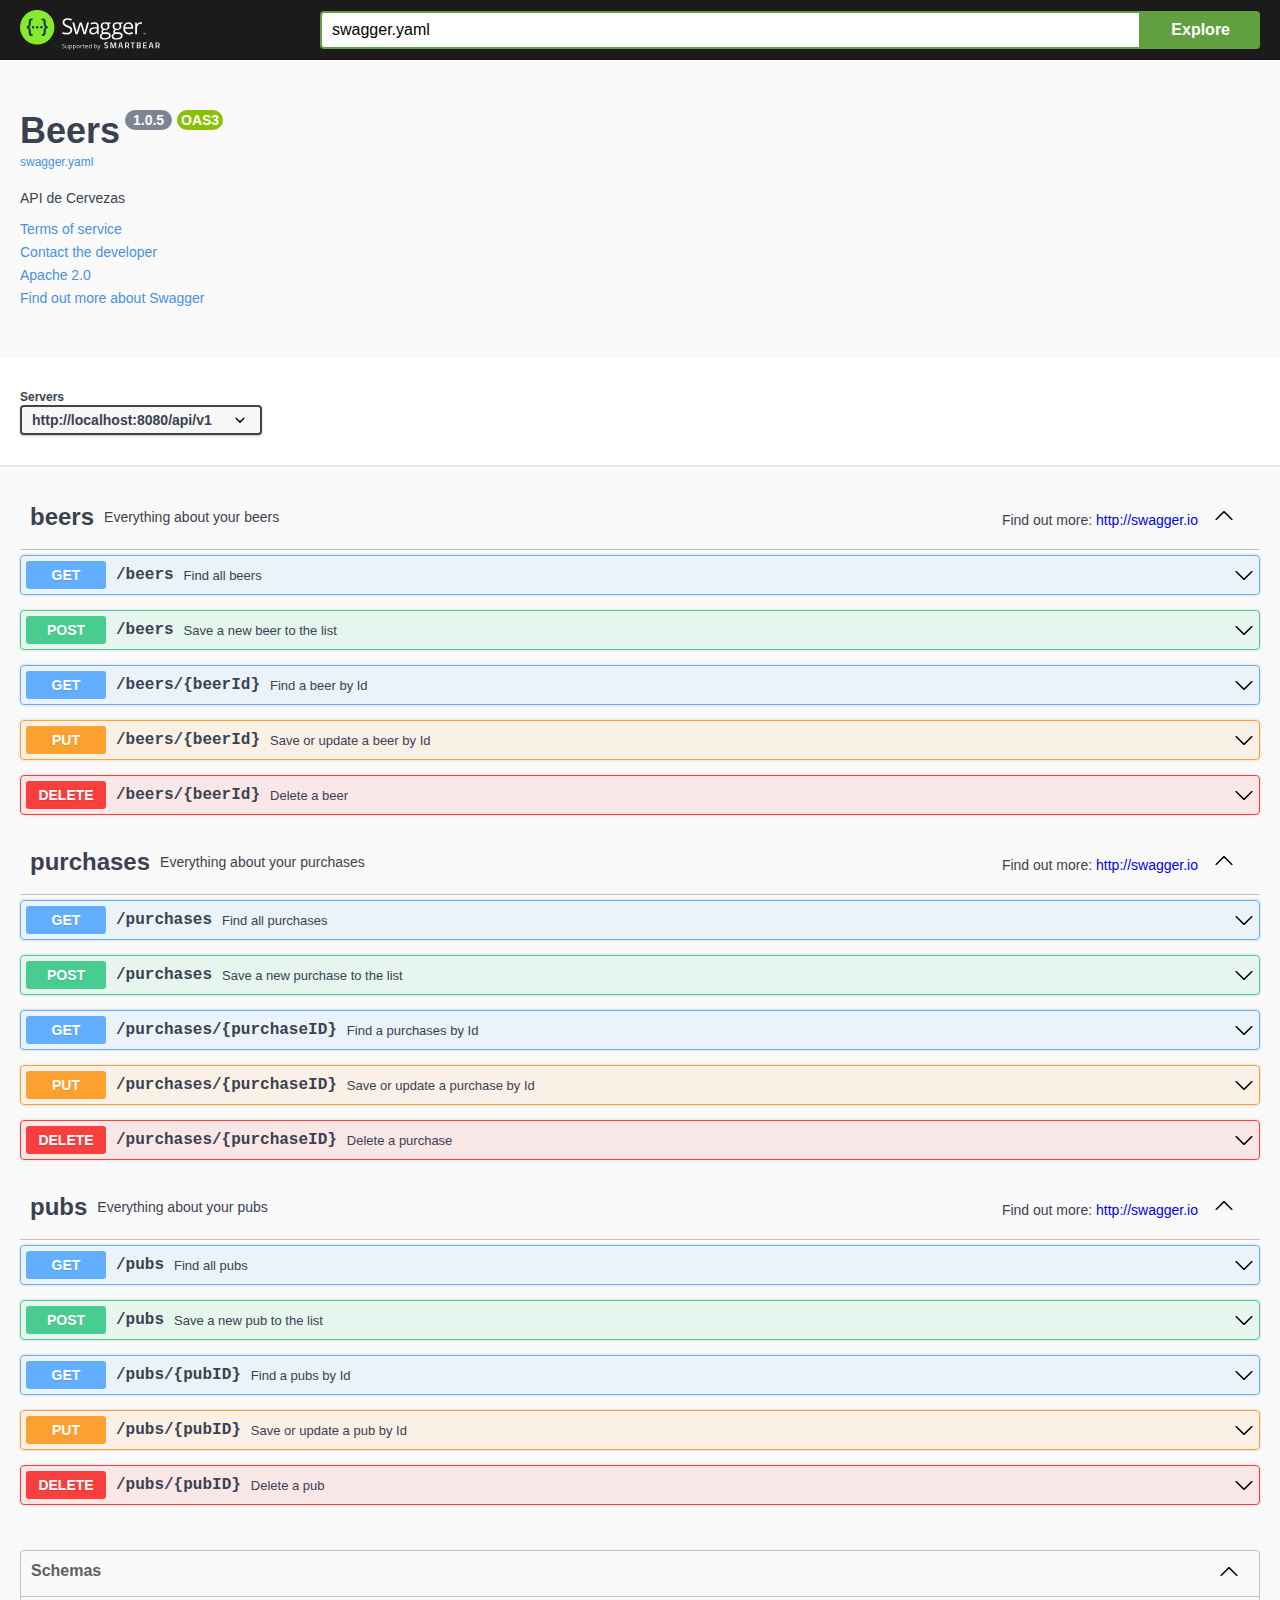
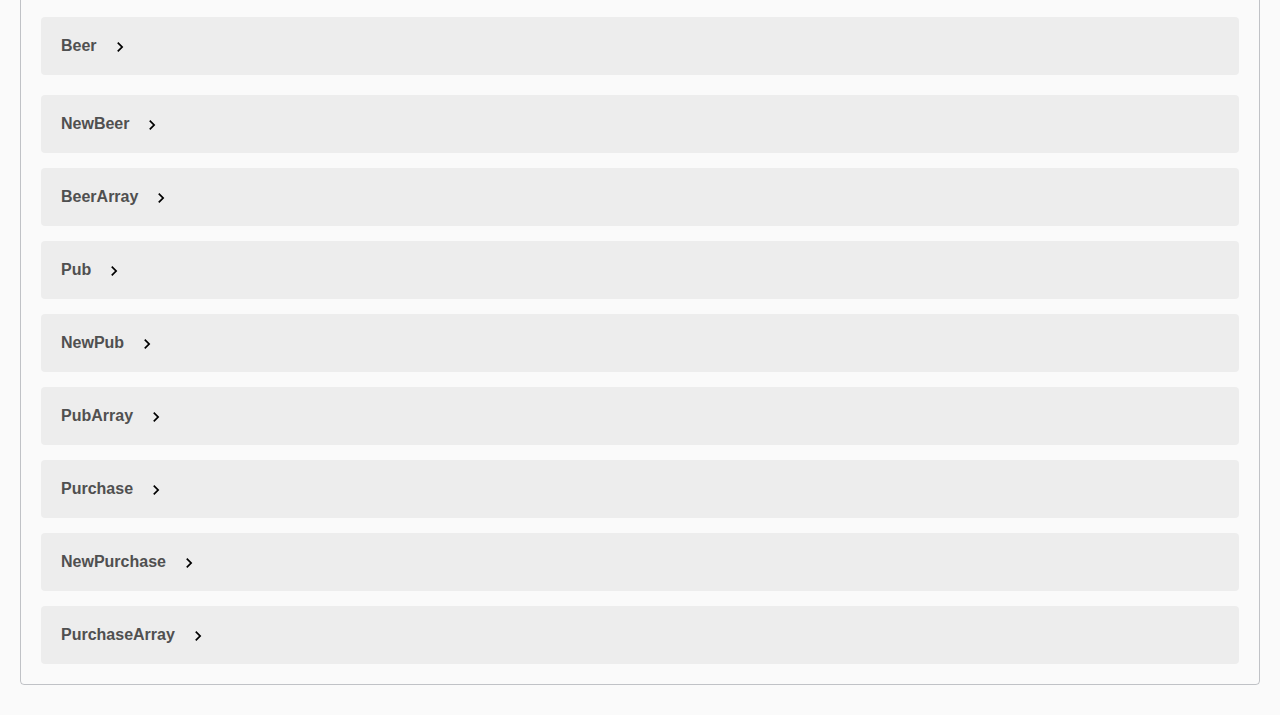
<file: src/main/resources/static/doc/index.html>
<!-- HTML for static distribution bundle build -->
<!DOCTYPE html>
<html lang="en">
  <head>
    <meta charset="UTF-8">
    <title>Swagger UI</title>
    <link rel="stylesheet" type="text/css" href="./swagger-ui.css" />
    <link rel="icon" type="image/png" href="./favicon-32x32.png" sizes="32x32" />
    <link rel="icon" type="image/png" href="./favicon-16x16.png" sizes="16x16" />
    <style>
      html
      {
        box-sizing: border-box;
        overflow: -moz-scrollbars-vertical;
        overflow-y: scroll;
      }

      *,
      *:before,
      *:after
      {
        box-sizing: inherit;
      }

      body
      {
        margin:0;
        background: #fafafa;
      }
    </style>
  </head>

  <body>
    <div id="swagger-ui"></div>

    <script src="./swagger-ui-bundle.js" charset="UTF-8"> </script>
    <script src="./swagger-ui-standalone-preset.js" charset="UTF-8"> </script>
    <script>
    window.onload = function() {
      // Begin Swagger UI call region
      const ui = SwaggerUIBundle({
        url: "swagger.yaml",
        dom_id: '#swagger-ui',
        deepLinking: true,
        presets: [
          SwaggerUIBundle.presets.apis,
          SwaggerUIStandalonePreset
        ],
        plugins: [
          SwaggerUIBundle.plugins.DownloadUrl
        ],
        layout: "StandaloneLayout"
      });
      // End Swagger UI call region

      window.ui = ui;
    };
  </script>
  </body>
</html>
</file>
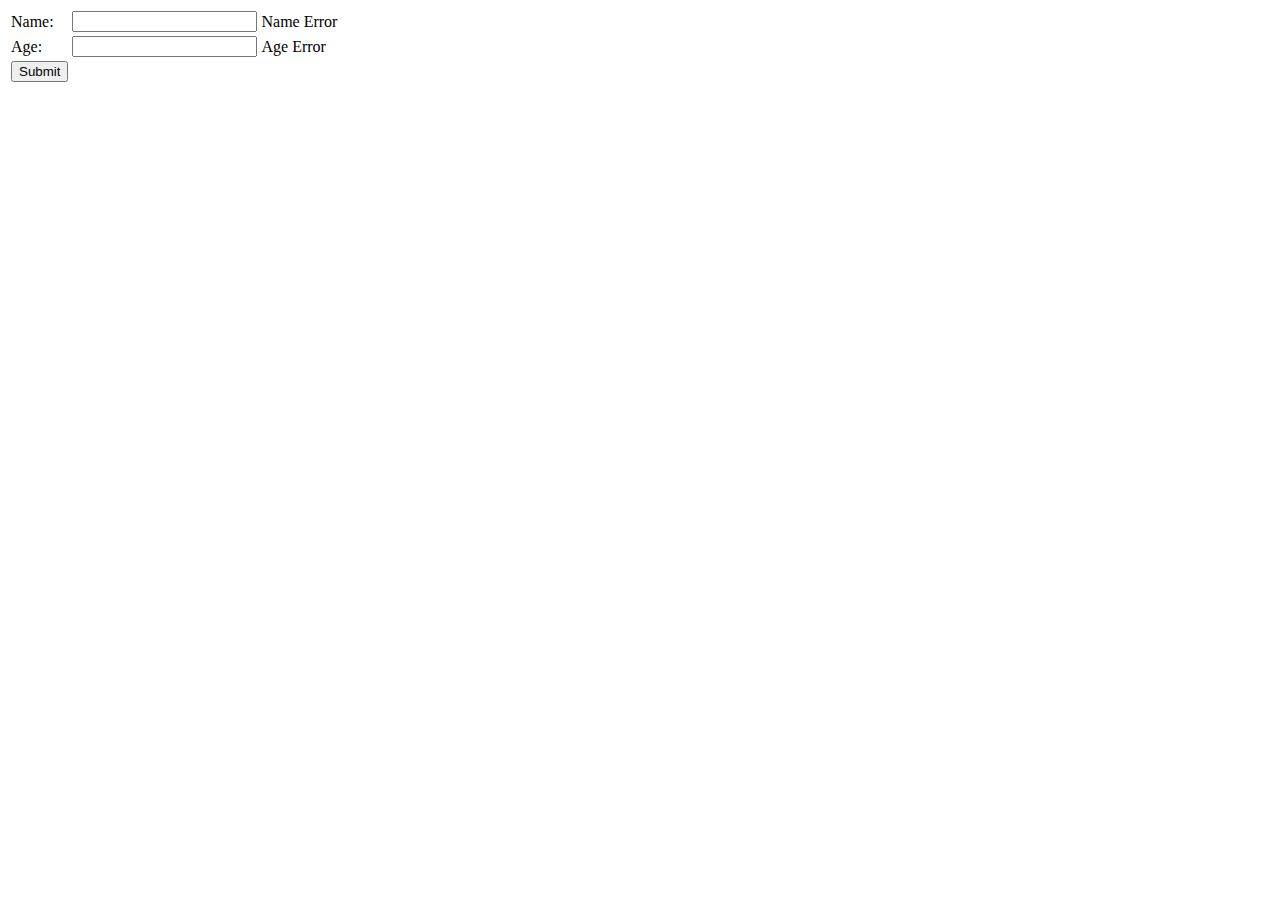
<file: src/main/resources/templates/form.html>
<!DOCTYPE HTML>
<html xmlns:th="http://www.thymeleaf.org">

<body>
    <form action="#" th:action="@{/form}" th:object="${personForm}" method="post">
        <table>
            <tr>
                <td>Name:</td>
                <td><input type="text" th:field="*{name}" /></td>
                <td th:if="${#fields.hasErrors('name')}" th:errors="*{name}">Name Error</td>
            </tr>
            <tr>
                <td>Age:</td>
                <td><input type="text" th:field="*{age}" /></td>
                <td th:if="${#fields.hasErrors('age')}" th:errors="*{age}">Age Error</td>
            </tr>
            <tr>
                <td><button type="submit">Submit</button></td>
            </tr>
        </table>
    </form>
</body>

</html>
</file>
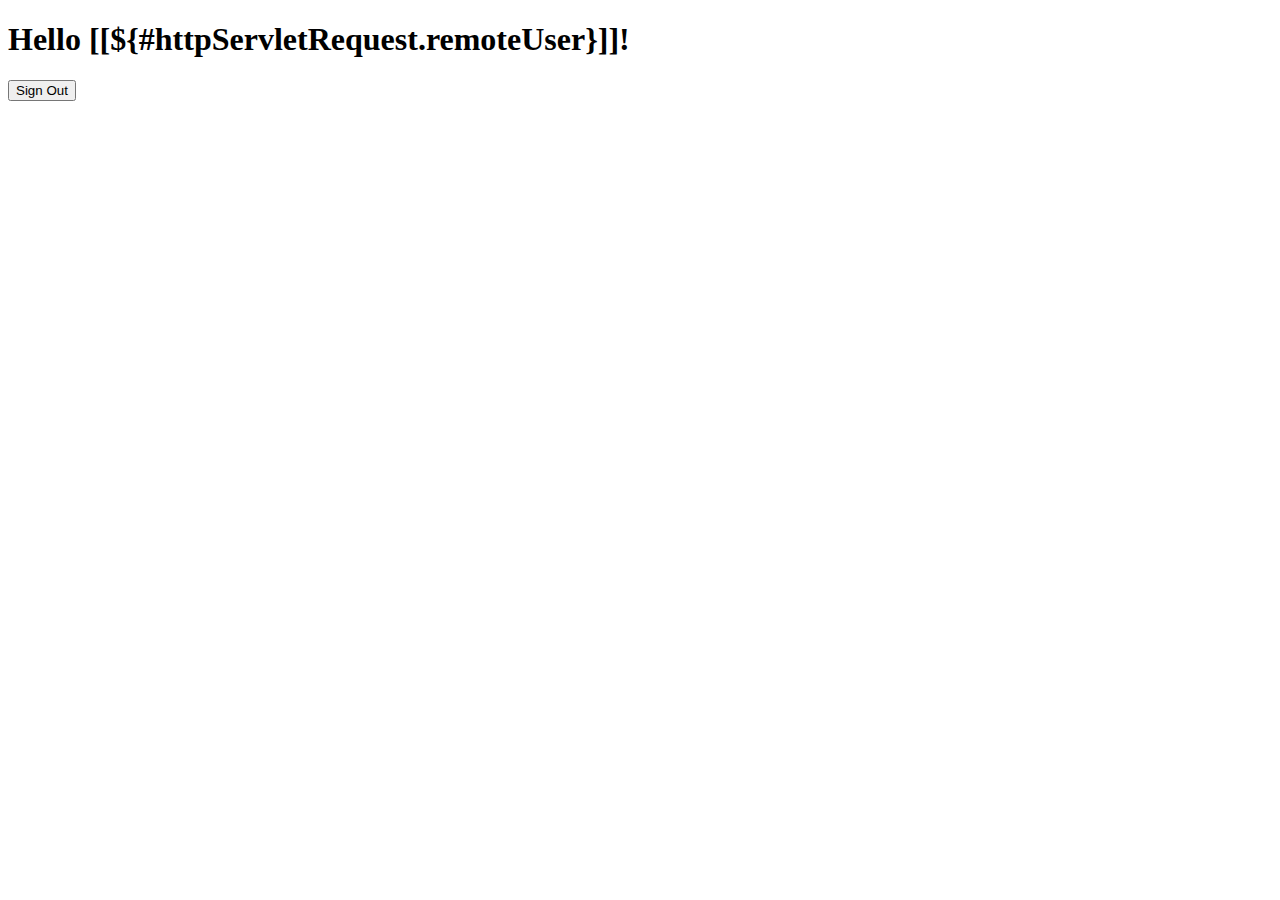
<file: src/main/resources/templates/hello.html>
<!DOCTYPE html>
<html xmlns="http://www.w3.org/1999/xhtml" xmlns:th="https://www.thymeleaf.org"
      xmlns:sec="https://www.thymeleaf.org/thymeleaf-extras-springsecurity3">
    <head>
        <title>Hello World!</title>
    </head>
    <body>
        <h1 th:inline="text">Hello [[${#httpServletRequest.remoteUser}]]!</h1>
        <form th:action="@{/logout}" method="post">
            <input type="submit" value="Sign Out"/>
        </form>
    </body>
</html>
</file>
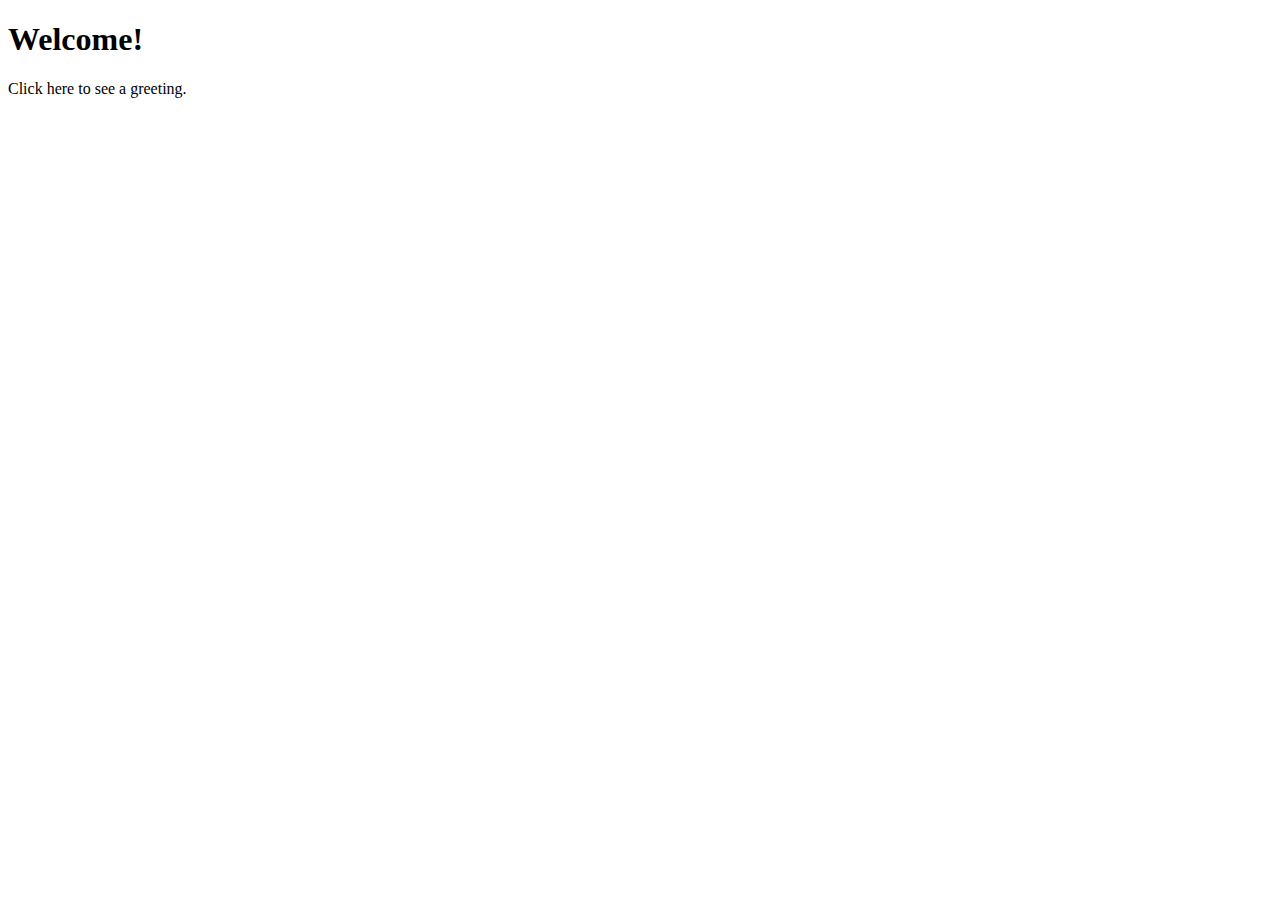
<file: src/main/resources/templates/home.html>
<!DOCTYPE html>
<html xmlns="http://www.w3.org/1999/xhtml" xmlns:th="https://www.thymeleaf.org" xmlns:sec="https://www.thymeleaf.org/thymeleaf-extras-springsecurity3">
    <head>
        <title>Spring Security Example</title>
    </head>
    <body>
        <h1>Welcome!</h1>
        
        <p>Click <a th:href="@{/hello}">here</a> to see a greeting.</p>
    </body>
</html>
</file>
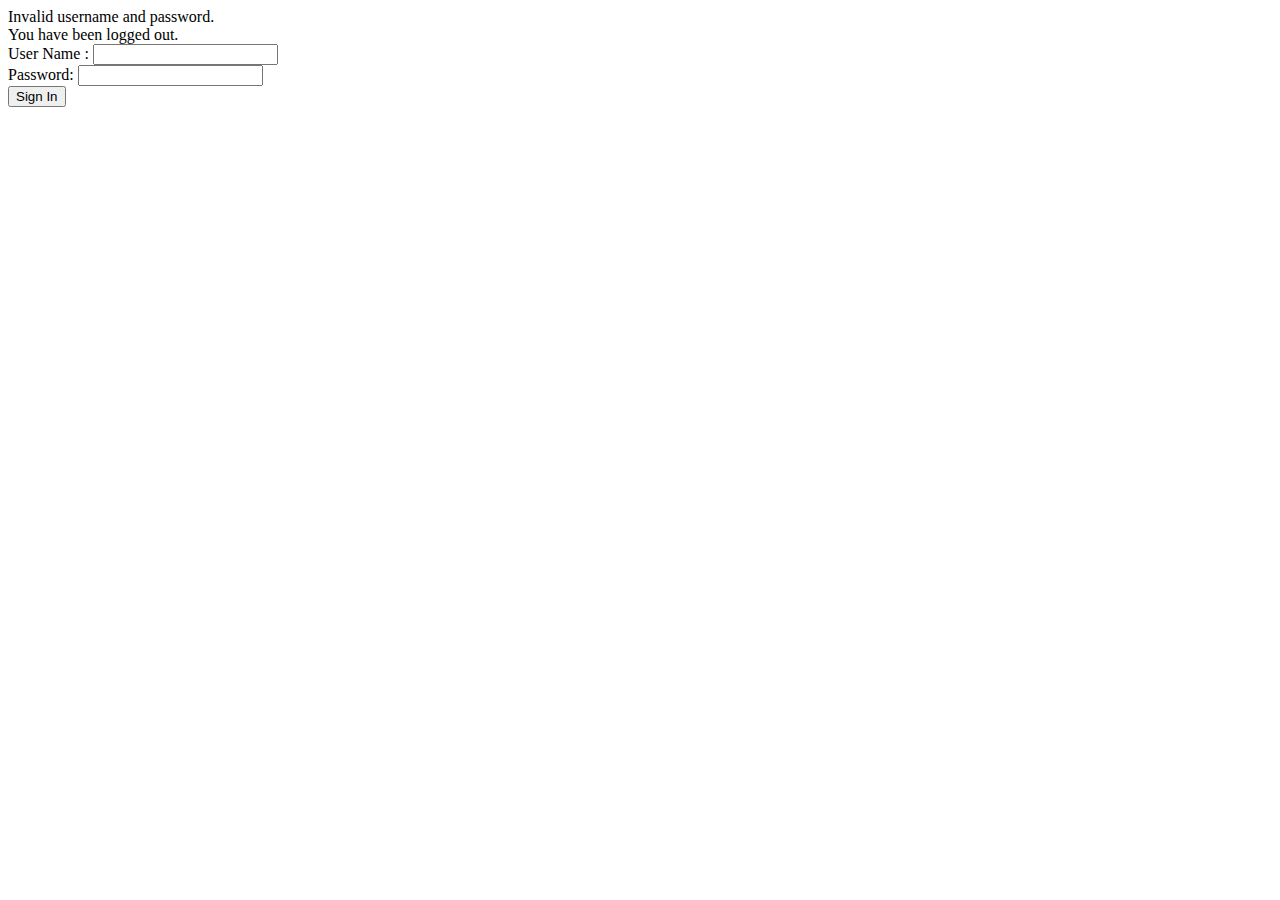
<file: src/main/resources/templates/login.html>
<!DOCTYPE html>
<html xmlns="http://www.w3.org/1999/xhtml" xmlns:th="https://www.thymeleaf.org"
      xmlns:sec="https://www.thymeleaf.org/thymeleaf-extras-springsecurity3">
    <head>
        <title>Spring Security Example </title>
    </head>
    <body>
        <div th:if="${param.error}">
            Invalid username and password.
        </div>
        <div th:if="${param.logout}">
            You have been logged out.
        </div>
        <form th:action="@{/login}" method="post">
            <div><label> User Name : <input type="text" name="username"/> </label></div>
            <div><label> Password: <input type="password" name="password"/> </label></div>
            <div><input type="submit" value="Sign In"/></div>
        </form>
    </body>
</html>
</file>
<file: src/main/resources/static/doc/swagger-ui.css>
.swagger-ui{color:#3b4151;
  /*! normalize.css v7.0.0 | MIT License | github.com/necolas/normalize.css */font-family:sans-serif}.swagger-ui html{-ms-text-size-adjust:100%;-webkit-text-size-adjust:100%;line-height:1.15}.swagger-ui body{margin:0}.swagger-ui article,.swagger-ui aside,.swagger-ui footer,.swagger-ui header,.swagger-ui nav,.swagger-ui section{display:block}.swagger-ui h1{font-size:2em;margin:.67em 0}.swagger-ui figcaption,.swagger-ui figure,.swagger-ui main{display:block}.swagger-ui figure{margin:1em 40px}.swagger-ui hr{box-sizing:content-box;height:0;overflow:visible}.swagger-ui pre{font-family:monospace,monospace;font-size:1em}.swagger-ui a{-webkit-text-decoration-skip:objects;background-color:transparent}.swagger-ui abbr[title]{border-bottom:none;text-decoration:underline;-webkit-text-decoration:underline dotted;text-decoration:underline dotted}.swagger-ui b,.swagger-ui strong{font-weight:inherit;font-weight:bolder}.swagger-ui code,.swagger-ui kbd,.swagger-ui samp{font-family:monospace,monospace;font-size:1em}.swagger-ui dfn{font-style:italic}.swagger-ui mark{background-color:#ff0;color:#000}.swagger-ui small{font-size:80%}.swagger-ui sub,.swagger-ui sup{font-size:75%;line-height:0;position:relative;vertical-align:baseline}.swagger-ui sub{bottom:-.25em}.swagger-ui sup{top:-.5em}.swagger-ui audio,.swagger-ui video{display:inline-block}.swagger-ui audio:not([controls]){display:none;height:0}.swagger-ui img{border-style:none}.swagger-ui svg:not(:root){overflow:hidden}.swagger-ui button,.swagger-ui input,.swagger-ui optgroup,.swagger-ui select,.swagger-ui textarea{font-family:sans-serif;font-size:100%;line-height:1.15;margin:0}.swagger-ui button,.swagger-ui input{overflow:visible}.swagger-ui button,.swagger-ui select{text-transform:none}.swagger-ui [type=reset],.swagger-ui [type=submit],.swagger-ui button,.swagger-ui html [type=button]{-webkit-appearance:button}.swagger-ui [type=button]::-moz-focus-inner,.swagger-ui [type=reset]::-moz-focus-inner,.swagger-ui [type=submit]::-moz-focus-inner,.swagger-ui button::-moz-focus-inner{border-style:none;padding:0}.swagger-ui [type=button]:-moz-focusring,.swagger-ui [type=reset]:-moz-focusring,.swagger-ui [type=submit]:-moz-focusring,.swagger-ui button:-moz-focusring{outline:1px dotted ButtonText}.swagger-ui fieldset{padding:.35em .75em .625em}.swagger-ui legend{box-sizing:border-box;color:inherit;display:table;max-width:100%;padding:0;white-space:normal}.swagger-ui progress{display:inline-block;vertical-align:baseline}.swagger-ui textarea{overflow:auto}.swagger-ui [type=checkbox],.swagger-ui [type=radio]{box-sizing:border-box;padding:0}.swagger-ui [type=number]::-webkit-inner-spin-button,.swagger-ui [type=number]::-webkit-outer-spin-button{height:auto}.swagger-ui [type=search]{-webkit-appearance:textfield;outline-offset:-2px}.swagger-ui [type=search]::-webkit-search-cancel-button,.swagger-ui [type=search]::-webkit-search-decoration{-webkit-appearance:none}.swagger-ui ::-webkit-file-upload-button{-webkit-appearance:button;font:inherit}.swagger-ui details,.swagger-ui menu{display:block}.swagger-ui summary{display:list-item}.swagger-ui canvas{display:inline-block}.swagger-ui [hidden],.swagger-ui template{display:none}.swagger-ui .debug *{outline:1px solid gold}.swagger-ui .debug-white *{outline:1px solid #fff}.swagger-ui .debug-black *{outline:1px solid #000}.swagger-ui .debug-grid{background:transparent url([data-uri]) repeat 0 0}.swagger-ui .debug-grid-16{background:transparent url([data-uri]) repeat 0 0}.swagger-ui .debug-grid-8-solid{background:#fff url([data-uri]) repeat 0 0}.swagger-ui .debug-grid-16-solid{background:#fff url([data-uri]) repeat 0 0}.swagger-ui .border-box,.swagger-ui a,.swagger-ui article,.swagger-ui body,.swagger-ui code,.swagger-ui dd,.swagger-ui div,.swagger-ui dl,.swagger-ui dt,.swagger-ui fieldset,.swagger-ui footer,.swagger-ui form,.swagger-ui h1,.swagger-ui h2,.swagger-ui h3,.swagger-ui h4,.swagger-ui h5,.swagger-ui h6,.swagger-ui header,.swagger-ui html,.swagger-ui input[type=email],.swagger-ui input[type=number],.swagger-ui input[type=password],.swagger-ui input[type=tel],.swagger-ui input[type=text],.swagger-ui input[type=url],.swagger-ui legend,.swagger-ui li,.swagger-ui main,.swagger-ui ol,.swagger-ui p,.swagger-ui pre,.swagger-ui section,.swagger-ui table,.swagger-ui td,.swagger-ui textarea,.swagger-ui th,.swagger-ui tr,.swagger-ui ul{box-sizing:border-box}.swagger-ui .aspect-ratio{height:0;position:relative}.swagger-ui .aspect-ratio--16x9{padding-bottom:56.25%}.swagger-ui .aspect-ratio--9x16{padding-bottom:177.77%}.swagger-ui .aspect-ratio--4x3{padding-bottom:75%}.swagger-ui .aspect-ratio--3x4{padding-bottom:133.33%}.swagger-ui .aspect-ratio--6x4{padding-bottom:66.6%}.swagger-ui .aspect-ratio--4x6{padding-bottom:150%}.swagger-ui .aspect-ratio--8x5{padding-bottom:62.5%}.swagger-ui .aspect-ratio--5x8{padding-bottom:160%}.swagger-ui .aspect-ratio--7x5{padding-bottom:71.42%}.swagger-ui .aspect-ratio--5x7{padding-bottom:140%}.swagger-ui .aspect-ratio--1x1{padding-bottom:100%}.swagger-ui .aspect-ratio--object{bottom:0;height:100%;left:0;position:absolute;right:0;top:0;width:100%;z-index:100}@media screen and (min-width:30em){.swagger-ui .aspect-ratio-ns{height:0;position:relative}.swagger-ui .aspect-ratio--16x9-ns{padding-bottom:56.25%}.swagger-ui .aspect-ratio--9x16-ns{padding-bottom:177.77%}.swagger-ui .aspect-ratio--4x3-ns{padding-bottom:75%}.swagger-ui .aspect-ratio--3x4-ns{padding-bottom:133.33%}.swagger-ui .aspect-ratio--6x4-ns{padding-bottom:66.6%}.swagger-ui .aspect-ratio--4x6-ns{padding-bottom:150%}.swagger-ui .aspect-ratio--8x5-ns{padding-bottom:62.5%}.swagger-ui .aspect-ratio--5x8-ns{padding-bottom:160%}.swagger-ui .aspect-ratio--7x5-ns{padding-bottom:71.42%}.swagger-ui .aspect-ratio--5x7-ns{padding-bottom:140%}.swagger-ui .aspect-ratio--1x1-ns{padding-bottom:100%}.swagger-ui .aspect-ratio--object-ns{bottom:0;height:100%;left:0;position:absolute;right:0;top:0;width:100%;z-index:100}}@media screen and (min-width:30em) and (max-width:60em){.swagger-ui .aspect-ratio-m{height:0;position:relative}.swagger-ui .aspect-ratio--16x9-m{padding-bottom:56.25%}.swagger-ui .aspect-ratio--9x16-m{padding-bottom:177.77%}.swagger-ui .aspect-ratio--4x3-m{padding-bottom:75%}.swagger-ui .aspect-ratio--3x4-m{padding-bottom:133.33%}.swagger-ui .aspect-ratio--6x4-m{padding-bottom:66.6%}.swagger-ui .aspect-ratio--4x6-m{padding-bottom:150%}.swagger-ui .aspect-ratio--8x5-m{padding-bottom:62.5%}.swagger-ui .aspect-ratio--5x8-m{padding-bottom:160%}.swagger-ui .aspect-ratio--7x5-m{padding-bottom:71.42%}.swagger-ui .aspect-ratio--5x7-m{padding-bottom:140%}.swagger-ui .aspect-ratio--1x1-m{padding-bottom:100%}.swagger-ui .aspect-ratio--object-m{bottom:0;height:100%;left:0;position:absolute;right:0;top:0;width:100%;z-index:100}}@media screen and (min-width:60em){.swagger-ui .aspect-ratio-l{height:0;position:relative}.swagger-ui .aspect-ratio--16x9-l{padding-bottom:56.25%}.swagger-ui .aspect-ratio--9x16-l{padding-bottom:177.77%}.swagger-ui .aspect-ratio--4x3-l{padding-bottom:75%}.swagger-ui .aspect-ratio--3x4-l{padding-bottom:133.33%}.swagger-ui .aspect-ratio--6x4-l{padding-bottom:66.6%}.swagger-ui .aspect-ratio--4x6-l{padding-bottom:150%}.swagger-ui .aspect-ratio--8x5-l{padding-bottom:62.5%}.swagger-ui .aspect-ratio--5x8-l{padding-bottom:160%}.swagger-ui .aspect-ratio--7x5-l{padding-bottom:71.42%}.swagger-ui .aspect-ratio--5x7-l{padding-bottom:140%}.swagger-ui .aspect-ratio--1x1-l{padding-bottom:100%}.swagger-ui .aspect-ratio--object-l{bottom:0;height:100%;left:0;position:absolute;right:0;top:0;width:100%;z-index:100}}.swagger-ui img{max-width:100%}.swagger-ui .cover{background-size:cover!important}.swagger-ui .contain{background-size:contain!important}@media screen and (min-width:30em){.swagger-ui .cover-ns{background-size:cover!important}.swagger-ui .contain-ns{background-size:contain!important}}@media screen and (min-width:30em) and (max-width:60em){.swagger-ui .cover-m{background-size:cover!important}.swagger-ui .contain-m{background-size:contain!important}}@media screen and (min-width:60em){.swagger-ui .cover-l{background-size:cover!important}.swagger-ui .contain-l{background-size:contain!important}}.swagger-ui .bg-center{background-position:50%;background-repeat:no-repeat}.swagger-ui .bg-top{background-position:top;background-repeat:no-repeat}.swagger-ui .bg-right{background-position:100%;background-repeat:no-repeat}.swagger-ui .bg-bottom{background-position:bottom;background-repeat:no-repeat}.swagger-ui .bg-left{background-position:0;background-repeat:no-repeat}@media screen and (min-width:30em){.swagger-ui .bg-center-ns{background-position:50%;background-repeat:no-repeat}.swagger-ui .bg-top-ns{background-position:top;background-repeat:no-repeat}.swagger-ui .bg-right-ns{background-position:100%;background-repeat:no-repeat}.swagger-ui .bg-bottom-ns{background-position:bottom;background-repeat:no-repeat}.swagger-ui .bg-left-ns{background-position:0;background-repeat:no-repeat}}@media screen and (min-width:30em) and (max-width:60em){.swagger-ui .bg-center-m{background-position:50%;background-repeat:no-repeat}.swagger-ui .bg-top-m{background-position:top;background-repeat:no-repeat}.swagger-ui .bg-right-m{background-position:100%;background-repeat:no-repeat}.swagger-ui .bg-bottom-m{background-position:bottom;background-repeat:no-repeat}.swagger-ui .bg-left-m{background-position:0;background-repeat:no-repeat}}@media screen and (min-width:60em){.swagger-ui .bg-center-l{background-position:50%;background-repeat:no-repeat}.swagger-ui .bg-top-l{background-position:top;background-repeat:no-repeat}.swagger-ui .bg-right-l{background-position:100%;background-repeat:no-repeat}.swagger-ui .bg-bottom-l{background-position:bottom;background-repeat:no-repeat}.swagger-ui .bg-left-l{background-position:0;background-repeat:no-repeat}}.swagger-ui .outline{outline:1px solid}.swagger-ui .outline-transparent{outline:1px solid transparent}.swagger-ui .outline-0{outline:0}@media screen and (min-width:30em){.swagger-ui .outline-ns{outline:1px solid}.swagger-ui .outline-transparent-ns{outline:1px solid transparent}.swagger-ui .outline-0-ns{outline:0}}@media screen and (min-width:30em) and (max-width:60em){.swagger-ui .outline-m{outline:1px solid}.swagger-ui .outline-transparent-m{outline:1px solid transparent}.swagger-ui .outline-0-m{outline:0}}@media screen and (min-width:60em){.swagger-ui .outline-l{outline:1px solid}.swagger-ui .outline-transparent-l{outline:1px solid transparent}.swagger-ui .outline-0-l{outline:0}}.swagger-ui .ba{border-style:solid;border-width:1px}.swagger-ui .bt{border-top-style:solid;border-top-width:1px}.swagger-ui .br{border-right-style:solid;border-right-width:1px}.swagger-ui .bb{border-bottom-style:solid;border-bottom-width:1px}.swagger-ui .bl{border-left-style:solid;border-left-width:1px}.swagger-ui .bn{border-style:none;border-width:0}@media screen and (min-width:30em){.swagger-ui .ba-ns{border-style:solid;border-width:1px}.swagger-ui .bt-ns{border-top-style:solid;border-top-width:1px}.swagger-ui .br-ns{border-right-style:solid;border-right-width:1px}.swagger-ui .bb-ns{border-bottom-style:solid;border-bottom-width:1px}.swagger-ui .bl-ns{border-left-style:solid;border-left-width:1px}.swagger-ui .bn-ns{border-style:none;border-width:0}}@media screen and (min-width:30em) and (max-width:60em){.swagger-ui .ba-m{border-style:solid;border-width:1px}.swagger-ui .bt-m{border-top-style:solid;border-top-width:1px}.swagger-ui .br-m{border-right-style:solid;border-right-width:1px}.swagger-ui .bb-m{border-bottom-style:solid;border-bottom-width:1px}.swagger-ui .bl-m{border-left-style:solid;border-left-width:1px}.swagger-ui .bn-m{border-style:none;border-width:0}}@media screen and (min-width:60em){.swagger-ui .ba-l{border-style:solid;border-width:1px}.swagger-ui .bt-l{border-top-style:solid;border-top-width:1px}.swagger-ui .br-l{border-right-style:solid;border-right-width:1px}.swagger-ui .bb-l{border-bottom-style:solid;border-bottom-width:1px}.swagger-ui .bl-l{border-left-style:solid;border-left-width:1px}.swagger-ui .bn-l{border-style:none;border-width:0}}.swagger-ui .b--black{border-color:#000}.swagger-ui .b--near-black{border-color:#111}.swagger-ui .b--dark-gray{border-color:#333}.swagger-ui .b--mid-gray{border-color:#555}.swagger-ui .b--gray{border-color:#777}.swagger-ui .b--silver{border-color:#999}.swagger-ui .b--light-silver{border-color:#aaa}.swagger-ui .b--moon-gray{border-color:#ccc}.swagger-ui .b--light-gray{border-color:#eee}.swagger-ui .b--near-white{border-color:#f4f4f4}.swagger-ui .b--white{border-color:#fff}.swagger-ui .b--white-90{border-color:hsla(0,0%,100%,.9)}.swagger-ui .b--white-80{border-color:hsla(0,0%,100%,.8)}.swagger-ui .b--white-70{border-color:hsla(0,0%,100%,.7)}.swagger-ui .b--white-60{border-color:hsla(0,0%,100%,.6)}.swagger-ui .b--white-50{border-color:hsla(0,0%,100%,.5)}.swagger-ui .b--white-40{border-color:hsla(0,0%,100%,.4)}.swagger-ui .b--white-30{border-color:hsla(0,0%,100%,.3)}.swagger-ui .b--white-20{border-color:hsla(0,0%,100%,.2)}.swagger-ui .b--white-10{border-color:hsla(0,0%,100%,.1)}.swagger-ui .b--white-05{border-color:hsla(0,0%,100%,.05)}.swagger-ui .b--white-025{border-color:hsla(0,0%,100%,.025)}.swagger-ui .b--white-0125{border-color:hsla(0,0%,100%,.013)}.swagger-ui .b--black-90{border-color:rgba(0,0,0,.9)}.swagger-ui .b--black-80{border-color:rgba(0,0,0,.8)}.swagger-ui .b--black-70{border-color:rgba(0,0,0,.7)}.swagger-ui .b--black-60{border-color:rgba(0,0,0,.6)}.swagger-ui .b--black-50{border-color:rgba(0,0,0,.5)}.swagger-ui .b--black-40{border-color:rgba(0,0,0,.4)}.swagger-ui .b--black-30{border-color:rgba(0,0,0,.3)}.swagger-ui .b--black-20{border-color:rgba(0,0,0,.2)}.swagger-ui .b--black-10{border-color:rgba(0,0,0,.1)}.swagger-ui .b--black-05{border-color:rgba(0,0,0,.05)}.swagger-ui .b--black-025{border-color:rgba(0,0,0,.025)}.swagger-ui .b--black-0125{border-color:rgba(0,0,0,.013)}.swagger-ui .b--dark-red{border-color:#e7040f}.swagger-ui .b--red{border-color:#ff4136}.swagger-ui .b--light-red{border-color:#ff725c}.swagger-ui .b--orange{border-color:#ff6300}.swagger-ui .b--gold{border-color:#ffb700}.swagger-ui .b--yellow{border-color:gold}.swagger-ui .b--light-yellow{border-color:#fbf1a9}.swagger-ui .b--purple{border-color:#5e2ca5}.swagger-ui .b--light-purple{border-color:#a463f2}.swagger-ui .b--dark-pink{border-color:#d5008f}.swagger-ui .b--hot-pink{border-color:#ff41b4}.swagger-ui .b--pink{border-color:#ff80cc}.swagger-ui .b--light-pink{border-color:#ffa3d7}.swagger-ui .b--dark-green{border-color:#137752}.swagger-ui .b--green{border-color:#19a974}.swagger-ui .b--light-green{border-color:#9eebcf}.swagger-ui .b--navy{border-color:#001b44}.swagger-ui .b--dark-blue{border-color:#00449e}.swagger-ui .b--blue{border-color:#357edd}.swagger-ui .b--light-blue{border-color:#96ccff}.swagger-ui .b--lightest-blue{border-color:#cdecff}.swagger-ui .b--washed-blue{border-color:#f6fffe}.swagger-ui .b--washed-green{border-color:#e8fdf5}.swagger-ui .b--washed-yellow{border-color:#fffceb}.swagger-ui .b--washed-red{border-color:#ffdfdf}.swagger-ui .b--transparent{border-color:transparent}.swagger-ui .b--inherit{border-color:inherit}.swagger-ui .br0{border-radius:0}.swagger-ui .br1{border-radius:.125rem}.swagger-ui .br2{border-radius:.25rem}.swagger-ui .br3{border-radius:.5rem}.swagger-ui .br4{border-radius:1rem}.swagger-ui .br-100{border-radius:100%}.swagger-ui .br-pill{border-radius:9999px}.swagger-ui .br--bottom{border-top-left-radius:0;border-top-right-radius:0}.swagger-ui .br--top{border-bottom-left-radius:0;border-bottom-right-radius:0}.swagger-ui .br--right{border-bottom-left-radius:0;border-top-left-radius:0}.swagger-ui .br--left{border-bottom-right-radius:0;border-top-right-radius:0}@media screen and (min-width:30em){.swagger-ui .br0-ns{border-radius:0}.swagger-ui .br1-ns{border-radius:.125rem}.swagger-ui .br2-ns{border-radius:.25rem}.swagger-ui .br3-ns{border-radius:.5rem}.swagger-ui .br4-ns{border-radius:1rem}.swagger-ui .br-100-ns{border-radius:100%}.swagger-ui .br-pill-ns{border-radius:9999px}.swagger-ui .br--bottom-ns{border-top-left-radius:0;border-top-right-radius:0}.swagger-ui .br--top-ns{border-bottom-left-radius:0;border-bottom-right-radius:0}.swagger-ui .br--right-ns{border-bottom-left-radius:0;border-top-left-radius:0}.swagger-ui .br--left-ns{border-bottom-right-radius:0;border-top-right-radius:0}}@media screen and (min-width:30em) and (max-width:60em){.swagger-ui .br0-m{border-radius:0}.swagger-ui .br1-m{border-radius:.125rem}.swagger-ui .br2-m{border-radius:.25rem}.swagger-ui .br3-m{border-radius:.5rem}.swagger-ui .br4-m{border-radius:1rem}.swagger-ui .br-100-m{border-radius:100%}.swagger-ui .br-pill-m{border-radius:9999px}.swagger-ui .br--bottom-m{border-top-left-radius:0;border-top-right-radius:0}.swagger-ui .br--top-m{border-bottom-left-radius:0;border-bottom-right-radius:0}.swagger-ui .br--right-m{border-bottom-left-radius:0;border-top-left-radius:0}.swagger-ui .br--left-m{border-bottom-right-radius:0;border-top-right-radius:0}}@media screen and (min-width:60em){.swagger-ui .br0-l{border-radius:0}.swagger-ui .br1-l{border-radius:.125rem}.swagger-ui .br2-l{border-radius:.25rem}.swagger-ui .br3-l{border-radius:.5rem}.swagger-ui .br4-l{border-radius:1rem}.swagger-ui .br-100-l{border-radius:100%}.swagger-ui .br-pill-l{border-radius:9999px}.swagger-ui .br--bottom-l{border-top-left-radius:0;border-top-right-radius:0}.swagger-ui .br--top-l{border-bottom-left-radius:0;border-bottom-right-radius:0}.swagger-ui .br--right-l{border-bottom-left-radius:0;border-top-left-radius:0}.swagger-ui .br--left-l{border-bottom-right-radius:0;border-top-right-radius:0}}.swagger-ui .b--dotted{border-style:dotted}.swagger-ui .b--dashed{border-style:dashed}.swagger-ui .b--solid{border-style:solid}.swagger-ui .b--none{border-style:none}@media screen and (min-width:30em){.swagger-ui .b--dotted-ns{border-style:dotted}.swagger-ui .b--dashed-ns{border-style:dashed}.swagger-ui .b--solid-ns{border-style:solid}.swagger-ui .b--none-ns{border-style:none}}@media screen and (min-width:30em) and (max-width:60em){.swagger-ui .b--dotted-m{border-style:dotted}.swagger-ui .b--dashed-m{border-style:dashed}.swagger-ui .b--solid-m{border-style:solid}.swagger-ui .b--none-m{border-style:none}}@media screen and (min-width:60em){.swagger-ui .b--dotted-l{border-style:dotted}.swagger-ui .b--dashed-l{border-style:dashed}.swagger-ui .b--solid-l{border-style:solid}.swagger-ui .b--none-l{border-style:none}}.swagger-ui .bw0{border-width:0}.swagger-ui .bw1{border-width:.125rem}.swagger-ui .bw2{border-width:.25rem}.swagger-ui .bw3{border-width:.5rem}.swagger-ui .bw4{border-width:1rem}.swagger-ui .bw5{border-width:2rem}.swagger-ui .bt-0{border-top-width:0}.swagger-ui .br-0{border-right-width:0}.swagger-ui .bb-0{border-bottom-width:0}.swagger-ui .bl-0{border-left-width:0}@media screen and (min-width:30em){.swagger-ui .bw0-ns{border-width:0}.swagger-ui .bw1-ns{border-width:.125rem}.swagger-ui .bw2-ns{border-width:.25rem}.swagger-ui .bw3-ns{border-width:.5rem}.swagger-ui .bw4-ns{border-width:1rem}.swagger-ui .bw5-ns{border-width:2rem}.swagger-ui .bt-0-ns{border-top-width:0}.swagger-ui .br-0-ns{border-right-width:0}.swagger-ui .bb-0-ns{border-bottom-width:0}.swagger-ui .bl-0-ns{border-left-width:0}}@media screen and (min-width:30em) and (max-width:60em){.swagger-ui .bw0-m{border-width:0}.swagger-ui .bw1-m{border-width:.125rem}.swagger-ui .bw2-m{border-width:.25rem}.swagger-ui .bw3-m{border-width:.5rem}.swagger-ui .bw4-m{border-width:1rem}.swagger-ui .bw5-m{border-width:2rem}.swagger-ui .bt-0-m{border-top-width:0}.swagger-ui .br-0-m{border-right-width:0}.swagger-ui .bb-0-m{border-bottom-width:0}.swagger-ui .bl-0-m{border-left-width:0}}@media screen and (min-width:60em){.swagger-ui .bw0-l{border-width:0}.swagger-ui .bw1-l{border-width:.125rem}.swagger-ui .bw2-l{border-width:.25rem}.swagger-ui .bw3-l{border-width:.5rem}.swagger-ui .bw4-l{border-width:1rem}.swagger-ui .bw5-l{border-width:2rem}.swagger-ui .bt-0-l{border-top-width:0}.swagger-ui .br-0-l{border-right-width:0}.swagger-ui .bb-0-l{border-bottom-width:0}.swagger-ui .bl-0-l{border-left-width:0}}.swagger-ui .shadow-1{box-shadow:0 0 4px 2px rgba(0,0,0,.2)}.swagger-ui .shadow-2{box-shadow:0 0 8px 2px rgba(0,0,0,.2)}.swagger-ui .shadow-3{box-shadow:2px 2px 4px 2px rgba(0,0,0,.2)}.swagger-ui .shadow-4{box-shadow:2px 2px 8px 0 rgba(0,0,0,.2)}.swagger-ui .shadow-5{box-shadow:4px 4px 8px 0 rgba(0,0,0,.2)}@media screen and (min-width:30em){.swagger-ui .shadow-1-ns{box-shadow:0 0 4px 2px rgba(0,0,0,.2)}.swagger-ui .shadow-2-ns{box-shadow:0 0 8px 2px rgba(0,0,0,.2)}.swagger-ui .shadow-3-ns{box-shadow:2px 2px 4px 2px rgba(0,0,0,.2)}.swagger-ui .shadow-4-ns{box-shadow:2px 2px 8px 0 rgba(0,0,0,.2)}.swagger-ui .shadow-5-ns{box-shadow:4px 4px 8px 0 rgba(0,0,0,.2)}}@media screen and (min-width:30em) and (max-width:60em){.swagger-ui .shadow-1-m{box-shadow:0 0 4px 2px rgba(0,0,0,.2)}.swagger-ui .shadow-2-m{box-shadow:0 0 8px 2px rgba(0,0,0,.2)}.swagger-ui .shadow-3-m{box-shadow:2px 2px 4px 2px rgba(0,0,0,.2)}.swagger-ui .shadow-4-m{box-shadow:2px 2px 8px 0 rgba(0,0,0,.2)}.swagger-ui .shadow-5-m{box-shadow:4px 4px 8px 0 rgba(0,0,0,.2)}}@media screen and (min-width:60em){.swagger-ui .shadow-1-l{box-shadow:0 0 4px 2px rgba(0,0,0,.2)}.swagger-ui .shadow-2-l{box-shadow:0 0 8px 2px rgba(0,0,0,.2)}.swagger-ui .shadow-3-l{box-shadow:2px 2px 4px 2px rgba(0,0,0,.2)}.swagger-ui .shadow-4-l{box-shadow:2px 2px 8px 0 rgba(0,0,0,.2)}.swagger-ui .shadow-5-l{box-shadow:4px 4px 8px 0 rgba(0,0,0,.2)}}.swagger-ui .pre{overflow-x:auto;overflow-y:hidden;overflow:scroll}.swagger-ui .top-0{top:0}.swagger-ui .right-0{right:0}.swagger-ui .bottom-0{bottom:0}.swagger-ui .left-0{left:0}.swagger-ui .top-1{top:1rem}.swagger-ui .right-1{right:1rem}.swagger-ui .bottom-1{bottom:1rem}.swagger-ui .left-1{left:1rem}.swagger-ui .top-2{top:2rem}.swagger-ui .right-2{right:2rem}.swagger-ui .bottom-2{bottom:2rem}.swagger-ui .left-2{left:2rem}.swagger-ui .top--1{top:-1rem}.swagger-ui .right--1{right:-1rem}.swagger-ui .bottom--1{bottom:-1rem}.swagger-ui .left--1{left:-1rem}.swagger-ui .top--2{top:-2rem}.swagger-ui .right--2{right:-2rem}.swagger-ui .bottom--2{bottom:-2rem}.swagger-ui .left--2{left:-2rem}.swagger-ui .absolute--fill{bottom:0;left:0;right:0;top:0}@media screen and (min-width:30em){.swagger-ui .top-0-ns{top:0}.swagger-ui .left-0-ns{left:0}.swagger-ui .right-0-ns{right:0}.swagger-ui .bottom-0-ns{bottom:0}.swagger-ui .top-1-ns{top:1rem}.swagger-ui .left-1-ns{left:1rem}.swagger-ui .right-1-ns{right:1rem}.swagger-ui .bottom-1-ns{bottom:1rem}.swagger-ui .top-2-ns{top:2rem}.swagger-ui .left-2-ns{left:2rem}.swagger-ui .right-2-ns{right:2rem}.swagger-ui .bottom-2-ns{bottom:2rem}.swagger-ui .top--1-ns{top:-1rem}.swagger-ui .right--1-ns{right:-1rem}.swagger-ui .bottom--1-ns{bottom:-1rem}.swagger-ui .left--1-ns{left:-1rem}.swagger-ui .top--2-ns{top:-2rem}.swagger-ui .right--2-ns{right:-2rem}.swagger-ui .bottom--2-ns{bottom:-2rem}.swagger-ui .left--2-ns{left:-2rem}.swagger-ui .absolute--fill-ns{bottom:0;left:0;right:0;top:0}}@media screen and (min-width:30em) and (max-width:60em){.swagger-ui .top-0-m{top:0}.swagger-ui .left-0-m{left:0}.swagger-ui .right-0-m{right:0}.swagger-ui .bottom-0-m{bottom:0}.swagger-ui .top-1-m{top:1rem}.swagger-ui .left-1-m{left:1rem}.swagger-ui .right-1-m{right:1rem}.swagger-ui .bottom-1-m{bottom:1rem}.swagger-ui .top-2-m{top:2rem}.swagger-ui .left-2-m{left:2rem}.swagger-ui .right-2-m{right:2rem}.swagger-ui .bottom-2-m{bottom:2rem}.swagger-ui .top--1-m{top:-1rem}.swagger-ui .right--1-m{right:-1rem}.swagger-ui .bottom--1-m{bottom:-1rem}.swagger-ui .left--1-m{left:-1rem}.swagger-ui .top--2-m{top:-2rem}.swagger-ui .right--2-m{right:-2rem}.swagger-ui .bottom--2-m{bottom:-2rem}.swagger-ui .left--2-m{left:-2rem}.swagger-ui .absolute--fill-m{bottom:0;left:0;right:0;top:0}}@media screen and (min-width:60em){.swagger-ui .top-0-l{top:0}.swagger-ui .left-0-l{left:0}.swagger-ui .right-0-l{right:0}.swagger-ui .bottom-0-l{bottom:0}.swagger-ui .top-1-l{top:1rem}.swagger-ui .left-1-l{left:1rem}.swagger-ui .right-1-l{right:1rem}.swagger-ui .bottom-1-l{bottom:1rem}.swagger-ui .top-2-l{top:2rem}.swagger-ui .left-2-l{left:2rem}.swagger-ui .right-2-l{right:2rem}.swagger-ui .bottom-2-l{bottom:2rem}.swagger-ui .top--1-l{top:-1rem}.swagger-ui .right--1-l{right:-1rem}.swagger-ui .bottom--1-l{bottom:-1rem}.swagger-ui .left--1-l{left:-1rem}.swagger-ui .top--2-l{top:-2rem}.swagger-ui .right--2-l{right:-2rem}.swagger-ui .bottom--2-l{bottom:-2rem}.swagger-ui .left--2-l{left:-2rem}.swagger-ui .absolute--fill-l{bottom:0;left:0;right:0;top:0}}.swagger-ui .cf:after,.swagger-ui .cf:before{content:" ";display:table}.swagger-ui .cf:after{clear:both}.swagger-ui .cf{*zoom:1}.swagger-ui .cl{clear:left}.swagger-ui .cr{clear:right}.swagger-ui .cb{clear:both}.swagger-ui .cn{clear:none}@media screen and (min-width:30em){.swagger-ui .cl-ns{clear:left}.swagger-ui .cr-ns{clear:right}.swagger-ui .cb-ns{clear:both}.swagger-ui .cn-ns{clear:none}}@media screen and (min-width:30em) and (max-width:60em){.swagger-ui .cl-m{clear:left}.swagger-ui .cr-m{clear:right}.swagger-ui .cb-m{clear:both}.swagger-ui .cn-m{clear:none}}@media screen and (min-width:60em){.swagger-ui .cl-l{clear:left}.swagger-ui .cr-l{clear:right}.swagger-ui .cb-l{clear:both}.swagger-ui .cn-l{clear:none}}.swagger-ui .flex{display:flex}.swagger-ui .inline-flex{display:inline-flex}.swagger-ui .flex-auto{flex:1 1 auto;min-height:0;min-width:0}.swagger-ui .flex-none{flex:none}.swagger-ui .flex-column{flex-direction:column}.swagger-ui .flex-row{flex-direction:row}.swagger-ui .flex-wrap{flex-wrap:wrap}.swagger-ui .flex-nowrap{flex-wrap:nowrap}.swagger-ui .flex-wrap-reverse{flex-wrap:wrap-reverse}.swagger-ui .flex-column-reverse{flex-direction:column-reverse}.swagger-ui .flex-row-reverse{flex-direction:row-reverse}.swagger-ui .items-start{align-items:flex-start}.swagger-ui .items-end{align-items:flex-end}.swagger-ui .items-center{align-items:center}.swagger-ui .items-baseline{align-items:baseline}.swagger-ui .items-stretch{align-items:stretch}.swagger-ui .self-start{align-self:flex-start}.swagger-ui .self-end{align-self:flex-end}.swagger-ui .self-center{align-self:center}.swagger-ui .self-baseline{align-self:baseline}.swagger-ui .self-stretch{align-self:stretch}.swagger-ui .justify-start{justify-content:flex-start}.swagger-ui .justify-end{justify-content:flex-end}.swagger-ui .justify-center{justify-content:center}.swagger-ui .justify-between{justify-content:space-between}.swagger-ui .justify-around{justify-content:space-around}.swagger-ui .content-start{align-content:flex-start}.swagger-ui .content-end{align-content:flex-end}.swagger-ui .content-center{align-content:center}.swagger-ui .content-between{align-content:space-between}.swagger-ui .content-around{align-content:space-around}.swagger-ui .content-stretch{align-content:stretch}.swagger-ui .order-0{order:0}.swagger-ui .order-1{order:1}.swagger-ui .order-2{order:2}.swagger-ui .order-3{order:3}.swagger-ui .order-4{order:4}.swagger-ui .order-5{order:5}.swagger-ui .order-6{order:6}.swagger-ui .order-7{order:7}.swagger-ui .order-8{order:8}.swagger-ui .order-last{order:99999}.swagger-ui .flex-grow-0{flex-grow:0}.swagger-ui .flex-grow-1{flex-grow:1}.swagger-ui .flex-shrink-0{flex-shrink:0}.swagger-ui .flex-shrink-1{flex-shrink:1}@media screen and (min-width:30em){.swagger-ui .flex-ns{display:flex}.swagger-ui .inline-flex-ns{display:inline-flex}.swagger-ui .flex-auto-ns{flex:1 1 auto;min-height:0;min-width:0}.swagger-ui .flex-none-ns{flex:none}.swagger-ui .flex-column-ns{flex-direction:column}.swagger-ui .flex-row-ns{flex-direction:row}.swagger-ui .flex-wrap-ns{flex-wrap:wrap}.swagger-ui .flex-nowrap-ns{flex-wrap:nowrap}.swagger-ui .flex-wrap-reverse-ns{flex-wrap:wrap-reverse}.swagger-ui .flex-column-reverse-ns{flex-direction:column-reverse}.swagger-ui .flex-row-reverse-ns{flex-direction:row-reverse}.swagger-ui .items-start-ns{align-items:flex-start}.swagger-ui .items-end-ns{align-items:flex-end}.swagger-ui .items-center-ns{align-items:center}.swagger-ui .items-baseline-ns{align-items:baseline}.swagger-ui .items-stretch-ns{align-items:stretch}.swagger-ui .self-start-ns{align-self:flex-start}.swagger-ui .self-end-ns{align-self:flex-end}.swagger-ui .self-center-ns{align-self:center}.swagger-ui .self-baseline-ns{align-self:baseline}.swagger-ui .self-stretch-ns{align-self:stretch}.swagger-ui .justify-start-ns{justify-content:flex-start}.swagger-ui .justify-end-ns{justify-content:flex-end}.swagger-ui .justify-center-ns{justify-content:center}.swagger-ui .justify-between-ns{justify-content:space-between}.swagger-ui .justify-around-ns{justify-content:space-around}.swagger-ui .content-start-ns{align-content:flex-start}.swagger-ui .content-end-ns{align-content:flex-end}.swagger-ui .content-center-ns{align-content:center}.swagger-ui .content-between-ns{align-content:space-between}.swagger-ui .content-around-ns{align-content:space-around}.swagger-ui .content-stretch-ns{align-content:stretch}.swagger-ui .order-0-ns{order:0}.swagger-ui .order-1-ns{order:1}.swagger-ui .order-2-ns{order:2}.swagger-ui .order-3-ns{order:3}.swagger-ui .order-4-ns{order:4}.swagger-ui .order-5-ns{order:5}.swagger-ui .order-6-ns{order:6}.swagger-ui .order-7-ns{order:7}.swagger-ui .order-8-ns{order:8}.swagger-ui .order-last-ns{order:99999}.swagger-ui .flex-grow-0-ns{flex-grow:0}.swagger-ui .flex-grow-1-ns{flex-grow:1}.swagger-ui .flex-shrink-0-ns{flex-shrink:0}.swagger-ui .flex-shrink-1-ns{flex-shrink:1}}@media screen and (min-width:30em) and (max-width:60em){.swagger-ui .flex-m{display:flex}.swagger-ui .inline-flex-m{display:inline-flex}.swagger-ui .flex-auto-m{flex:1 1 auto;min-height:0;min-width:0}.swagger-ui .flex-none-m{flex:none}.swagger-ui .flex-column-m{flex-direction:column}.swagger-ui .flex-row-m{flex-direction:row}.swagger-ui .flex-wrap-m{flex-wrap:wrap}.swagger-ui .flex-nowrap-m{flex-wrap:nowrap}.swagger-ui .flex-wrap-reverse-m{flex-wrap:wrap-reverse}.swagger-ui .flex-column-reverse-m{flex-direction:column-reverse}.swagger-ui .flex-row-reverse-m{flex-direction:row-reverse}.swagger-ui .items-start-m{align-items:flex-start}.swagger-ui .items-end-m{align-items:flex-end}.swagger-ui .items-center-m{align-items:center}.swagger-ui .items-baseline-m{align-items:baseline}.swagger-ui .items-stretch-m{align-items:stretch}.swagger-ui .self-start-m{align-self:flex-start}.swagger-ui .self-end-m{align-self:flex-end}.swagger-ui .self-center-m{align-self:center}.swagger-ui .self-baseline-m{align-self:baseline}.swagger-ui .self-stretch-m{align-self:stretch}.swagger-ui .justify-start-m{justify-content:flex-start}.swagger-ui .justify-end-m{justify-content:flex-end}.swagger-ui .justify-center-m{justify-content:center}.swagger-ui .justify-between-m{justify-content:space-between}.swagger-ui .justify-around-m{justify-content:space-around}.swagger-ui .content-start-m{align-content:flex-start}.swagger-ui .content-end-m{align-content:flex-end}.swagger-ui .content-center-m{align-content:center}.swagger-ui .content-between-m{align-content:space-between}.swagger-ui .content-around-m{align-content:space-around}.swagger-ui .content-stretch-m{align-content:stretch}.swagger-ui .order-0-m{order:0}.swagger-ui .order-1-m{order:1}.swagger-ui .order-2-m{order:2}.swagger-ui .order-3-m{order:3}.swagger-ui .order-4-m{order:4}.swagger-ui .order-5-m{order:5}.swagger-ui .order-6-m{order:6}.swagger-ui .order-7-m{order:7}.swagger-ui .order-8-m{order:8}.swagger-ui .order-last-m{order:99999}.swagger-ui .flex-grow-0-m{flex-grow:0}.swagger-ui .flex-grow-1-m{flex-grow:1}.swagger-ui .flex-shrink-0-m{flex-shrink:0}.swagger-ui .flex-shrink-1-m{flex-shrink:1}}@media screen and (min-width:60em){.swagger-ui .flex-l{display:flex}.swagger-ui .inline-flex-l{display:inline-flex}.swagger-ui .flex-auto-l{flex:1 1 auto;min-height:0;min-width:0}.swagger-ui .flex-none-l{flex:none}.swagger-ui .flex-column-l{flex-direction:column}.swagger-ui .flex-row-l{flex-direction:row}.swagger-ui .flex-wrap-l{flex-wrap:wrap}.swagger-ui .flex-nowrap-l{flex-wrap:nowrap}.swagger-ui .flex-wrap-reverse-l{flex-wrap:wrap-reverse}.swagger-ui .flex-column-reverse-l{flex-direction:column-reverse}.swagger-ui .flex-row-reverse-l{flex-direction:row-reverse}.swagger-ui .items-start-l{align-items:flex-start}.swagger-ui .items-end-l{align-items:flex-end}.swagger-ui .items-center-l{align-items:center}.swagger-ui .items-baseline-l{align-items:baseline}.swagger-ui .items-stretch-l{align-items:stretch}.swagger-ui .self-start-l{align-self:flex-start}.swagger-ui .self-end-l{align-self:flex-end}.swagger-ui .self-center-l{align-self:center}.swagger-ui .self-baseline-l{align-self:baseline}.swagger-ui .self-stretch-l{align-self:stretch}.swagger-ui .justify-start-l{justify-content:flex-start}.swagger-ui .justify-end-l{justify-content:flex-end}.swagger-ui .justify-center-l{justify-content:center}.swagger-ui .justify-between-l{justify-content:space-between}.swagger-ui .justify-around-l{justify-content:space-around}.swagger-ui .content-start-l{align-content:flex-start}.swagger-ui .content-end-l{align-content:flex-end}.swagger-ui .content-center-l{align-content:center}.swagger-ui .content-between-l{align-content:space-between}.swagger-ui .content-around-l{align-content:space-around}.swagger-ui .content-stretch-l{align-content:stretch}.swagger-ui .order-0-l{order:0}.swagger-ui .order-1-l{order:1}.swagger-ui .order-2-l{order:2}.swagger-ui .order-3-l{order:3}.swagger-ui .order-4-l{order:4}.swagger-ui .order-5-l{order:5}.swagger-ui .order-6-l{order:6}.swagger-ui .order-7-l{order:7}.swagger-ui .order-8-l{order:8}.swagger-ui .order-last-l{order:99999}.swagger-ui .flex-grow-0-l{flex-grow:0}.swagger-ui .flex-grow-1-l{flex-grow:1}.swagger-ui .flex-shrink-0-l{flex-shrink:0}.swagger-ui .flex-shrink-1-l{flex-shrink:1}}.swagger-ui .dn{display:none}.swagger-ui .di{display:inline}.swagger-ui .db{display:block}.swagger-ui .dib{display:inline-block}.swagger-ui .dit{display:inline-table}.swagger-ui .dt{display:table}.swagger-ui .dtc{display:table-cell}.swagger-ui .dt-row{display:table-row}.swagger-ui .dt-row-group{display:table-row-group}.swagger-ui .dt-column{display:table-column}.swagger-ui .dt-column-group{display:table-column-group}.swagger-ui .dt--fixed{table-layout:fixed;width:100%}@media screen and (min-width:30em){.swagger-ui .dn-ns{display:none}.swagger-ui .di-ns{display:inline}.swagger-ui .db-ns{display:block}.swagger-ui .dib-ns{display:inline-block}.swagger-ui .dit-ns{display:inline-table}.swagger-ui .dt-ns{display:table}.swagger-ui .dtc-ns{display:table-cell}.swagger-ui .dt-row-ns{display:table-row}.swagger-ui .dt-row-group-ns{display:table-row-group}.swagger-ui .dt-column-ns{display:table-column}.swagger-ui .dt-column-group-ns{display:table-column-group}.swagger-ui .dt--fixed-ns{table-layout:fixed;width:100%}}@media screen and (min-width:30em) and (max-width:60em){.swagger-ui .dn-m{display:none}.swagger-ui .di-m{display:inline}.swagger-ui .db-m{display:block}.swagger-ui .dib-m{display:inline-block}.swagger-ui .dit-m{display:inline-table}.swagger-ui .dt-m{display:table}.swagger-ui .dtc-m{display:table-cell}.swagger-ui .dt-row-m{display:table-row}.swagger-ui .dt-row-group-m{display:table-row-group}.swagger-ui .dt-column-m{display:table-column}.swagger-ui .dt-column-group-m{display:table-column-group}.swagger-ui .dt--fixed-m{table-layout:fixed;width:100%}}@media screen and (min-width:60em){.swagger-ui .dn-l{display:none}.swagger-ui .di-l{display:inline}.swagger-ui .db-l{display:block}.swagger-ui .dib-l{display:inline-block}.swagger-ui .dit-l{display:inline-table}.swagger-ui .dt-l{display:table}.swagger-ui .dtc-l{display:table-cell}.swagger-ui .dt-row-l{display:table-row}.swagger-ui .dt-row-group-l{display:table-row-group}.swagger-ui .dt-column-l{display:table-column}.swagger-ui .dt-column-group-l{display:table-column-group}.swagger-ui .dt--fixed-l{table-layout:fixed;width:100%}}.swagger-ui .fl{_display:inline;float:left}.swagger-ui .fr{_display:inline;float:right}.swagger-ui .fn{float:none}@media screen and (min-width:30em){.swagger-ui .fl-ns{_display:inline;float:left}.swagger-ui .fr-ns{_display:inline;float:right}.swagger-ui .fn-ns{float:none}}@media screen and (min-width:30em) and (max-width:60em){.swagger-ui .fl-m{_display:inline;float:left}.swagger-ui .fr-m{_display:inline;float:right}.swagger-ui .fn-m{float:none}}@media screen and (min-width:60em){.swagger-ui .fl-l{_display:inline;float:left}.swagger-ui .fr-l{_display:inline;float:right}.swagger-ui .fn-l{float:none}}.swagger-ui .sans-serif{font-family:-apple-system,BlinkMacSystemFont,avenir next,avenir,helvetica,helvetica neue,ubuntu,roboto,noto,segoe ui,arial,sans-serif}.swagger-ui .serif{font-family:georgia,serif}.swagger-ui .system-sans-serif{font-family:sans-serif}.swagger-ui .system-serif{font-family:serif}.swagger-ui .code,.swagger-ui code{font-family:Consolas,monaco,monospace}.swagger-ui .courier{font-family:Courier Next,courier,monospace}.swagger-ui .helvetica{font-family:helvetica neue,helvetica,sans-serif}.swagger-ui .avenir{font-family:avenir next,avenir,sans-serif}.swagger-ui .athelas{font-family:athelas,georgia,serif}.swagger-ui .georgia{font-family:georgia,serif}.swagger-ui .times{font-family:times,serif}.swagger-ui .bodoni{font-family:Bodoni MT,serif}.swagger-ui .calisto{font-family:Calisto MT,serif}.swagger-ui .garamond{font-family:garamond,serif}.swagger-ui .baskerville{font-family:baskerville,serif}.swagger-ui .i{font-style:italic}.swagger-ui .fs-normal{font-style:normal}@media screen and (min-width:30em){.swagger-ui .i-ns{font-style:italic}.swagger-ui .fs-normal-ns{font-style:normal}}@media screen and (min-width:30em) and (max-width:60em){.swagger-ui .i-m{font-style:italic}.swagger-ui .fs-normal-m{font-style:normal}}@media screen and (min-width:60em){.swagger-ui .i-l{font-style:italic}.swagger-ui .fs-normal-l{font-style:normal}}.swagger-ui .normal{font-weight:400}.swagger-ui .b{font-weight:700}.swagger-ui .fw1{font-weight:100}.swagger-ui .fw2{font-weight:200}.swagger-ui .fw3{font-weight:300}.swagger-ui .fw4{font-weight:400}.swagger-ui .fw5{font-weight:500}.swagger-ui .fw6{font-weight:600}.swagger-ui .fw7{font-weight:700}.swagger-ui .fw8{font-weight:800}.swagger-ui .fw9{font-weight:900}@media screen and (min-width:30em){.swagger-ui .normal-ns{font-weight:400}.swagger-ui .b-ns{font-weight:700}.swagger-ui .fw1-ns{font-weight:100}.swagger-ui .fw2-ns{font-weight:200}.swagger-ui .fw3-ns{font-weight:300}.swagger-ui .fw4-ns{font-weight:400}.swagger-ui .fw5-ns{font-weight:500}.swagger-ui .fw6-ns{font-weight:600}.swagger-ui .fw7-ns{font-weight:700}.swagger-ui .fw8-ns{font-weight:800}.swagger-ui .fw9-ns{font-weight:900}}@media screen and (min-width:30em) and (max-width:60em){.swagger-ui .normal-m{font-weight:400}.swagger-ui .b-m{font-weight:700}.swagger-ui .fw1-m{font-weight:100}.swagger-ui .fw2-m{font-weight:200}.swagger-ui .fw3-m{font-weight:300}.swagger-ui .fw4-m{font-weight:400}.swagger-ui .fw5-m{font-weight:500}.swagger-ui .fw6-m{font-weight:600}.swagger-ui .fw7-m{font-weight:700}.swagger-ui .fw8-m{font-weight:800}.swagger-ui .fw9-m{font-weight:900}}@media screen and (min-width:60em){.swagger-ui .normal-l{font-weight:400}.swagger-ui .b-l{font-weight:700}.swagger-ui .fw1-l{font-weight:100}.swagger-ui .fw2-l{font-weight:200}.swagger-ui .fw3-l{font-weight:300}.swagger-ui .fw4-l{font-weight:400}.swagger-ui .fw5-l{font-weight:500}.swagger-ui .fw6-l{font-weight:600}.swagger-ui .fw7-l{font-weight:700}.swagger-ui .fw8-l{font-weight:800}.swagger-ui .fw9-l{font-weight:900}}.swagger-ui .input-reset{-webkit-appearance:none;-moz-appearance:none}.swagger-ui .button-reset::-moz-focus-inner,.swagger-ui .input-reset::-moz-focus-inner{border:0;padding:0}.swagger-ui .h1{height:1rem}.swagger-ui .h2{height:2rem}.swagger-ui .h3{height:4rem}.swagger-ui .h4{height:8rem}.swagger-ui .h5{height:16rem}.swagger-ui .h-25{height:25%}.swagger-ui .h-50{height:50%}.swagger-ui .h-75{height:75%}.swagger-ui .h-100{height:100%}.swagger-ui .min-h-100{min-height:100%}.swagger-ui .vh-25{height:25vh}.swagger-ui .vh-50{height:50vh}.swagger-ui .vh-75{height:75vh}.swagger-ui .vh-100{height:100vh}.swagger-ui .min-vh-100{min-height:100vh}.swagger-ui .h-auto{height:auto}.swagger-ui .h-inherit{height:inherit}@media screen and (min-width:30em){.swagger-ui .h1-ns{height:1rem}.swagger-ui .h2-ns{height:2rem}.swagger-ui .h3-ns{height:4rem}.swagger-ui .h4-ns{height:8rem}.swagger-ui .h5-ns{height:16rem}.swagger-ui .h-25-ns{height:25%}.swagger-ui .h-50-ns{height:50%}.swagger-ui .h-75-ns{height:75%}.swagger-ui .h-100-ns{height:100%}.swagger-ui .min-h-100-ns{min-height:100%}.swagger-ui .vh-25-ns{height:25vh}.swagger-ui .vh-50-ns{height:50vh}.swagger-ui .vh-75-ns{height:75vh}.swagger-ui .vh-100-ns{height:100vh}.swagger-ui .min-vh-100-ns{min-height:100vh}.swagger-ui .h-auto-ns{height:auto}.swagger-ui .h-inherit-ns{height:inherit}}@media screen and (min-width:30em) and (max-width:60em){.swagger-ui .h1-m{height:1rem}.swagger-ui .h2-m{height:2rem}.swagger-ui .h3-m{height:4rem}.swagger-ui .h4-m{height:8rem}.swagger-ui .h5-m{height:16rem}.swagger-ui .h-25-m{height:25%}.swagger-ui .h-50-m{height:50%}.swagger-ui .h-75-m{height:75%}.swagger-ui .h-100-m{height:100%}.swagger-ui .min-h-100-m{min-height:100%}.swagger-ui .vh-25-m{height:25vh}.swagger-ui .vh-50-m{height:50vh}.swagger-ui .vh-75-m{height:75vh}.swagger-ui .vh-100-m{height:100vh}.swagger-ui .min-vh-100-m{min-height:100vh}.swagger-ui .h-auto-m{height:auto}.swagger-ui .h-inherit-m{height:inherit}}@media screen and (min-width:60em){.swagger-ui .h1-l{height:1rem}.swagger-ui .h2-l{height:2rem}.swagger-ui .h3-l{height:4rem}.swagger-ui .h4-l{height:8rem}.swagger-ui .h5-l{height:16rem}.swagger-ui .h-25-l{height:25%}.swagger-ui .h-50-l{height:50%}.swagger-ui .h-75-l{height:75%}.swagger-ui .h-100-l{height:100%}.swagger-ui .min-h-100-l{min-height:100%}.swagger-ui .vh-25-l{height:25vh}.swagger-ui .vh-50-l{height:50vh}.swagger-ui .vh-75-l{height:75vh}.swagger-ui .vh-100-l{height:100vh}.swagger-ui .min-vh-100-l{min-height:100vh}.swagger-ui .h-auto-l{height:auto}.swagger-ui .h-inherit-l{height:inherit}}.swagger-ui .tracked{letter-spacing:.1em}.swagger-ui .tracked-tight{letter-spacing:-.05em}.swagger-ui .tracked-mega{letter-spacing:.25em}@media screen and (min-width:30em){.swagger-ui .tracked-ns{letter-spacing:.1em}.swagger-ui .tracked-tight-ns{letter-spacing:-.05em}.swagger-ui .tracked-mega-ns{letter-spacing:.25em}}@media screen and (min-width:30em) and (max-width:60em){.swagger-ui .tracked-m{letter-spacing:.1em}.swagger-ui .tracked-tight-m{letter-spacing:-.05em}.swagger-ui .tracked-mega-m{letter-spacing:.25em}}@media screen and (min-width:60em){.swagger-ui .tracked-l{letter-spacing:.1em}.swagger-ui .tracked-tight-l{letter-spacing:-.05em}.swagger-ui .tracked-mega-l{letter-spacing:.25em}}.swagger-ui .lh-solid{line-height:1}.swagger-ui .lh-title{line-height:1.25}.swagger-ui .lh-copy{line-height:1.5}@media screen and (min-width:30em){.swagger-ui .lh-solid-ns{line-height:1}.swagger-ui .lh-title-ns{line-height:1.25}.swagger-ui .lh-copy-ns{line-height:1.5}}@media screen and (min-width:30em) and (max-width:60em){.swagger-ui .lh-solid-m{line-height:1}.swagger-ui .lh-title-m{line-height:1.25}.swagger-ui .lh-copy-m{line-height:1.5}}@media screen and (min-width:60em){.swagger-ui .lh-solid-l{line-height:1}.swagger-ui .lh-title-l{line-height:1.25}.swagger-ui .lh-copy-l{line-height:1.5}}.swagger-ui .link{text-decoration:none}.swagger-ui .link,.swagger-ui .link:active,.swagger-ui .link:focus,.swagger-ui .link:hover,.swagger-ui .link:link,.swagger-ui .link:visited{transition:color .15s ease-in}.swagger-ui .link:focus{outline:1px dotted currentColor}.swagger-ui .list{list-style-type:none}.swagger-ui .mw-100{max-width:100%}.swagger-ui .mw1{max-width:1rem}.swagger-ui .mw2{max-width:2rem}.swagger-ui .mw3{max-width:4rem}.swagger-ui .mw4{max-width:8rem}.swagger-ui .mw5{max-width:16rem}.swagger-ui .mw6{max-width:32rem}.swagger-ui .mw7{max-width:48rem}.swagger-ui .mw8{max-width:64rem}.swagger-ui .mw9{max-width:96rem}.swagger-ui .mw-none{max-width:none}@media screen and (min-width:30em){.swagger-ui .mw-100-ns{max-width:100%}.swagger-ui .mw1-ns{max-width:1rem}.swagger-ui .mw2-ns{max-width:2rem}.swagger-ui .mw3-ns{max-width:4rem}.swagger-ui .mw4-ns{max-width:8rem}.swagger-ui .mw5-ns{max-width:16rem}.swagger-ui .mw6-ns{max-width:32rem}.swagger-ui .mw7-ns{max-width:48rem}.swagger-ui .mw8-ns{max-width:64rem}.swagger-ui .mw9-ns{max-width:96rem}.swagger-ui .mw-none-ns{max-width:none}}@media screen and (min-width:30em) and (max-width:60em){.swagger-ui .mw-100-m{max-width:100%}.swagger-ui .mw1-m{max-width:1rem}.swagger-ui .mw2-m{max-width:2rem}.swagger-ui .mw3-m{max-width:4rem}.swagger-ui .mw4-m{max-width:8rem}.swagger-ui .mw5-m{max-width:16rem}.swagger-ui .mw6-m{max-width:32rem}.swagger-ui .mw7-m{max-width:48rem}.swagger-ui .mw8-m{max-width:64rem}.swagger-ui .mw9-m{max-width:96rem}.swagger-ui .mw-none-m{max-width:none}}@media screen and (min-width:60em){.swagger-ui .mw-100-l{max-width:100%}.swagger-ui .mw1-l{max-width:1rem}.swagger-ui .mw2-l{max-width:2rem}.swagger-ui .mw3-l{max-width:4rem}.swagger-ui .mw4-l{max-width:8rem}.swagger-ui .mw5-l{max-width:16rem}.swagger-ui .mw6-l{max-width:32rem}.swagger-ui .mw7-l{max-width:48rem}.swagger-ui .mw8-l{max-width:64rem}.swagger-ui .mw9-l{max-width:96rem}.swagger-ui .mw-none-l{max-width:none}}.swagger-ui .w1{width:1rem}.swagger-ui .w2{width:2rem}.swagger-ui .w3{width:4rem}.swagger-ui .w4{width:8rem}.swagger-ui .w5{width:16rem}.swagger-ui .w-10{width:10%}.swagger-ui .w-20{width:20%}.swagger-ui .w-25{width:25%}.swagger-ui .w-30{width:30%}.swagger-ui .w-33{width:33%}.swagger-ui .w-34{width:34%}.swagger-ui .w-40{width:40%}.swagger-ui .w-50{width:50%}.swagger-ui .w-60{width:60%}.swagger-ui .w-70{width:70%}.swagger-ui .w-75{width:75%}.swagger-ui .w-80{width:80%}.swagger-ui .w-90{width:90%}.swagger-ui .w-100{width:100%}.swagger-ui .w-third{width:33.3333333333%}.swagger-ui .w-two-thirds{width:66.6666666667%}.swagger-ui .w-auto{width:auto}@media screen and (min-width:30em){.swagger-ui .w1-ns{width:1rem}.swagger-ui .w2-ns{width:2rem}.swagger-ui .w3-ns{width:4rem}.swagger-ui .w4-ns{width:8rem}.swagger-ui .w5-ns{width:16rem}.swagger-ui .w-10-ns{width:10%}.swagger-ui .w-20-ns{width:20%}.swagger-ui .w-25-ns{width:25%}.swagger-ui .w-30-ns{width:30%}.swagger-ui .w-33-ns{width:33%}.swagger-ui .w-34-ns{width:34%}.swagger-ui .w-40-ns{width:40%}.swagger-ui .w-50-ns{width:50%}.swagger-ui .w-60-ns{width:60%}.swagger-ui .w-70-ns{width:70%}.swagger-ui .w-75-ns{width:75%}.swagger-ui .w-80-ns{width:80%}.swagger-ui .w-90-ns{width:90%}.swagger-ui .w-100-ns{width:100%}.swagger-ui .w-third-ns{width:33.3333333333%}.swagger-ui .w-two-thirds-ns{width:66.6666666667%}.swagger-ui .w-auto-ns{width:auto}}@media screen and (min-width:30em) and (max-width:60em){.swagger-ui .w1-m{width:1rem}.swagger-ui .w2-m{width:2rem}.swagger-ui .w3-m{width:4rem}.swagger-ui .w4-m{width:8rem}.swagger-ui .w5-m{width:16rem}.swagger-ui .w-10-m{width:10%}.swagger-ui .w-20-m{width:20%}.swagger-ui .w-25-m{width:25%}.swagger-ui .w-30-m{width:30%}.swagger-ui .w-33-m{width:33%}.swagger-ui .w-34-m{width:34%}.swagger-ui .w-40-m{width:40%}.swagger-ui .w-50-m{width:50%}.swagger-ui .w-60-m{width:60%}.swagger-ui .w-70-m{width:70%}.swagger-ui .w-75-m{width:75%}.swagger-ui .w-80-m{width:80%}.swagger-ui .w-90-m{width:90%}.swagger-ui .w-100-m{width:100%}.swagger-ui .w-third-m{width:33.3333333333%}.swagger-ui .w-two-thirds-m{width:66.6666666667%}.swagger-ui .w-auto-m{width:auto}}@media screen and (min-width:60em){.swagger-ui .w1-l{width:1rem}.swagger-ui .w2-l{width:2rem}.swagger-ui .w3-l{width:4rem}.swagger-ui .w4-l{width:8rem}.swagger-ui .w5-l{width:16rem}.swagger-ui .w-10-l{width:10%}.swagger-ui .w-20-l{width:20%}.swagger-ui .w-25-l{width:25%}.swagger-ui .w-30-l{width:30%}.swagger-ui .w-33-l{width:33%}.swagger-ui .w-34-l{width:34%}.swagger-ui .w-40-l{width:40%}.swagger-ui .w-50-l{width:50%}.swagger-ui .w-60-l{width:60%}.swagger-ui .w-70-l{width:70%}.swagger-ui .w-75-l{width:75%}.swagger-ui .w-80-l{width:80%}.swagger-ui .w-90-l{width:90%}.swagger-ui .w-100-l{width:100%}.swagger-ui .w-third-l{width:33.3333333333%}.swagger-ui .w-two-thirds-l{width:66.6666666667%}.swagger-ui .w-auto-l{width:auto}}.swagger-ui .overflow-visible{overflow:visible}.swagger-ui .overflow-hidden{overflow:hidden}.swagger-ui .overflow-scroll{overflow:scroll}.swagger-ui .overflow-auto{overflow:auto}.swagger-ui .overflow-x-visible{overflow-x:visible}.swagger-ui .overflow-x-hidden{overflow-x:hidden}.swagger-ui .overflow-x-scroll{overflow-x:scroll}.swagger-ui .overflow-x-auto{overflow-x:auto}.swagger-ui .overflow-y-visible{overflow-y:visible}.swagger-ui .overflow-y-hidden{overflow-y:hidden}.swagger-ui .overflow-y-scroll{overflow-y:scroll}.swagger-ui .overflow-y-auto{overflow-y:auto}@media screen and (min-width:30em){.swagger-ui .overflow-visible-ns{overflow:visible}.swagger-ui .overflow-hidden-ns{overflow:hidden}.swagger-ui .overflow-scroll-ns{overflow:scroll}.swagger-ui .overflow-auto-ns{overflow:auto}.swagger-ui .overflow-x-visible-ns{overflow-x:visible}.swagger-ui .overflow-x-hidden-ns{overflow-x:hidden}.swagger-ui .overflow-x-scroll-ns{overflow-x:scroll}.swagger-ui .overflow-x-auto-ns{overflow-x:auto}.swagger-ui .overflow-y-visible-ns{overflow-y:visible}.swagger-ui .overflow-y-hidden-ns{overflow-y:hidden}.swagger-ui .overflow-y-scroll-ns{overflow-y:scroll}.swagger-ui .overflow-y-auto-ns{overflow-y:auto}}@media screen and (min-width:30em) and (max-width:60em){.swagger-ui .overflow-visible-m{overflow:visible}.swagger-ui .overflow-hidden-m{overflow:hidden}.swagger-ui .overflow-scroll-m{overflow:scroll}.swagger-ui .overflow-auto-m{overflow:auto}.swagger-ui .overflow-x-visible-m{overflow-x:visible}.swagger-ui .overflow-x-hidden-m{overflow-x:hidden}.swagger-ui .overflow-x-scroll-m{overflow-x:scroll}.swagger-ui .overflow-x-auto-m{overflow-x:auto}.swagger-ui .overflow-y-visible-m{overflow-y:visible}.swagger-ui .overflow-y-hidden-m{overflow-y:hidden}.swagger-ui .overflow-y-scroll-m{overflow-y:scroll}.swagger-ui .overflow-y-auto-m{overflow-y:auto}}@media screen and (min-width:60em){.swagger-ui .overflow-visible-l{overflow:visible}.swagger-ui .overflow-hidden-l{overflow:hidden}.swagger-ui .overflow-scroll-l{overflow:scroll}.swagger-ui .overflow-auto-l{overflow:auto}.swagger-ui .overflow-x-visible-l{overflow-x:visible}.swagger-ui .overflow-x-hidden-l{overflow-x:hidden}.swagger-ui .overflow-x-scroll-l{overflow-x:scroll}.swagger-ui .overflow-x-auto-l{overflow-x:auto}.swagger-ui .overflow-y-visible-l{overflow-y:visible}.swagger-ui .overflow-y-hidden-l{overflow-y:hidden}.swagger-ui .overflow-y-scroll-l{overflow-y:scroll}.swagger-ui .overflow-y-auto-l{overflow-y:auto}}.swagger-ui .static{position:static}.swagger-ui .relative{position:relative}.swagger-ui .absolute{position:absolute}.swagger-ui .fixed{position:fixed}@media screen and (min-width:30em){.swagger-ui .static-ns{position:static}.swagger-ui .relative-ns{position:relative}.swagger-ui .absolute-ns{position:absolute}.swagger-ui .fixed-ns{position:fixed}}@media screen and (min-width:30em) and (max-width:60em){.swagger-ui .static-m{position:static}.swagger-ui .relative-m{position:relative}.swagger-ui .absolute-m{position:absolute}.swagger-ui .fixed-m{position:fixed}}@media screen and (min-width:60em){.swagger-ui .static-l{position:static}.swagger-ui .relative-l{position:relative}.swagger-ui .absolute-l{position:absolute}.swagger-ui .fixed-l{position:fixed}}.swagger-ui .o-100{opacity:1}.swagger-ui .o-90{opacity:.9}.swagger-ui .o-80{opacity:.8}.swagger-ui .o-70{opacity:.7}.swagger-ui .o-60{opacity:.6}.swagger-ui .o-50{opacity:.5}.swagger-ui .o-40{opacity:.4}.swagger-ui .o-30{opacity:.3}.swagger-ui .o-20{opacity:.2}.swagger-ui .o-10{opacity:.1}.swagger-ui .o-05{opacity:.05}.swagger-ui .o-025{opacity:.025}.swagger-ui .o-0{opacity:0}.swagger-ui .rotate-45{transform:rotate(45deg)}.swagger-ui .rotate-90{transform:rotate(90deg)}.swagger-ui .rotate-135{transform:rotate(135deg)}.swagger-ui .rotate-180{transform:rotate(180deg)}.swagger-ui .rotate-225{transform:rotate(225deg)}.swagger-ui .rotate-270{transform:rotate(270deg)}.swagger-ui .rotate-315{transform:rotate(315deg)}@media screen and (min-width:30em){.swagger-ui .rotate-45-ns{transform:rotate(45deg)}.swagger-ui .rotate-90-ns{transform:rotate(90deg)}.swagger-ui .rotate-135-ns{transform:rotate(135deg)}.swagger-ui .rotate-180-ns{transform:rotate(180deg)}.swagger-ui .rotate-225-ns{transform:rotate(225deg)}.swagger-ui .rotate-270-ns{transform:rotate(270deg)}.swagger-ui .rotate-315-ns{transform:rotate(315deg)}}@media screen and (min-width:30em) and (max-width:60em){.swagger-ui .rotate-45-m{transform:rotate(45deg)}.swagger-ui .rotate-90-m{transform:rotate(90deg)}.swagger-ui .rotate-135-m{transform:rotate(135deg)}.swagger-ui .rotate-180-m{transform:rotate(180deg)}.swagger-ui .rotate-225-m{transform:rotate(225deg)}.swagger-ui .rotate-270-m{transform:rotate(270deg)}.swagger-ui .rotate-315-m{transform:rotate(315deg)}}@media screen and (min-width:60em){.swagger-ui .rotate-45-l{transform:rotate(45deg)}.swagger-ui .rotate-90-l{transform:rotate(90deg)}.swagger-ui .rotate-135-l{transform:rotate(135deg)}.swagger-ui .rotate-180-l{transform:rotate(180deg)}.swagger-ui .rotate-225-l{transform:rotate(225deg)}.swagger-ui .rotate-270-l{transform:rotate(270deg)}.swagger-ui .rotate-315-l{transform:rotate(315deg)}}.swagger-ui .black-90{color:rgba(0,0,0,.9)}.swagger-ui .black-80{color:rgba(0,0,0,.8)}.swagger-ui .black-70{color:rgba(0,0,0,.7)}.swagger-ui .black-60{color:rgba(0,0,0,.6)}.swagger-ui .black-50{color:rgba(0,0,0,.5)}.swagger-ui .black-40{color:rgba(0,0,0,.4)}.swagger-ui .black-30{color:rgba(0,0,0,.3)}.swagger-ui .black-20{color:rgba(0,0,0,.2)}.swagger-ui .black-10{color:rgba(0,0,0,.1)}.swagger-ui .black-05{color:rgba(0,0,0,.05)}.swagger-ui .white-90{color:hsla(0,0%,100%,.9)}.swagger-ui .white-80{color:hsla(0,0%,100%,.8)}.swagger-ui .white-70{color:hsla(0,0%,100%,.7)}.swagger-ui .white-60{color:hsla(0,0%,100%,.6)}.swagger-ui .white-50{color:hsla(0,0%,100%,.5)}.swagger-ui .white-40{color:hsla(0,0%,100%,.4)}.swagger-ui .white-30{color:hsla(0,0%,100%,.3)}.swagger-ui .white-20{color:hsla(0,0%,100%,.2)}.swagger-ui .white-10{color:hsla(0,0%,100%,.1)}.swagger-ui .black{color:#000}.swagger-ui .near-black{color:#111}.swagger-ui .dark-gray{color:#333}.swagger-ui .mid-gray{color:#555}.swagger-ui .gray{color:#777}.swagger-ui .silver{color:#999}.swagger-ui .light-silver{color:#aaa}.swagger-ui .moon-gray{color:#ccc}.swagger-ui .light-gray{color:#eee}.swagger-ui .near-white{color:#f4f4f4}.swagger-ui .white{color:#fff}.swagger-ui .dark-red{color:#e7040f}.swagger-ui .red{color:#ff4136}.swagger-ui .light-red{color:#ff725c}.swagger-ui .orange{color:#ff6300}.swagger-ui .gold{color:#ffb700}.swagger-ui .yellow{color:gold}.swagger-ui .light-yellow{color:#fbf1a9}.swagger-ui .purple{color:#5e2ca5}.swagger-ui .light-purple{color:#a463f2}.swagger-ui .dark-pink{color:#d5008f}.swagger-ui .hot-pink{color:#ff41b4}.swagger-ui .pink{color:#ff80cc}.swagger-ui .light-pink{color:#ffa3d7}.swagger-ui .dark-green{color:#137752}.swagger-ui .green{color:#19a974}.swagger-ui .light-green{color:#9eebcf}.swagger-ui .navy{color:#001b44}.swagger-ui .dark-blue{color:#00449e}.swagger-ui .blue{color:#357edd}.swagger-ui .light-blue{color:#96ccff}.swagger-ui .lightest-blue{color:#cdecff}.swagger-ui .washed-blue{color:#f6fffe}.swagger-ui .washed-green{color:#e8fdf5}.swagger-ui .washed-yellow{color:#fffceb}.swagger-ui .washed-red{color:#ffdfdf}.swagger-ui .color-inherit{color:inherit}.swagger-ui .bg-black-90{background-color:rgba(0,0,0,.9)}.swagger-ui .bg-black-80{background-color:rgba(0,0,0,.8)}.swagger-ui .bg-black-70{background-color:rgba(0,0,0,.7)}.swagger-ui .bg-black-60{background-color:rgba(0,0,0,.6)}.swagger-ui .bg-black-50{background-color:rgba(0,0,0,.5)}.swagger-ui .bg-black-40{background-color:rgba(0,0,0,.4)}.swagger-ui .bg-black-30{background-color:rgba(0,0,0,.3)}.swagger-ui .bg-black-20{background-color:rgba(0,0,0,.2)}.swagger-ui .bg-black-10{background-color:rgba(0,0,0,.1)}.swagger-ui .bg-black-05{background-color:rgba(0,0,0,.05)}.swagger-ui .bg-white-90{background-color:hsla(0,0%,100%,.9)}.swagger-ui .bg-white-80{background-color:hsla(0,0%,100%,.8)}.swagger-ui .bg-white-70{background-color:hsla(0,0%,100%,.7)}.swagger-ui .bg-white-60{background-color:hsla(0,0%,100%,.6)}.swagger-ui .bg-white-50{background-color:hsla(0,0%,100%,.5)}.swagger-ui .bg-white-40{background-color:hsla(0,0%,100%,.4)}.swagger-ui .bg-white-30{background-color:hsla(0,0%,100%,.3)}.swagger-ui .bg-white-20{background-color:hsla(0,0%,100%,.2)}.swagger-ui .bg-white-10{background-color:hsla(0,0%,100%,.1)}.swagger-ui .bg-black{background-color:#000}.swagger-ui .bg-near-black{background-color:#111}.swagger-ui .bg-dark-gray{background-color:#333}.swagger-ui .bg-mid-gray{background-color:#555}.swagger-ui .bg-gray{background-color:#777}.swagger-ui .bg-silver{background-color:#999}.swagger-ui .bg-light-silver{background-color:#aaa}.swagger-ui .bg-moon-gray{background-color:#ccc}.swagger-ui .bg-light-gray{background-color:#eee}.swagger-ui .bg-near-white{background-color:#f4f4f4}.swagger-ui .bg-white{background-color:#fff}.swagger-ui .bg-transparent{background-color:transparent}.swagger-ui .bg-dark-red{background-color:#e7040f}.swagger-ui .bg-red{background-color:#ff4136}.swagger-ui .bg-light-red{background-color:#ff725c}.swagger-ui .bg-orange{background-color:#ff6300}.swagger-ui .bg-gold{background-color:#ffb700}.swagger-ui .bg-yellow{background-color:gold}.swagger-ui .bg-light-yellow{background-color:#fbf1a9}.swagger-ui .bg-purple{background-color:#5e2ca5}.swagger-ui .bg-light-purple{background-color:#a463f2}.swagger-ui .bg-dark-pink{background-color:#d5008f}.swagger-ui .bg-hot-pink{background-color:#ff41b4}.swagger-ui .bg-pink{background-color:#ff80cc}.swagger-ui .bg-light-pink{background-color:#ffa3d7}.swagger-ui .bg-dark-green{background-color:#137752}.swagger-ui .bg-green{background-color:#19a974}.swagger-ui .bg-light-green{background-color:#9eebcf}.swagger-ui .bg-navy{background-color:#001b44}.swagger-ui .bg-dark-blue{background-color:#00449e}.swagger-ui .bg-blue{background-color:#357edd}.swagger-ui .bg-light-blue{background-color:#96ccff}.swagger-ui .bg-lightest-blue{background-color:#cdecff}.swagger-ui .bg-washed-blue{background-color:#f6fffe}.swagger-ui .bg-washed-green{background-color:#e8fdf5}.swagger-ui .bg-washed-yellow{background-color:#fffceb}.swagger-ui .bg-washed-red{background-color:#ffdfdf}.swagger-ui .bg-inherit{background-color:inherit}.swagger-ui .hover-black:focus,.swagger-ui .hover-black:hover{color:#000}.swagger-ui .hover-near-black:focus,.swagger-ui .hover-near-black:hover{color:#111}.swagger-ui .hover-dark-gray:focus,.swagger-ui .hover-dark-gray:hover{color:#333}.swagger-ui .hover-mid-gray:focus,.swagger-ui .hover-mid-gray:hover{color:#555}.swagger-ui .hover-gray:focus,.swagger-ui .hover-gray:hover{color:#777}.swagger-ui .hover-silver:focus,.swagger-ui .hover-silver:hover{color:#999}.swagger-ui .hover-light-silver:focus,.swagger-ui .hover-light-silver:hover{color:#aaa}.swagger-ui .hover-moon-gray:focus,.swagger-ui .hover-moon-gray:hover{color:#ccc}.swagger-ui .hover-light-gray:focus,.swagger-ui .hover-light-gray:hover{color:#eee}.swagger-ui .hover-near-white:focus,.swagger-ui .hover-near-white:hover{color:#f4f4f4}.swagger-ui .hover-white:focus,.swagger-ui .hover-white:hover{color:#fff}.swagger-ui .hover-black-90:focus,.swagger-ui .hover-black-90:hover{color:rgba(0,0,0,.9)}.swagger-ui .hover-black-80:focus,.swagger-ui .hover-black-80:hover{color:rgba(0,0,0,.8)}.swagger-ui .hover-black-70:focus,.swagger-ui .hover-black-70:hover{color:rgba(0,0,0,.7)}.swagger-ui .hover-black-60:focus,.swagger-ui .hover-black-60:hover{color:rgba(0,0,0,.6)}.swagger-ui .hover-black-50:focus,.swagger-ui .hover-black-50:hover{color:rgba(0,0,0,.5)}.swagger-ui .hover-black-40:focus,.swagger-ui .hover-black-40:hover{color:rgba(0,0,0,.4)}.swagger-ui .hover-black-30:focus,.swagger-ui .hover-black-30:hover{color:rgba(0,0,0,.3)}.swagger-ui .hover-black-20:focus,.swagger-ui .hover-black-20:hover{color:rgba(0,0,0,.2)}.swagger-ui .hover-black-10:focus,.swagger-ui .hover-black-10:hover{color:rgba(0,0,0,.1)}.swagger-ui .hover-white-90:focus,.swagger-ui .hover-white-90:hover{color:hsla(0,0%,100%,.9)}.swagger-ui .hover-white-80:focus,.swagger-ui .hover-white-80:hover{color:hsla(0,0%,100%,.8)}.swagger-ui .hover-white-70:focus,.swagger-ui .hover-white-70:hover{color:hsla(0,0%,100%,.7)}.swagger-ui .hover-white-60:focus,.swagger-ui .hover-white-60:hover{color:hsla(0,0%,100%,.6)}.swagger-ui .hover-white-50:focus,.swagger-ui .hover-white-50:hover{color:hsla(0,0%,100%,.5)}.swagger-ui .hover-white-40:focus,.swagger-ui .hover-white-40:hover{color:hsla(0,0%,100%,.4)}.swagger-ui .hover-white-30:focus,.swagger-ui .hover-white-30:hover{color:hsla(0,0%,100%,.3)}.swagger-ui .hover-white-20:focus,.swagger-ui .hover-white-20:hover{color:hsla(0,0%,100%,.2)}.swagger-ui .hover-white-10:focus,.swagger-ui .hover-white-10:hover{color:hsla(0,0%,100%,.1)}.swagger-ui .hover-inherit:focus,.swagger-ui .hover-inherit:hover{color:inherit}.swagger-ui .hover-bg-black:focus,.swagger-ui .hover-bg-black:hover{background-color:#000}.swagger-ui .hover-bg-near-black:focus,.swagger-ui .hover-bg-near-black:hover{background-color:#111}.swagger-ui .hover-bg-dark-gray:focus,.swagger-ui .hover-bg-dark-gray:hover{background-color:#333}.swagger-ui .hover-bg-mid-gray:focus,.swagger-ui .hover-bg-mid-gray:hover{background-color:#555}.swagger-ui .hover-bg-gray:focus,.swagger-ui .hover-bg-gray:hover{background-color:#777}.swagger-ui .hover-bg-silver:focus,.swagger-ui .hover-bg-silver:hover{background-color:#999}.swagger-ui .hover-bg-light-silver:focus,.swagger-ui .hover-bg-light-silver:hover{background-color:#aaa}.swagger-ui .hover-bg-moon-gray:focus,.swagger-ui .hover-bg-moon-gray:hover{background-color:#ccc}.swagger-ui .hover-bg-light-gray:focus,.swagger-ui .hover-bg-light-gray:hover{background-color:#eee}.swagger-ui .hover-bg-near-white:focus,.swagger-ui .hover-bg-near-white:hover{background-color:#f4f4f4}.swagger-ui .hover-bg-white:focus,.swagger-ui .hover-bg-white:hover{background-color:#fff}.swagger-ui .hover-bg-transparent:focus,.swagger-ui .hover-bg-transparent:hover{background-color:transparent}.swagger-ui .hover-bg-black-90:focus,.swagger-ui .hover-bg-black-90:hover{background-color:rgba(0,0,0,.9)}.swagger-ui .hover-bg-black-80:focus,.swagger-ui .hover-bg-black-80:hover{background-color:rgba(0,0,0,.8)}.swagger-ui .hover-bg-black-70:focus,.swagger-ui .hover-bg-black-70:hover{background-color:rgba(0,0,0,.7)}.swagger-ui .hover-bg-black-60:focus,.swagger-ui .hover-bg-black-60:hover{background-color:rgba(0,0,0,.6)}.swagger-ui .hover-bg-black-50:focus,.swagger-ui .hover-bg-black-50:hover{background-color:rgba(0,0,0,.5)}.swagger-ui .hover-bg-black-40:focus,.swagger-ui .hover-bg-black-40:hover{background-color:rgba(0,0,0,.4)}.swagger-ui .hover-bg-black-30:focus,.swagger-ui .hover-bg-black-30:hover{background-color:rgba(0,0,0,.3)}.swagger-ui .hover-bg-black-20:focus,.swagger-ui .hover-bg-black-20:hover{background-color:rgba(0,0,0,.2)}.swagger-ui .hover-bg-black-10:focus,.swagger-ui .hover-bg-black-10:hover{background-color:rgba(0,0,0,.1)}.swagger-ui .hover-bg-white-90:focus,.swagger-ui .hover-bg-white-90:hover{background-color:hsla(0,0%,100%,.9)}.swagger-ui .hover-bg-white-80:focus,.swagger-ui .hover-bg-white-80:hover{background-color:hsla(0,0%,100%,.8)}.swagger-ui .hover-bg-white-70:focus,.swagger-ui .hover-bg-white-70:hover{background-color:hsla(0,0%,100%,.7)}.swagger-ui .hover-bg-white-60:focus,.swagger-ui .hover-bg-white-60:hover{background-color:hsla(0,0%,100%,.6)}.swagger-ui .hover-bg-white-50:focus,.swagger-ui .hover-bg-white-50:hover{background-color:hsla(0,0%,100%,.5)}.swagger-ui .hover-bg-white-40:focus,.swagger-ui .hover-bg-white-40:hover{background-color:hsla(0,0%,100%,.4)}.swagger-ui .hover-bg-white-30:focus,.swagger-ui .hover-bg-white-30:hover{background-color:hsla(0,0%,100%,.3)}.swagger-ui .hover-bg-white-20:focus,.swagger-ui .hover-bg-white-20:hover{background-color:hsla(0,0%,100%,.2)}.swagger-ui .hover-bg-white-10:focus,.swagger-ui .hover-bg-white-10:hover{background-color:hsla(0,0%,100%,.1)}.swagger-ui .hover-dark-red:focus,.swagger-ui .hover-dark-red:hover{color:#e7040f}.swagger-ui .hover-red:focus,.swagger-ui .hover-red:hover{color:#ff4136}.swagger-ui .hover-light-red:focus,.swagger-ui .hover-light-red:hover{color:#ff725c}.swagger-ui .hover-orange:focus,.swagger-ui .hover-orange:hover{color:#ff6300}.swagger-ui .hover-gold:focus,.swagger-ui .hover-gold:hover{color:#ffb700}.swagger-ui .hover-yellow:focus,.swagger-ui .hover-yellow:hover{color:gold}.swagger-ui .hover-light-yellow:focus,.swagger-ui .hover-light-yellow:hover{color:#fbf1a9}.swagger-ui .hover-purple:focus,.swagger-ui .hover-purple:hover{color:#5e2ca5}.swagger-ui .hover-light-purple:focus,.swagger-ui .hover-light-purple:hover{color:#a463f2}.swagger-ui .hover-dark-pink:focus,.swagger-ui .hover-dark-pink:hover{color:#d5008f}.swagger-ui .hover-hot-pink:focus,.swagger-ui .hover-hot-pink:hover{color:#ff41b4}.swagger-ui .hover-pink:focus,.swagger-ui .hover-pink:hover{color:#ff80cc}.swagger-ui .hover-light-pink:focus,.swagger-ui .hover-light-pink:hover{color:#ffa3d7}.swagger-ui .hover-dark-green:focus,.swagger-ui .hover-dark-green:hover{color:#137752}.swagger-ui .hover-green:focus,.swagger-ui .hover-green:hover{color:#19a974}.swagger-ui .hover-light-green:focus,.swagger-ui .hover-light-green:hover{color:#9eebcf}.swagger-ui .hover-navy:focus,.swagger-ui .hover-navy:hover{color:#001b44}.swagger-ui .hover-dark-blue:focus,.swagger-ui .hover-dark-blue:hover{color:#00449e}.swagger-ui .hover-blue:focus,.swagger-ui .hover-blue:hover{color:#357edd}.swagger-ui .hover-light-blue:focus,.swagger-ui .hover-light-blue:hover{color:#96ccff}.swagger-ui .hover-lightest-blue:focus,.swagger-ui .hover-lightest-blue:hover{color:#cdecff}.swagger-ui .hover-washed-blue:focus,.swagger-ui .hover-washed-blue:hover{color:#f6fffe}.swagger-ui .hover-washed-green:focus,.swagger-ui .hover-washed-green:hover{color:#e8fdf5}.swagger-ui .hover-washed-yellow:focus,.swagger-ui .hover-washed-yellow:hover{color:#fffceb}.swagger-ui .hover-washed-red:focus,.swagger-ui .hover-washed-red:hover{color:#ffdfdf}.swagger-ui .hover-bg-dark-red:focus,.swagger-ui .hover-bg-dark-red:hover{background-color:#e7040f}.swagger-ui .hover-bg-red:focus,.swagger-ui .hover-bg-red:hover{background-color:#ff4136}.swagger-ui .hover-bg-light-red:focus,.swagger-ui .hover-bg-light-red:hover{background-color:#ff725c}.swagger-ui .hover-bg-orange:focus,.swagger-ui .hover-bg-orange:hover{background-color:#ff6300}.swagger-ui .hover-bg-gold:focus,.swagger-ui .hover-bg-gold:hover{background-color:#ffb700}.swagger-ui .hover-bg-yellow:focus,.swagger-ui .hover-bg-yellow:hover{background-color:gold}.swagger-ui .hover-bg-light-yellow:focus,.swagger-ui .hover-bg-light-yellow:hover{background-color:#fbf1a9}.swagger-ui .hover-bg-purple:focus,.swagger-ui .hover-bg-purple:hover{background-color:#5e2ca5}.swagger-ui .hover-bg-light-purple:focus,.swagger-ui .hover-bg-light-purple:hover{background-color:#a463f2}.swagger-ui .hover-bg-dark-pink:focus,.swagger-ui .hover-bg-dark-pink:hover{background-color:#d5008f}.swagger-ui .hover-bg-hot-pink:focus,.swagger-ui .hover-bg-hot-pink:hover{background-color:#ff41b4}.swagger-ui .hover-bg-pink:focus,.swagger-ui .hover-bg-pink:hover{background-color:#ff80cc}.swagger-ui .hover-bg-light-pink:focus,.swagger-ui .hover-bg-light-pink:hover{background-color:#ffa3d7}.swagger-ui .hover-bg-dark-green:focus,.swagger-ui .hover-bg-dark-green:hover{background-color:#137752}.swagger-ui .hover-bg-green:focus,.swagger-ui .hover-bg-green:hover{background-color:#19a974}.swagger-ui .hover-bg-light-green:focus,.swagger-ui .hover-bg-light-green:hover{background-color:#9eebcf}.swagger-ui .hover-bg-navy:focus,.swagger-ui .hover-bg-navy:hover{background-color:#001b44}.swagger-ui .hover-bg-dark-blue:focus,.swagger-ui .hover-bg-dark-blue:hover{background-color:#00449e}.swagger-ui .hover-bg-blue:focus,.swagger-ui .hover-bg-blue:hover{background-color:#357edd}.swagger-ui .hover-bg-light-blue:focus,.swagger-ui .hover-bg-light-blue:hover{background-color:#96ccff}.swagger-ui .hover-bg-lightest-blue:focus,.swagger-ui .hover-bg-lightest-blue:hover{background-color:#cdecff}.swagger-ui .hover-bg-washed-blue:focus,.swagger-ui .hover-bg-washed-blue:hover{background-color:#f6fffe}.swagger-ui .hover-bg-washed-green:focus,.swagger-ui .hover-bg-washed-green:hover{background-color:#e8fdf5}.swagger-ui .hover-bg-washed-yellow:focus,.swagger-ui .hover-bg-washed-yellow:hover{background-color:#fffceb}.swagger-ui .hover-bg-washed-red:focus,.swagger-ui .hover-bg-washed-red:hover{background-color:#ffdfdf}.swagger-ui .hover-bg-inherit:focus,.swagger-ui .hover-bg-inherit:hover{background-color:inherit}.swagger-ui .pa0{padding:0}.swagger-ui .pa1{padding:.25rem}.swagger-ui .pa2{padding:.5rem}.swagger-ui .pa3{padding:1rem}.swagger-ui .pa4{padding:2rem}.swagger-ui .pa5{padding:4rem}.swagger-ui .pa6{padding:8rem}.swagger-ui .pa7{padding:16rem}.swagger-ui .pl0{padding-left:0}.swagger-ui .pl1{padding-left:.25rem}.swagger-ui .pl2{padding-left:.5rem}.swagger-ui .pl3{padding-left:1rem}.swagger-ui .pl4{padding-left:2rem}.swagger-ui .pl5{padding-left:4rem}.swagger-ui .pl6{padding-left:8rem}.swagger-ui .pl7{padding-left:16rem}.swagger-ui .pr0{padding-right:0}.swagger-ui .pr1{padding-right:.25rem}.swagger-ui .pr2{padding-right:.5rem}.swagger-ui .pr3{padding-right:1rem}.swagger-ui .pr4{padding-right:2rem}.swagger-ui .pr5{padding-right:4rem}.swagger-ui .pr6{padding-right:8rem}.swagger-ui .pr7{padding-right:16rem}.swagger-ui .pb0{padding-bottom:0}.swagger-ui .pb1{padding-bottom:.25rem}.swagger-ui .pb2{padding-bottom:.5rem}.swagger-ui .pb3{padding-bottom:1rem}.swagger-ui .pb4{padding-bottom:2rem}.swagger-ui .pb5{padding-bottom:4rem}.swagger-ui .pb6{padding-bottom:8rem}.swagger-ui .pb7{padding-bottom:16rem}.swagger-ui .pt0{padding-top:0}.swagger-ui .pt1{padding-top:.25rem}.swagger-ui .pt2{padding-top:.5rem}.swagger-ui .pt3{padding-top:1rem}.swagger-ui .pt4{padding-top:2rem}.swagger-ui .pt5{padding-top:4rem}.swagger-ui .pt6{padding-top:8rem}.swagger-ui .pt7{padding-top:16rem}.swagger-ui .pv0{padding-bottom:0;padding-top:0}.swagger-ui .pv1{padding-bottom:.25rem;padding-top:.25rem}.swagger-ui .pv2{padding-bottom:.5rem;padding-top:.5rem}.swagger-ui .pv3{padding-bottom:1rem;padding-top:1rem}.swagger-ui .pv4{padding-bottom:2rem;padding-top:2rem}.swagger-ui .pv5{padding-bottom:4rem;padding-top:4rem}.swagger-ui .pv6{padding-bottom:8rem;padding-top:8rem}.swagger-ui .pv7{padding-bottom:16rem;padding-top:16rem}.swagger-ui .ph0{padding-left:0;padding-right:0}.swagger-ui .ph1{padding-left:.25rem;padding-right:.25rem}.swagger-ui .ph2{padding-left:.5rem;padding-right:.5rem}.swagger-ui .ph3{padding-left:1rem;padding-right:1rem}.swagger-ui .ph4{padding-left:2rem;padding-right:2rem}.swagger-ui .ph5{padding-left:4rem;padding-right:4rem}.swagger-ui .ph6{padding-left:8rem;padding-right:8rem}.swagger-ui .ph7{padding-left:16rem;padding-right:16rem}.swagger-ui .ma0{margin:0}.swagger-ui .ma1{margin:.25rem}.swagger-ui .ma2{margin:.5rem}.swagger-ui .ma3{margin:1rem}.swagger-ui .ma4{margin:2rem}.swagger-ui .ma5{margin:4rem}.swagger-ui .ma6{margin:8rem}.swagger-ui .ma7{margin:16rem}.swagger-ui .ml0{margin-left:0}.swagger-ui .ml1{margin-left:.25rem}.swagger-ui .ml2{margin-left:.5rem}.swagger-ui .ml3{margin-left:1rem}.swagger-ui .ml4{margin-left:2rem}.swagger-ui .ml5{margin-left:4rem}.swagger-ui .ml6{margin-left:8rem}.swagger-ui .ml7{margin-left:16rem}.swagger-ui .mr0{margin-right:0}.swagger-ui .mr1{margin-right:.25rem}.swagger-ui .mr2{margin-right:.5rem}.swagger-ui .mr3{margin-right:1rem}.swagger-ui .mr4{margin-right:2rem}.swagger-ui .mr5{margin-right:4rem}.swagger-ui .mr6{margin-right:8rem}.swagger-ui .mr7{margin-right:16rem}.swagger-ui .mb0{margin-bottom:0}.swagger-ui .mb1{margin-bottom:.25rem}.swagger-ui .mb2{margin-bottom:.5rem}.swagger-ui .mb3{margin-bottom:1rem}.swagger-ui .mb4{margin-bottom:2rem}.swagger-ui .mb5{margin-bottom:4rem}.swagger-ui .mb6{margin-bottom:8rem}.swagger-ui .mb7{margin-bottom:16rem}.swagger-ui .mt0{margin-top:0}.swagger-ui .mt1{margin-top:.25rem}.swagger-ui .mt2{margin-top:.5rem}.swagger-ui .mt3{margin-top:1rem}.swagger-ui .mt4{margin-top:2rem}.swagger-ui .mt5{margin-top:4rem}.swagger-ui .mt6{margin-top:8rem}.swagger-ui .mt7{margin-top:16rem}.swagger-ui .mv0{margin-bottom:0;margin-top:0}.swagger-ui .mv1{margin-bottom:.25rem;margin-top:.25rem}.swagger-ui .mv2{margin-bottom:.5rem;margin-top:.5rem}.swagger-ui .mv3{margin-bottom:1rem;margin-top:1rem}.swagger-ui .mv4{margin-bottom:2rem;margin-top:2rem}.swagger-ui .mv5{margin-bottom:4rem;margin-top:4rem}.swagger-ui .mv6{margin-bottom:8rem;margin-top:8rem}.swagger-ui .mv7{margin-bottom:16rem;margin-top:16rem}.swagger-ui .mh0{margin-left:0;margin-right:0}.swagger-ui .mh1{margin-left:.25rem;margin-right:.25rem}.swagger-ui .mh2{margin-left:.5rem;margin-right:.5rem}.swagger-ui .mh3{margin-left:1rem;margin-right:1rem}.swagger-ui .mh4{margin-left:2rem;margin-right:2rem}.swagger-ui .mh5{margin-left:4rem;margin-right:4rem}.swagger-ui .mh6{margin-left:8rem;margin-right:8rem}.swagger-ui .mh7{margin-left:16rem;margin-right:16rem}@media screen and (min-width:30em){.swagger-ui .pa0-ns{padding:0}.swagger-ui .pa1-ns{padding:.25rem}.swagger-ui .pa2-ns{padding:.5rem}.swagger-ui .pa3-ns{padding:1rem}.swagger-ui .pa4-ns{padding:2rem}.swagger-ui .pa5-ns{padding:4rem}.swagger-ui .pa6-ns{padding:8rem}.swagger-ui .pa7-ns{padding:16rem}.swagger-ui .pl0-ns{padding-left:0}.swagger-ui .pl1-ns{padding-left:.25rem}.swagger-ui .pl2-ns{padding-left:.5rem}.swagger-ui .pl3-ns{padding-left:1rem}.swagger-ui .pl4-ns{padding-left:2rem}.swagger-ui .pl5-ns{padding-left:4rem}.swagger-ui .pl6-ns{padding-left:8rem}.swagger-ui .pl7-ns{padding-left:16rem}.swagger-ui .pr0-ns{padding-right:0}.swagger-ui .pr1-ns{padding-right:.25rem}.swagger-ui .pr2-ns{padding-right:.5rem}.swagger-ui .pr3-ns{padding-right:1rem}.swagger-ui .pr4-ns{padding-right:2rem}.swagger-ui .pr5-ns{padding-right:4rem}.swagger-ui .pr6-ns{padding-right:8rem}.swagger-ui .pr7-ns{padding-right:16rem}.swagger-ui .pb0-ns{padding-bottom:0}.swagger-ui .pb1-ns{padding-bottom:.25rem}.swagger-ui .pb2-ns{padding-bottom:.5rem}.swagger-ui .pb3-ns{padding-bottom:1rem}.swagger-ui .pb4-ns{padding-bottom:2rem}.swagger-ui .pb5-ns{padding-bottom:4rem}.swagger-ui .pb6-ns{padding-bottom:8rem}.swagger-ui .pb7-ns{padding-bottom:16rem}.swagger-ui .pt0-ns{padding-top:0}.swagger-ui .pt1-ns{padding-top:.25rem}.swagger-ui .pt2-ns{padding-top:.5rem}.swagger-ui .pt3-ns{padding-top:1rem}.swagger-ui .pt4-ns{padding-top:2rem}.swagger-ui .pt5-ns{padding-top:4rem}.swagger-ui .pt6-ns{padding-top:8rem}.swagger-ui .pt7-ns{padding-top:16rem}.swagger-ui .pv0-ns{padding-bottom:0;padding-top:0}.swagger-ui .pv1-ns{padding-bottom:.25rem;padding-top:.25rem}.swagger-ui .pv2-ns{padding-bottom:.5rem;padding-top:.5rem}.swagger-ui .pv3-ns{padding-bottom:1rem;padding-top:1rem}.swagger-ui .pv4-ns{padding-bottom:2rem;padding-top:2rem}.swagger-ui .pv5-ns{padding-bottom:4rem;padding-top:4rem}.swagger-ui .pv6-ns{padding-bottom:8rem;padding-top:8rem}.swagger-ui .pv7-ns{padding-bottom:16rem;padding-top:16rem}.swagger-ui .ph0-ns{padding-left:0;padding-right:0}.swagger-ui .ph1-ns{padding-left:.25rem;padding-right:.25rem}.swagger-ui .ph2-ns{padding-left:.5rem;padding-right:.5rem}.swagger-ui .ph3-ns{padding-left:1rem;padding-right:1rem}.swagger-ui .ph4-ns{padding-left:2rem;padding-right:2rem}.swagger-ui .ph5-ns{padding-left:4rem;padding-right:4rem}.swagger-ui .ph6-ns{padding-left:8rem;padding-right:8rem}.swagger-ui .ph7-ns{padding-left:16rem;padding-right:16rem}.swagger-ui .ma0-ns{margin:0}.swagger-ui .ma1-ns{margin:.25rem}.swagger-ui .ma2-ns{margin:.5rem}.swagger-ui .ma3-ns{margin:1rem}.swagger-ui .ma4-ns{margin:2rem}.swagger-ui .ma5-ns{margin:4rem}.swagger-ui .ma6-ns{margin:8rem}.swagger-ui .ma7-ns{margin:16rem}.swagger-ui .ml0-ns{margin-left:0}.swagger-ui .ml1-ns{margin-left:.25rem}.swagger-ui .ml2-ns{margin-left:.5rem}.swagger-ui .ml3-ns{margin-left:1rem}.swagger-ui .ml4-ns{margin-left:2rem}.swagger-ui .ml5-ns{margin-left:4rem}.swagger-ui .ml6-ns{margin-left:8rem}.swagger-ui .ml7-ns{margin-left:16rem}.swagger-ui .mr0-ns{margin-right:0}.swagger-ui .mr1-ns{margin-right:.25rem}.swagger-ui .mr2-ns{margin-right:.5rem}.swagger-ui .mr3-ns{margin-right:1rem}.swagger-ui .mr4-ns{margin-right:2rem}.swagger-ui .mr5-ns{margin-right:4rem}.swagger-ui .mr6-ns{margin-right:8rem}.swagger-ui .mr7-ns{margin-right:16rem}.swagger-ui .mb0-ns{margin-bottom:0}.swagger-ui .mb1-ns{margin-bottom:.25rem}.swagger-ui .mb2-ns{margin-bottom:.5rem}.swagger-ui .mb3-ns{margin-bottom:1rem}.swagger-ui .mb4-ns{margin-bottom:2rem}.swagger-ui .mb5-ns{margin-bottom:4rem}.swagger-ui .mb6-ns{margin-bottom:8rem}.swagger-ui .mb7-ns{margin-bottom:16rem}.swagger-ui .mt0-ns{margin-top:0}.swagger-ui .mt1-ns{margin-top:.25rem}.swagger-ui .mt2-ns{margin-top:.5rem}.swagger-ui .mt3-ns{margin-top:1rem}.swagger-ui .mt4-ns{margin-top:2rem}.swagger-ui .mt5-ns{margin-top:4rem}.swagger-ui .mt6-ns{margin-top:8rem}.swagger-ui .mt7-ns{margin-top:16rem}.swagger-ui .mv0-ns{margin-bottom:0;margin-top:0}.swagger-ui .mv1-ns{margin-bottom:.25rem;margin-top:.25rem}.swagger-ui .mv2-ns{margin-bottom:.5rem;margin-top:.5rem}.swagger-ui .mv3-ns{margin-bottom:1rem;margin-top:1rem}.swagger-ui .mv4-ns{margin-bottom:2rem;margin-top:2rem}.swagger-ui .mv5-ns{margin-bottom:4rem;margin-top:4rem}.swagger-ui .mv6-ns{margin-bottom:8rem;margin-top:8rem}.swagger-ui .mv7-ns{margin-bottom:16rem;margin-top:16rem}.swagger-ui .mh0-ns{margin-left:0;margin-right:0}.swagger-ui .mh1-ns{margin-left:.25rem;margin-right:.25rem}.swagger-ui .mh2-ns{margin-left:.5rem;margin-right:.5rem}.swagger-ui .mh3-ns{margin-left:1rem;margin-right:1rem}.swagger-ui .mh4-ns{margin-left:2rem;margin-right:2rem}.swagger-ui .mh5-ns{margin-left:4rem;margin-right:4rem}.swagger-ui .mh6-ns{margin-left:8rem;margin-right:8rem}.swagger-ui .mh7-ns{margin-left:16rem;margin-right:16rem}}@media screen and (min-width:30em) and (max-width:60em){.swagger-ui .pa0-m{padding:0}.swagger-ui .pa1-m{padding:.25rem}.swagger-ui .pa2-m{padding:.5rem}.swagger-ui .pa3-m{padding:1rem}.swagger-ui .pa4-m{padding:2rem}.swagger-ui .pa5-m{padding:4rem}.swagger-ui .pa6-m{padding:8rem}.swagger-ui .pa7-m{padding:16rem}.swagger-ui .pl0-m{padding-left:0}.swagger-ui .pl1-m{padding-left:.25rem}.swagger-ui .pl2-m{padding-left:.5rem}.swagger-ui .pl3-m{padding-left:1rem}.swagger-ui .pl4-m{padding-left:2rem}.swagger-ui .pl5-m{padding-left:4rem}.swagger-ui .pl6-m{padding-left:8rem}.swagger-ui .pl7-m{padding-left:16rem}.swagger-ui .pr0-m{padding-right:0}.swagger-ui .pr1-m{padding-right:.25rem}.swagger-ui .pr2-m{padding-right:.5rem}.swagger-ui .pr3-m{padding-right:1rem}.swagger-ui .pr4-m{padding-right:2rem}.swagger-ui .pr5-m{padding-right:4rem}.swagger-ui .pr6-m{padding-right:8rem}.swagger-ui .pr7-m{padding-right:16rem}.swagger-ui .pb0-m{padding-bottom:0}.swagger-ui .pb1-m{padding-bottom:.25rem}.swagger-ui .pb2-m{padding-bottom:.5rem}.swagger-ui .pb3-m{padding-bottom:1rem}.swagger-ui .pb4-m{padding-bottom:2rem}.swagger-ui .pb5-m{padding-bottom:4rem}.swagger-ui .pb6-m{padding-bottom:8rem}.swagger-ui .pb7-m{padding-bottom:16rem}.swagger-ui .pt0-m{padding-top:0}.swagger-ui .pt1-m{padding-top:.25rem}.swagger-ui .pt2-m{padding-top:.5rem}.swagger-ui .pt3-m{padding-top:1rem}.swagger-ui .pt4-m{padding-top:2rem}.swagger-ui .pt5-m{padding-top:4rem}.swagger-ui .pt6-m{padding-top:8rem}.swagger-ui .pt7-m{padding-top:16rem}.swagger-ui .pv0-m{padding-bottom:0;padding-top:0}.swagger-ui .pv1-m{padding-bottom:.25rem;padding-top:.25rem}.swagger-ui .pv2-m{padding-bottom:.5rem;padding-top:.5rem}.swagger-ui .pv3-m{padding-bottom:1rem;padding-top:1rem}.swagger-ui .pv4-m{padding-bottom:2rem;padding-top:2rem}.swagger-ui .pv5-m{padding-bottom:4rem;padding-top:4rem}.swagger-ui .pv6-m{padding-bottom:8rem;padding-top:8rem}.swagger-ui .pv7-m{padding-bottom:16rem;padding-top:16rem}.swagger-ui .ph0-m{padding-left:0;padding-right:0}.swagger-ui .ph1-m{padding-left:.25rem;padding-right:.25rem}.swagger-ui .ph2-m{padding-left:.5rem;padding-right:.5rem}.swagger-ui .ph3-m{padding-left:1rem;padding-right:1rem}.swagger-ui .ph4-m{padding-left:2rem;padding-right:2rem}.swagger-ui .ph5-m{padding-left:4rem;padding-right:4rem}.swagger-ui .ph6-m{padding-left:8rem;padding-right:8rem}.swagger-ui .ph7-m{padding-left:16rem;padding-right:16rem}.swagger-ui .ma0-m{margin:0}.swagger-ui .ma1-m{margin:.25rem}.swagger-ui .ma2-m{margin:.5rem}.swagger-ui .ma3-m{margin:1rem}.swagger-ui .ma4-m{margin:2rem}.swagger-ui .ma5-m{margin:4rem}.swagger-ui .ma6-m{margin:8rem}.swagger-ui .ma7-m{margin:16rem}.swagger-ui .ml0-m{margin-left:0}.swagger-ui .ml1-m{margin-left:.25rem}.swagger-ui .ml2-m{margin-left:.5rem}.swagger-ui .ml3-m{margin-left:1rem}.swagger-ui .ml4-m{margin-left:2rem}.swagger-ui .ml5-m{margin-left:4rem}.swagger-ui .ml6-m{margin-left:8rem}.swagger-ui .ml7-m{margin-left:16rem}.swagger-ui .mr0-m{margin-right:0}.swagger-ui .mr1-m{margin-right:.25rem}.swagger-ui .mr2-m{margin-right:.5rem}.swagger-ui .mr3-m{margin-right:1rem}.swagger-ui .mr4-m{margin-right:2rem}.swagger-ui .mr5-m{margin-right:4rem}.swagger-ui .mr6-m{margin-right:8rem}.swagger-ui .mr7-m{margin-right:16rem}.swagger-ui .mb0-m{margin-bottom:0}.swagger-ui .mb1-m{margin-bottom:.25rem}.swagger-ui .mb2-m{margin-bottom:.5rem}.swagger-ui .mb3-m{margin-bottom:1rem}.swagger-ui .mb4-m{margin-bottom:2rem}.swagger-ui .mb5-m{margin-bottom:4rem}.swagger-ui .mb6-m{margin-bottom:8rem}.swagger-ui .mb7-m{margin-bottom:16rem}.swagger-ui .mt0-m{margin-top:0}.swagger-ui .mt1-m{margin-top:.25rem}.swagger-ui .mt2-m{margin-top:.5rem}.swagger-ui .mt3-m{margin-top:1rem}.swagger-ui .mt4-m{margin-top:2rem}.swagger-ui .mt5-m{margin-top:4rem}.swagger-ui .mt6-m{margin-top:8rem}.swagger-ui .mt7-m{margin-top:16rem}.swagger-ui .mv0-m{margin-bottom:0;margin-top:0}.swagger-ui .mv1-m{margin-bottom:.25rem;margin-top:.25rem}.swagger-ui .mv2-m{margin-bottom:.5rem;margin-top:.5rem}.swagger-ui .mv3-m{margin-bottom:1rem;margin-top:1rem}.swagger-ui .mv4-m{margin-bottom:2rem;margin-top:2rem}.swagger-ui .mv5-m{margin-bottom:4rem;margin-top:4rem}.swagger-ui .mv6-m{margin-bottom:8rem;margin-top:8rem}.swagger-ui .mv7-m{margin-bottom:16rem;margin-top:16rem}.swagger-ui .mh0-m{margin-left:0;margin-right:0}.swagger-ui .mh1-m{margin-left:.25rem;margin-right:.25rem}.swagger-ui .mh2-m{margin-left:.5rem;margin-right:.5rem}.swagger-ui .mh3-m{margin-left:1rem;margin-right:1rem}.swagger-ui .mh4-m{margin-left:2rem;margin-right:2rem}.swagger-ui .mh5-m{margin-left:4rem;margin-right:4rem}.swagger-ui .mh6-m{margin-left:8rem;margin-right:8rem}.swagger-ui .mh7-m{margin-left:16rem;margin-right:16rem}}@media screen and (min-width:60em){.swagger-ui .pa0-l{padding:0}.swagger-ui .pa1-l{padding:.25rem}.swagger-ui .pa2-l{padding:.5rem}.swagger-ui .pa3-l{padding:1rem}.swagger-ui .pa4-l{padding:2rem}.swagger-ui .pa5-l{padding:4rem}.swagger-ui .pa6-l{padding:8rem}.swagger-ui .pa7-l{padding:16rem}.swagger-ui .pl0-l{padding-left:0}.swagger-ui .pl1-l{padding-left:.25rem}.swagger-ui .pl2-l{padding-left:.5rem}.swagger-ui .pl3-l{padding-left:1rem}.swagger-ui .pl4-l{padding-left:2rem}.swagger-ui .pl5-l{padding-left:4rem}.swagger-ui .pl6-l{padding-left:8rem}.swagger-ui .pl7-l{padding-left:16rem}.swagger-ui .pr0-l{padding-right:0}.swagger-ui .pr1-l{padding-right:.25rem}.swagger-ui .pr2-l{padding-right:.5rem}.swagger-ui .pr3-l{padding-right:1rem}.swagger-ui .pr4-l{padding-right:2rem}.swagger-ui .pr5-l{padding-right:4rem}.swagger-ui .pr6-l{padding-right:8rem}.swagger-ui .pr7-l{padding-right:16rem}.swagger-ui .pb0-l{padding-bottom:0}.swagger-ui .pb1-l{padding-bottom:.25rem}.swagger-ui .pb2-l{padding-bottom:.5rem}.swagger-ui .pb3-l{padding-bottom:1rem}.swagger-ui .pb4-l{padding-bottom:2rem}.swagger-ui .pb5-l{padding-bottom:4rem}.swagger-ui .pb6-l{padding-bottom:8rem}.swagger-ui .pb7-l{padding-bottom:16rem}.swagger-ui .pt0-l{padding-top:0}.swagger-ui .pt1-l{padding-top:.25rem}.swagger-ui .pt2-l{padding-top:.5rem}.swagger-ui .pt3-l{padding-top:1rem}.swagger-ui .pt4-l{padding-top:2rem}.swagger-ui .pt5-l{padding-top:4rem}.swagger-ui .pt6-l{padding-top:8rem}.swagger-ui .pt7-l{padding-top:16rem}.swagger-ui .pv0-l{padding-bottom:0;padding-top:0}.swagger-ui .pv1-l{padding-bottom:.25rem;padding-top:.25rem}.swagger-ui .pv2-l{padding-bottom:.5rem;padding-top:.5rem}.swagger-ui .pv3-l{padding-bottom:1rem;padding-top:1rem}.swagger-ui .pv4-l{padding-bottom:2rem;padding-top:2rem}.swagger-ui .pv5-l{padding-bottom:4rem;padding-top:4rem}.swagger-ui .pv6-l{padding-bottom:8rem;padding-top:8rem}.swagger-ui .pv7-l{padding-bottom:16rem;padding-top:16rem}.swagger-ui .ph0-l{padding-left:0;padding-right:0}.swagger-ui .ph1-l{padding-left:.25rem;padding-right:.25rem}.swagger-ui .ph2-l{padding-left:.5rem;padding-right:.5rem}.swagger-ui .ph3-l{padding-left:1rem;padding-right:1rem}.swagger-ui .ph4-l{padding-left:2rem;padding-right:2rem}.swagger-ui .ph5-l{padding-left:4rem;padding-right:4rem}.swagger-ui .ph6-l{padding-left:8rem;padding-right:8rem}.swagger-ui .ph7-l{padding-left:16rem;padding-right:16rem}.swagger-ui .ma0-l{margin:0}.swagger-ui .ma1-l{margin:.25rem}.swagger-ui .ma2-l{margin:.5rem}.swagger-ui .ma3-l{margin:1rem}.swagger-ui .ma4-l{margin:2rem}.swagger-ui .ma5-l{margin:4rem}.swagger-ui .ma6-l{margin:8rem}.swagger-ui .ma7-l{margin:16rem}.swagger-ui .ml0-l{margin-left:0}.swagger-ui .ml1-l{margin-left:.25rem}.swagger-ui .ml2-l{margin-left:.5rem}.swagger-ui .ml3-l{margin-left:1rem}.swagger-ui .ml4-l{margin-left:2rem}.swagger-ui .ml5-l{margin-left:4rem}.swagger-ui .ml6-l{margin-left:8rem}.swagger-ui .ml7-l{margin-left:16rem}.swagger-ui .mr0-l{margin-right:0}.swagger-ui .mr1-l{margin-right:.25rem}.swagger-ui .mr2-l{margin-right:.5rem}.swagger-ui .mr3-l{margin-right:1rem}.swagger-ui .mr4-l{margin-right:2rem}.swagger-ui .mr5-l{margin-right:4rem}.swagger-ui .mr6-l{margin-right:8rem}.swagger-ui .mr7-l{margin-right:16rem}.swagger-ui .mb0-l{margin-bottom:0}.swagger-ui .mb1-l{margin-bottom:.25rem}.swagger-ui .mb2-l{margin-bottom:.5rem}.swagger-ui .mb3-l{margin-bottom:1rem}.swagger-ui .mb4-l{margin-bottom:2rem}.swagger-ui .mb5-l{margin-bottom:4rem}.swagger-ui .mb6-l{margin-bottom:8rem}.swagger-ui .mb7-l{margin-bottom:16rem}.swagger-ui .mt0-l{margin-top:0}.swagger-ui .mt1-l{margin-top:.25rem}.swagger-ui .mt2-l{margin-top:.5rem}.swagger-ui .mt3-l{margin-top:1rem}.swagger-ui .mt4-l{margin-top:2rem}.swagger-ui .mt5-l{margin-top:4rem}.swagger-ui .mt6-l{margin-top:8rem}.swagger-ui .mt7-l{margin-top:16rem}.swagger-ui .mv0-l{margin-bottom:0;margin-top:0}.swagger-ui .mv1-l{margin-bottom:.25rem;margin-top:.25rem}.swagger-ui .mv2-l{margin-bottom:.5rem;margin-top:.5rem}.swagger-ui .mv3-l{margin-bottom:1rem;margin-top:1rem}.swagger-ui .mv4-l{margin-bottom:2rem;margin-top:2rem}.swagger-ui .mv5-l{margin-bottom:4rem;margin-top:4rem}.swagger-ui .mv6-l{margin-bottom:8rem;margin-top:8rem}.swagger-ui .mv7-l{margin-bottom:16rem;margin-top:16rem}.swagger-ui .mh0-l{margin-left:0;margin-right:0}.swagger-ui .mh1-l{margin-left:.25rem;margin-right:.25rem}.swagger-ui .mh2-l{margin-left:.5rem;margin-right:.5rem}.swagger-ui .mh3-l{margin-left:1rem;margin-right:1rem}.swagger-ui .mh4-l{margin-left:2rem;margin-right:2rem}.swagger-ui .mh5-l{margin-left:4rem;margin-right:4rem}.swagger-ui .mh6-l{margin-left:8rem;margin-right:8rem}.swagger-ui .mh7-l{margin-left:16rem;margin-right:16rem}}.swagger-ui .na1{margin:-.25rem}.swagger-ui .na2{margin:-.5rem}.swagger-ui .na3{margin:-1rem}.swagger-ui .na4{margin:-2rem}.swagger-ui .na5{margin:-4rem}.swagger-ui .na6{margin:-8rem}.swagger-ui .na7{margin:-16rem}.swagger-ui .nl1{margin-left:-.25rem}.swagger-ui .nl2{margin-left:-.5rem}.swagger-ui .nl3{margin-left:-1rem}.swagger-ui .nl4{margin-left:-2rem}.swagger-ui .nl5{margin-left:-4rem}.swagger-ui .nl6{margin-left:-8rem}.swagger-ui .nl7{margin-left:-16rem}.swagger-ui .nr1{margin-right:-.25rem}.swagger-ui .nr2{margin-right:-.5rem}.swagger-ui .nr3{margin-right:-1rem}.swagger-ui .nr4{margin-right:-2rem}.swagger-ui .nr5{margin-right:-4rem}.swagger-ui .nr6{margin-right:-8rem}.swagger-ui .nr7{margin-right:-16rem}.swagger-ui .nb1{margin-bottom:-.25rem}.swagger-ui .nb2{margin-bottom:-.5rem}.swagger-ui .nb3{margin-bottom:-1rem}.swagger-ui .nb4{margin-bottom:-2rem}.swagger-ui .nb5{margin-bottom:-4rem}.swagger-ui .nb6{margin-bottom:-8rem}.swagger-ui .nb7{margin-bottom:-16rem}.swagger-ui .nt1{margin-top:-.25rem}.swagger-ui .nt2{margin-top:-.5rem}.swagger-ui .nt3{margin-top:-1rem}.swagger-ui .nt4{margin-top:-2rem}.swagger-ui .nt5{margin-top:-4rem}.swagger-ui .nt6{margin-top:-8rem}.swagger-ui .nt7{margin-top:-16rem}@media screen and (min-width:30em){.swagger-ui .na1-ns{margin:-.25rem}.swagger-ui .na2-ns{margin:-.5rem}.swagger-ui .na3-ns{margin:-1rem}.swagger-ui .na4-ns{margin:-2rem}.swagger-ui .na5-ns{margin:-4rem}.swagger-ui .na6-ns{margin:-8rem}.swagger-ui .na7-ns{margin:-16rem}.swagger-ui .nl1-ns{margin-left:-.25rem}.swagger-ui .nl2-ns{margin-left:-.5rem}.swagger-ui .nl3-ns{margin-left:-1rem}.swagger-ui .nl4-ns{margin-left:-2rem}.swagger-ui .nl5-ns{margin-left:-4rem}.swagger-ui .nl6-ns{margin-left:-8rem}.swagger-ui .nl7-ns{margin-left:-16rem}.swagger-ui .nr1-ns{margin-right:-.25rem}.swagger-ui .nr2-ns{margin-right:-.5rem}.swagger-ui .nr3-ns{margin-right:-1rem}.swagger-ui .nr4-ns{margin-right:-2rem}.swagger-ui .nr5-ns{margin-right:-4rem}.swagger-ui .nr6-ns{margin-right:-8rem}.swagger-ui .nr7-ns{margin-right:-16rem}.swagger-ui .nb1-ns{margin-bottom:-.25rem}.swagger-ui .nb2-ns{margin-bottom:-.5rem}.swagger-ui .nb3-ns{margin-bottom:-1rem}.swagger-ui .nb4-ns{margin-bottom:-2rem}.swagger-ui .nb5-ns{margin-bottom:-4rem}.swagger-ui .nb6-ns{margin-bottom:-8rem}.swagger-ui .nb7-ns{margin-bottom:-16rem}.swagger-ui .nt1-ns{margin-top:-.25rem}.swagger-ui .nt2-ns{margin-top:-.5rem}.swagger-ui .nt3-ns{margin-top:-1rem}.swagger-ui .nt4-ns{margin-top:-2rem}.swagger-ui .nt5-ns{margin-top:-4rem}.swagger-ui .nt6-ns{margin-top:-8rem}.swagger-ui .nt7-ns{margin-top:-16rem}}@media screen and (min-width:30em) and (max-width:60em){.swagger-ui .na1-m{margin:-.25rem}.swagger-ui .na2-m{margin:-.5rem}.swagger-ui .na3-m{margin:-1rem}.swagger-ui .na4-m{margin:-2rem}.swagger-ui .na5-m{margin:-4rem}.swagger-ui .na6-m{margin:-8rem}.swagger-ui .na7-m{margin:-16rem}.swagger-ui .nl1-m{margin-left:-.25rem}.swagger-ui .nl2-m{margin-left:-.5rem}.swagger-ui .nl3-m{margin-left:-1rem}.swagger-ui .nl4-m{margin-left:-2rem}.swagger-ui .nl5-m{margin-left:-4rem}.swagger-ui .nl6-m{margin-left:-8rem}.swagger-ui .nl7-m{margin-left:-16rem}.swagger-ui .nr1-m{margin-right:-.25rem}.swagger-ui .nr2-m{margin-right:-.5rem}.swagger-ui .nr3-m{margin-right:-1rem}.swagger-ui .nr4-m{margin-right:-2rem}.swagger-ui .nr5-m{margin-right:-4rem}.swagger-ui .nr6-m{margin-right:-8rem}.swagger-ui .nr7-m{margin-right:-16rem}.swagger-ui .nb1-m{margin-bottom:-.25rem}.swagger-ui .nb2-m{margin-bottom:-.5rem}.swagger-ui .nb3-m{margin-bottom:-1rem}.swagger-ui .nb4-m{margin-bottom:-2rem}.swagger-ui .nb5-m{margin-bottom:-4rem}.swagger-ui .nb6-m{margin-bottom:-8rem}.swagger-ui .nb7-m{margin-bottom:-16rem}.swagger-ui .nt1-m{margin-top:-.25rem}.swagger-ui .nt2-m{margin-top:-.5rem}.swagger-ui .nt3-m{margin-top:-1rem}.swagger-ui .nt4-m{margin-top:-2rem}.swagger-ui .nt5-m{margin-top:-4rem}.swagger-ui .nt6-m{margin-top:-8rem}.swagger-ui .nt7-m{margin-top:-16rem}}@media screen and (min-width:60em){.swagger-ui .na1-l{margin:-.25rem}.swagger-ui .na2-l{margin:-.5rem}.swagger-ui .na3-l{margin:-1rem}.swagger-ui .na4-l{margin:-2rem}.swagger-ui .na5-l{margin:-4rem}.swagger-ui .na6-l{margin:-8rem}.swagger-ui .na7-l{margin:-16rem}.swagger-ui .nl1-l{margin-left:-.25rem}.swagger-ui .nl2-l{margin-left:-.5rem}.swagger-ui .nl3-l{margin-left:-1rem}.swagger-ui .nl4-l{margin-left:-2rem}.swagger-ui .nl5-l{margin-left:-4rem}.swagger-ui .nl6-l{margin-left:-8rem}.swagger-ui .nl7-l{margin-left:-16rem}.swagger-ui .nr1-l{margin-right:-.25rem}.swagger-ui .nr2-l{margin-right:-.5rem}.swagger-ui .nr3-l{margin-right:-1rem}.swagger-ui .nr4-l{margin-right:-2rem}.swagger-ui .nr5-l{margin-right:-4rem}.swagger-ui .nr6-l{margin-right:-8rem}.swagger-ui .nr7-l{margin-right:-16rem}.swagger-ui .nb1-l{margin-bottom:-.25rem}.swagger-ui .nb2-l{margin-bottom:-.5rem}.swagger-ui .nb3-l{margin-bottom:-1rem}.swagger-ui .nb4-l{margin-bottom:-2rem}.swagger-ui .nb5-l{margin-bottom:-4rem}.swagger-ui .nb6-l{margin-bottom:-8rem}.swagger-ui .nb7-l{margin-bottom:-16rem}.swagger-ui .nt1-l{margin-top:-.25rem}.swagger-ui .nt2-l{margin-top:-.5rem}.swagger-ui .nt3-l{margin-top:-1rem}.swagger-ui .nt4-l{margin-top:-2rem}.swagger-ui .nt5-l{margin-top:-4rem}.swagger-ui .nt6-l{margin-top:-8rem}.swagger-ui .nt7-l{margin-top:-16rem}}.swagger-ui .collapse{border-collapse:collapse;border-spacing:0}.swagger-ui .striped--light-silver:nth-child(odd){background-color:#aaa}.swagger-ui .striped--moon-gray:nth-child(odd){background-color:#ccc}.swagger-ui .striped--light-gray:nth-child(odd){background-color:#eee}.swagger-ui .striped--near-white:nth-child(odd){background-color:#f4f4f4}.swagger-ui .stripe-light:nth-child(odd){background-color:hsla(0,0%,100%,.1)}.swagger-ui .stripe-dark:nth-child(odd){background-color:rgba(0,0,0,.1)}.swagger-ui .strike{text-decoration:line-through}.swagger-ui .underline{text-decoration:underline}.swagger-ui .no-underline{text-decoration:none}@media screen and (min-width:30em){.swagger-ui .strike-ns{text-decoration:line-through}.swagger-ui .underline-ns{text-decoration:underline}.swagger-ui .no-underline-ns{text-decoration:none}}@media screen and (min-width:30em) and (max-width:60em){.swagger-ui .strike-m{text-decoration:line-through}.swagger-ui .underline-m{text-decoration:underline}.swagger-ui .no-underline-m{text-decoration:none}}@media screen and (min-width:60em){.swagger-ui .strike-l{text-decoration:line-through}.swagger-ui .underline-l{text-decoration:underline}.swagger-ui .no-underline-l{text-decoration:none}}.swagger-ui .tl{text-align:left}.swagger-ui .tr{text-align:right}.swagger-ui .tc{text-align:center}.swagger-ui .tj{text-align:justify}@media screen and (min-width:30em){.swagger-ui .tl-ns{text-align:left}.swagger-ui .tr-ns{text-align:right}.swagger-ui .tc-ns{text-align:center}.swagger-ui .tj-ns{text-align:justify}}@media screen and (min-width:30em) and (max-width:60em){.swagger-ui .tl-m{text-align:left}.swagger-ui .tr-m{text-align:right}.swagger-ui .tc-m{text-align:center}.swagger-ui .tj-m{text-align:justify}}@media screen and (min-width:60em){.swagger-ui .tl-l{text-align:left}.swagger-ui .tr-l{text-align:right}.swagger-ui .tc-l{text-align:center}.swagger-ui .tj-l{text-align:justify}}.swagger-ui .ttc{text-transform:capitalize}.swagger-ui .ttl{text-transform:lowercase}.swagger-ui .ttu{text-transform:uppercase}.swagger-ui .ttn{text-transform:none}@media screen and (min-width:30em){.swagger-ui .ttc-ns{text-transform:capitalize}.swagger-ui .ttl-ns{text-transform:lowercase}.swagger-ui .ttu-ns{text-transform:uppercase}.swagger-ui .ttn-ns{text-transform:none}}@media screen and (min-width:30em) and (max-width:60em){.swagger-ui .ttc-m{text-transform:capitalize}.swagger-ui .ttl-m{text-transform:lowercase}.swagger-ui .ttu-m{text-transform:uppercase}.swagger-ui .ttn-m{text-transform:none}}@media screen and (min-width:60em){.swagger-ui .ttc-l{text-transform:capitalize}.swagger-ui .ttl-l{text-transform:lowercase}.swagger-ui .ttu-l{text-transform:uppercase}.swagger-ui .ttn-l{text-transform:none}}.swagger-ui .f-6,.swagger-ui .f-headline{font-size:6rem}.swagger-ui .f-5,.swagger-ui .f-subheadline{font-size:5rem}.swagger-ui .f1{font-size:3rem}.swagger-ui .f2{font-size:2.25rem}.swagger-ui .f3{font-size:1.5rem}.swagger-ui .f4{font-size:1.25rem}.swagger-ui .f5{font-size:1rem}.swagger-ui .f6{font-size:.875rem}.swagger-ui .f7{font-size:.75rem}@media screen and (min-width:30em){.swagger-ui .f-6-ns,.swagger-ui .f-headline-ns{font-size:6rem}.swagger-ui .f-5-ns,.swagger-ui .f-subheadline-ns{font-size:5rem}.swagger-ui .f1-ns{font-size:3rem}.swagger-ui .f2-ns{font-size:2.25rem}.swagger-ui .f3-ns{font-size:1.5rem}.swagger-ui .f4-ns{font-size:1.25rem}.swagger-ui .f5-ns{font-size:1rem}.swagger-ui .f6-ns{font-size:.875rem}.swagger-ui .f7-ns{font-size:.75rem}}@media screen and (min-width:30em) and (max-width:60em){.swagger-ui .f-6-m,.swagger-ui .f-headline-m{font-size:6rem}.swagger-ui .f-5-m,.swagger-ui .f-subheadline-m{font-size:5rem}.swagger-ui .f1-m{font-size:3rem}.swagger-ui .f2-m{font-size:2.25rem}.swagger-ui .f3-m{font-size:1.5rem}.swagger-ui .f4-m{font-size:1.25rem}.swagger-ui .f5-m{font-size:1rem}.swagger-ui .f6-m{font-size:.875rem}.swagger-ui .f7-m{font-size:.75rem}}@media screen and (min-width:60em){.swagger-ui .f-6-l,.swagger-ui .f-headline-l{font-size:6rem}.swagger-ui .f-5-l,.swagger-ui .f-subheadline-l{font-size:5rem}.swagger-ui .f1-l{font-size:3rem}.swagger-ui .f2-l{font-size:2.25rem}.swagger-ui .f3-l{font-size:1.5rem}.swagger-ui .f4-l{font-size:1.25rem}.swagger-ui .f5-l{font-size:1rem}.swagger-ui .f6-l{font-size:.875rem}.swagger-ui .f7-l{font-size:.75rem}}.swagger-ui .measure{max-width:30em}.swagger-ui .measure-wide{max-width:34em}.swagger-ui .measure-narrow{max-width:20em}.swagger-ui .indent{margin-bottom:0;margin-top:0;text-indent:1em}.swagger-ui .small-caps{font-feature-settings:"smcp";font-variant:small-caps}.swagger-ui .truncate{overflow:hidden;text-overflow:ellipsis;white-space:nowrap}@media screen and (min-width:30em){.swagger-ui .measure-ns{max-width:30em}.swagger-ui .measure-wide-ns{max-width:34em}.swagger-ui .measure-narrow-ns{max-width:20em}.swagger-ui .indent-ns{margin-bottom:0;margin-top:0;text-indent:1em}.swagger-ui .small-caps-ns{font-feature-settings:"smcp";font-variant:small-caps}.swagger-ui .truncate-ns{overflow:hidden;text-overflow:ellipsis;white-space:nowrap}}@media screen and (min-width:30em) and (max-width:60em){.swagger-ui .measure-m{max-width:30em}.swagger-ui .measure-wide-m{max-width:34em}.swagger-ui .measure-narrow-m{max-width:20em}.swagger-ui .indent-m{margin-bottom:0;margin-top:0;text-indent:1em}.swagger-ui .small-caps-m{font-feature-settings:"smcp";font-variant:small-caps}.swagger-ui .truncate-m{overflow:hidden;text-overflow:ellipsis;white-space:nowrap}}@media screen and (min-width:60em){.swagger-ui .measure-l{max-width:30em}.swagger-ui .measure-wide-l{max-width:34em}.swagger-ui .measure-narrow-l{max-width:20em}.swagger-ui .indent-l{margin-bottom:0;margin-top:0;text-indent:1em}.swagger-ui .small-caps-l{font-feature-settings:"smcp";font-variant:small-caps}.swagger-ui .truncate-l{overflow:hidden;text-overflow:ellipsis;white-space:nowrap}}.swagger-ui .overflow-container{overflow-y:scroll}.swagger-ui .center{margin-left:auto;margin-right:auto}.swagger-ui .mr-auto{margin-right:auto}.swagger-ui .ml-auto{margin-left:auto}@media screen and (min-width:30em){.swagger-ui .center-ns{margin-left:auto;margin-right:auto}.swagger-ui .mr-auto-ns{margin-right:auto}.swagger-ui .ml-auto-ns{margin-left:auto}}@media screen and (min-width:30em) and (max-width:60em){.swagger-ui .center-m{margin-left:auto;margin-right:auto}.swagger-ui .mr-auto-m{margin-right:auto}.swagger-ui .ml-auto-m{margin-left:auto}}@media screen and (min-width:60em){.swagger-ui .center-l{margin-left:auto;margin-right:auto}.swagger-ui .mr-auto-l{margin-right:auto}.swagger-ui .ml-auto-l{margin-left:auto}}.swagger-ui .clip{clip:rect(1px 1px 1px 1px);clip:rect(1px,1px,1px,1px);position:fixed!important;_position:absolute!important}@media screen and (min-width:30em){.swagger-ui .clip-ns{clip:rect(1px 1px 1px 1px);clip:rect(1px,1px,1px,1px);position:fixed!important;_position:absolute!important}}@media screen and (min-width:30em) and (max-width:60em){.swagger-ui .clip-m{clip:rect(1px 1px 1px 1px);clip:rect(1px,1px,1px,1px);position:fixed!important;_position:absolute!important}}@media screen and (min-width:60em){.swagger-ui .clip-l{clip:rect(1px 1px 1px 1px);clip:rect(1px,1px,1px,1px);position:fixed!important;_position:absolute!important}}.swagger-ui .ws-normal{white-space:normal}.swagger-ui .nowrap{white-space:nowrap}.swagger-ui .pre{white-space:pre}@media screen and (min-width:30em){.swagger-ui .ws-normal-ns{white-space:normal}.swagger-ui .nowrap-ns{white-space:nowrap}.swagger-ui .pre-ns{white-space:pre}}@media screen and (min-width:30em) and (max-width:60em){.swagger-ui .ws-normal-m{white-space:normal}.swagger-ui .nowrap-m{white-space:nowrap}.swagger-ui .pre-m{white-space:pre}}@media screen and (min-width:60em){.swagger-ui .ws-normal-l{white-space:normal}.swagger-ui .nowrap-l{white-space:nowrap}.swagger-ui .pre-l{white-space:pre}}.swagger-ui .v-base{vertical-align:baseline}.swagger-ui .v-mid{vertical-align:middle}.swagger-ui .v-top{vertical-align:top}.swagger-ui .v-btm{vertical-align:bottom}@media screen and (min-width:30em){.swagger-ui .v-base-ns{vertical-align:baseline}.swagger-ui .v-mid-ns{vertical-align:middle}.swagger-ui .v-top-ns{vertical-align:top}.swagger-ui .v-btm-ns{vertical-align:bottom}}@media screen and (min-width:30em) and (max-width:60em){.swagger-ui .v-base-m{vertical-align:baseline}.swagger-ui .v-mid-m{vertical-align:middle}.swagger-ui .v-top-m{vertical-align:top}.swagger-ui .v-btm-m{vertical-align:bottom}}@media screen and (min-width:60em){.swagger-ui .v-base-l{vertical-align:baseline}.swagger-ui .v-mid-l{vertical-align:middle}.swagger-ui .v-top-l{vertical-align:top}.swagger-ui .v-btm-l{vertical-align:bottom}}.swagger-ui .dim{opacity:1;transition:opacity .15s ease-in}.swagger-ui .dim:focus,.swagger-ui .dim:hover{opacity:.5;transition:opacity .15s ease-in}.swagger-ui .dim:active{opacity:.8;transition:opacity .15s ease-out}.swagger-ui .glow{transition:opacity .15s ease-in}.swagger-ui .glow:focus,.swagger-ui .glow:hover{opacity:1;transition:opacity .15s ease-in}.swagger-ui .hide-child .child{opacity:0;transition:opacity .15s ease-in}.swagger-ui .hide-child:active .child,.swagger-ui .hide-child:focus .child,.swagger-ui .hide-child:hover .child{opacity:1;transition:opacity .15s ease-in}.swagger-ui .underline-hover:focus,.swagger-ui .underline-hover:hover{text-decoration:underline}.swagger-ui .grow{-moz-osx-font-smoothing:grayscale;-webkit-backface-visibility:hidden;backface-visibility:hidden;transform:translateZ(0);transition:transform .25s ease-out}.swagger-ui .grow:focus,.swagger-ui .grow:hover{transform:scale(1.05)}.swagger-ui .grow:active{transform:scale(.9)}.swagger-ui .grow-large{-moz-osx-font-smoothing:grayscale;-webkit-backface-visibility:hidden;backface-visibility:hidden;transform:translateZ(0);transition:transform .25s ease-in-out}.swagger-ui .grow-large:focus,.swagger-ui .grow-large:hover{transform:scale(1.2)}.swagger-ui .grow-large:active{transform:scale(.95)}.swagger-ui .pointer:hover{cursor:pointer}.swagger-ui .shadow-hover{cursor:pointer;position:relative;transition:all .5s cubic-bezier(.165,.84,.44,1)}.swagger-ui .shadow-hover:after{border-radius:inherit;box-shadow:0 0 16px 2px rgba(0,0,0,.2);content:"";height:100%;left:0;opacity:0;position:absolute;top:0;transition:opacity .5s cubic-bezier(.165,.84,.44,1);width:100%;z-index:-1}.swagger-ui .shadow-hover:focus:after,.swagger-ui .shadow-hover:hover:after{opacity:1}.swagger-ui .bg-animate,.swagger-ui .bg-animate:focus,.swagger-ui .bg-animate:hover{transition:background-color .15s ease-in-out}.swagger-ui .z-0{z-index:0}.swagger-ui .z-1{z-index:1}.swagger-ui .z-2{z-index:2}.swagger-ui .z-3{z-index:3}.swagger-ui .z-4{z-index:4}.swagger-ui .z-5{z-index:5}.swagger-ui .z-999{z-index:999}.swagger-ui .z-9999{z-index:9999}.swagger-ui .z-max{z-index:2147483647}.swagger-ui .z-inherit{z-index:inherit}.swagger-ui .z-initial{z-index:auto}.swagger-ui .z-unset{z-index:unset}.swagger-ui .nested-copy-line-height ol,.swagger-ui .nested-copy-line-height p,.swagger-ui .nested-copy-line-height ul{line-height:1.5}.swagger-ui .nested-headline-line-height h1,.swagger-ui .nested-headline-line-height h2,.swagger-ui .nested-headline-line-height h3,.swagger-ui .nested-headline-line-height h4,.swagger-ui .nested-headline-line-height h5,.swagger-ui .nested-headline-line-height h6{line-height:1.25}.swagger-ui .nested-list-reset ol,.swagger-ui .nested-list-reset ul{list-style-type:none;margin-left:0;padding-left:0}.swagger-ui .nested-copy-indent p+p{margin-bottom:0;margin-top:0;text-indent:.1em}.swagger-ui .nested-copy-seperator p+p{margin-top:1.5em}.swagger-ui .nested-img img{display:block;max-width:100%;width:100%}.swagger-ui .nested-links a{color:#357edd;transition:color .15s ease-in}.swagger-ui .nested-links a:focus,.swagger-ui .nested-links a:hover{color:#96ccff;transition:color .15s ease-in}.swagger-ui .wrapper{box-sizing:border-box;margin:0 auto;max-width:1460px;padding:0 20px;width:100%}.swagger-ui .opblock-tag-section{display:flex;flex-direction:column}.swagger-ui .try-out.btn-group{display:flex;flex:0.1 2 auto;padding:0}.swagger-ui .try-out__btn{margin-left:1.25rem}.swagger-ui .opblock-tag{align-items:center;border-bottom:1px solid rgba(59,65,81,.3);cursor:pointer;display:flex;padding:10px 20px 10px 10px;transition:all .2s}.swagger-ui .opblock-tag:hover{background:rgba(0,0,0,.02)}.swagger-ui .opblock-tag{color:#3b4151;font-family:sans-serif;font-size:24px;margin:0 0 5px}.swagger-ui .opblock-tag.no-desc span{flex:1}.swagger-ui .opblock-tag svg{transition:all .4s}.swagger-ui .opblock-tag small{color:#3b4151;flex:1;font-family:sans-serif;font-size:14px;font-weight:400;padding:0 10px}.swagger-ui .parameter__type{color:#3b4151;font-family:monospace;font-size:12px;font-weight:600;padding:5px 0}.swagger-ui .parameter-controls{margin-top:.75em}.swagger-ui .examples__title{display:block;font-size:1.1em;font-weight:700;margin-bottom:.75em}.swagger-ui .examples__section{margin-top:1.5em}.swagger-ui .examples__section-header{font-size:.9rem;font-weight:700;margin-bottom:.5rem}.swagger-ui .examples-select{display:inline-block;margin-bottom:.75em}.swagger-ui .examples-select .examples-select-element{width:100%}.swagger-ui .examples-select__section-label{font-size:.9rem;font-weight:700;margin-right:.5rem}.swagger-ui .example__section{margin-top:1.5em}.swagger-ui .example__section-header{font-size:.9rem;font-weight:700;margin-bottom:.5rem}.swagger-ui .view-line-link{cursor:pointer;margin:0 5px;position:relative;top:3px;transition:all .5s;width:20px}.swagger-ui .opblock{border:1px solid #000;border-radius:4px;box-shadow:0 0 3px rgba(0,0,0,.19);margin:0 0 15px}.swagger-ui .opblock .tab-header{display:flex;flex:1}.swagger-ui .opblock .tab-header .tab-item{cursor:pointer;padding:0 40px}.swagger-ui .opblock .tab-header .tab-item:first-of-type{padding:0 40px 0 0}.swagger-ui .opblock .tab-header .tab-item.active h4 span{position:relative}.swagger-ui .opblock .tab-header .tab-item.active h4 span:after{background:gray;bottom:-15px;content:"";height:4px;left:50%;position:absolute;transform:translateX(-50%);width:120%}.swagger-ui .opblock.is-open .opblock-summary{border-bottom:1px solid #000}.swagger-ui .opblock .opblock-section-header{align-items:center;background:hsla(0,0%,100%,.8);box-shadow:0 1px 2px rgba(0,0,0,.1);display:flex;min-height:50px;padding:8px 20px}.swagger-ui .opblock .opblock-section-header>label{align-items:center;color:#3b4151;display:flex;font-family:sans-serif;font-size:12px;font-weight:700;margin:0 0 0 auto}.swagger-ui .opblock .opblock-section-header>label>span{padding:0 10px 0 0}.swagger-ui .opblock .opblock-section-header h4{color:#3b4151;flex:1;font-family:sans-serif;font-size:14px;margin:0}.swagger-ui .opblock .opblock-summary-method{background:#000;border-radius:3px;color:#fff;font-family:sans-serif;font-size:14px;font-weight:700;min-width:80px;padding:6px 0;text-align:center;text-shadow:0 1px 0 rgba(0,0,0,.1)}.swagger-ui .opblock .opblock-summary-operation-id,.swagger-ui .opblock .opblock-summary-path,.swagger-ui .opblock .opblock-summary-path__deprecated{align-items:center;color:#3b4151;display:flex;font-family:monospace;font-size:16px;font-weight:600;padding:0 10px;word-break:break-word}@media (max-width:768px){.swagger-ui .opblock .opblock-summary-operation-id,.swagger-ui .opblock .opblock-summary-path,.swagger-ui .opblock .opblock-summary-path__deprecated{font-size:12px}}.swagger-ui .opblock .opblock-summary-path{flex-shrink:0;max-width:calc(100% - 110px - 15rem)}.swagger-ui .opblock .opblock-summary-path__deprecated{text-decoration:line-through}.swagger-ui .opblock .opblock-summary-operation-id{font-size:14px}.swagger-ui .opblock .opblock-summary-description{color:#3b4151;flex:1 1 auto;font-family:sans-serif;font-size:13px;word-break:break-word}.swagger-ui .opblock .opblock-summary{align-items:center;cursor:pointer;display:flex;padding:5px}.swagger-ui .opblock .opblock-summary .view-line-link{cursor:pointer;margin:0;position:relative;top:2px;transition:all .5s;width:0}.swagger-ui .opblock .opblock-summary:hover .view-line-link{margin:0 5px;width:18px}.swagger-ui .opblock.opblock-post{background:rgba(73,204,144,.1);border-color:#49cc90}.swagger-ui .opblock.opblock-post .opblock-summary-method{background:#49cc90}.swagger-ui .opblock.opblock-post .opblock-summary{border-color:#49cc90}.swagger-ui .opblock.opblock-post .tab-header .tab-item.active h4 span:after{background:#49cc90}.swagger-ui .opblock.opblock-put{background:rgba(252,161,48,.1);border-color:#fca130}.swagger-ui .opblock.opblock-put .opblock-summary-method{background:#fca130}.swagger-ui .opblock.opblock-put .opblock-summary{border-color:#fca130}.swagger-ui .opblock.opblock-put .tab-header .tab-item.active h4 span:after{background:#fca130}.swagger-ui .opblock.opblock-delete{background:rgba(249,62,62,.1);border-color:#f93e3e}.swagger-ui .opblock.opblock-delete .opblock-summary-method{background:#f93e3e}.swagger-ui .opblock.opblock-delete .opblock-summary{border-color:#f93e3e}.swagger-ui .opblock.opblock-delete .tab-header .tab-item.active h4 span:after{background:#f93e3e}.swagger-ui .opblock.opblock-get{background:rgba(97,175,254,.1);border-color:#61affe}.swagger-ui .opblock.opblock-get .opblock-summary-method{background:#61affe}.swagger-ui .opblock.opblock-get .opblock-summary{border-color:#61affe}.swagger-ui .opblock.opblock-get .tab-header .tab-item.active h4 span:after{background:#61affe}.swagger-ui .opblock.opblock-patch{background:rgba(80,227,194,.1);border-color:#50e3c2}.swagger-ui .opblock.opblock-patch .opblock-summary-method{background:#50e3c2}.swagger-ui .opblock.opblock-patch .opblock-summary{border-color:#50e3c2}.swagger-ui .opblock.opblock-patch .tab-header .tab-item.active h4 span:after{background:#50e3c2}.swagger-ui .opblock.opblock-head{background:rgba(144,18,254,.1);border-color:#9012fe}.swagger-ui .opblock.opblock-head .opblock-summary-method{background:#9012fe}.swagger-ui .opblock.opblock-head .opblock-summary{border-color:#9012fe}.swagger-ui .opblock.opblock-head .tab-header .tab-item.active h4 span:after{background:#9012fe}.swagger-ui .opblock.opblock-options{background:rgba(13,90,167,.1);border-color:#0d5aa7}.swagger-ui .opblock.opblock-options .opblock-summary-method{background:#0d5aa7}.swagger-ui .opblock.opblock-options .opblock-summary{border-color:#0d5aa7}.swagger-ui .opblock.opblock-options .tab-header .tab-item.active h4 span:after{background:#0d5aa7}.swagger-ui .opblock.opblock-deprecated{background:hsla(0,0%,92%,.1);border-color:#ebebeb;opacity:.6}.swagger-ui .opblock.opblock-deprecated .opblock-summary-method{background:#ebebeb}.swagger-ui .opblock.opblock-deprecated .opblock-summary{border-color:#ebebeb}.swagger-ui .opblock.opblock-deprecated .tab-header .tab-item.active h4 span:after{background:#ebebeb}.swagger-ui .opblock .opblock-schemes{padding:8px 20px}.swagger-ui .opblock .opblock-schemes .schemes-title{padding:0 10px 0 0}.swagger-ui .filter .operation-filter-input{border:2px solid #d8dde7;margin:20px 0;padding:10px;width:100%}.swagger-ui .download-url-wrapper .failed,.swagger-ui .filter .failed{color:red}.swagger-ui .download-url-wrapper .loading,.swagger-ui .filter .loading{color:#aaa}.swagger-ui .model-example{margin-top:1em}.swagger-ui .tab{display:flex;list-style:none;padding:0}.swagger-ui .tab li{color:#3b4151;cursor:pointer;font-family:sans-serif;font-size:12px;min-width:60px;padding:0}.swagger-ui .tab li:first-of-type{padding-left:0;padding-right:12px;position:relative}.swagger-ui .tab li:first-of-type:after{background:rgba(0,0,0,.2);content:"";height:100%;position:absolute;right:6px;top:0;width:1px}.swagger-ui .tab li.active{font-weight:700}.swagger-ui .tab li button.tablinks{background:none;border:0;color:inherit;font-family:inherit;font-weight:inherit;padding:0}.swagger-ui .opblock-description-wrapper,.swagger-ui .opblock-external-docs-wrapper,.swagger-ui .opblock-title_normal{color:#3b4151;font-family:sans-serif;font-size:12px;margin:0 0 5px;padding:15px 20px}.swagger-ui .opblock-description-wrapper h4,.swagger-ui .opblock-external-docs-wrapper h4,.swagger-ui .opblock-title_normal h4{color:#3b4151;font-family:sans-serif;font-size:12px;margin:0 0 5px}.swagger-ui .opblock-description-wrapper p,.swagger-ui .opblock-external-docs-wrapper p,.swagger-ui .opblock-title_normal p{color:#3b4151;font-family:sans-serif;font-size:14px;margin:0}.swagger-ui .opblock-external-docs-wrapper h4{padding-left:0}.swagger-ui .execute-wrapper{padding:20px;text-align:right}.swagger-ui .execute-wrapper .btn{padding:8px 40px;width:100%}.swagger-ui .body-param-options{display:flex;flex-direction:column}.swagger-ui .body-param-options .body-param-edit{padding:10px 0}.swagger-ui .body-param-options label{padding:8px 0}.swagger-ui .body-param-options label select{margin:3px 0 0}.swagger-ui .responses-inner{padding:20px}.swagger-ui .responses-inner h4,.swagger-ui .responses-inner h5{color:#3b4151;font-family:sans-serif;font-size:12px;margin:10px 0 5px}.swagger-ui .responses-inner .curl{white-space:normal}.swagger-ui .response-col_status{color:#3b4151;font-family:sans-serif;font-size:14px}.swagger-ui .response-col_status .response-undocumented{color:#909090;font-family:monospace;font-size:11px;font-weight:600}.swagger-ui .response-col_links{color:#3b4151;font-family:sans-serif;font-size:14px;max-width:40em;padding-left:2em}.swagger-ui .response-col_links .response-undocumented{color:#909090;font-family:monospace;font-size:11px;font-weight:600}.swagger-ui .response-col_links .operation-link{margin-bottom:1.5em}.swagger-ui .response-col_links .operation-link .description{margin-bottom:.5em}.swagger-ui .opblock-body .opblock-loading-animation{display:block;margin:3em auto}.swagger-ui .opblock-body pre.microlight{word-wrap:break-word;background:#333;border-radius:4px;color:#fff;font-family:monospace;font-size:12px;font-weight:600;-webkit-hyphens:auto;-ms-hyphens:auto;hyphens:auto;margin:0;padding:10px;white-space:pre-wrap;word-break:break-all;word-break:break-word}.swagger-ui .opblock-body pre.microlight .headerline{display:block}.swagger-ui .highlight-code{position:relative}.swagger-ui .highlight-code>.microlight{max-height:400px;min-height:6em;overflow-y:auto}.swagger-ui .highlight-code>.microlight code{white-space:pre-wrap!important;word-break:break-all}.swagger-ui .curl-command{position:relative}.swagger-ui .download-contents{align-items:center;background:#7d8293;border-radius:4px;bottom:10px;color:#fff;cursor:pointer;display:flex;font-family:sans-serif;font-size:14px;font-weight:600;height:30px;justify-content:center;padding:5px;position:absolute;right:10px;text-align:center}.swagger-ui .scheme-container{background:#fff;box-shadow:0 1px 2px 0 rgba(0,0,0,.15);margin:0 0 20px;padding:30px 0}.swagger-ui .scheme-container .schemes{align-items:flex-end;display:flex}.swagger-ui .scheme-container .schemes>label{color:#3b4151;display:flex;flex-direction:column;font-family:sans-serif;font-size:12px;font-weight:700;margin:-20px 15px 0 0}.swagger-ui .scheme-container .schemes>label select{min-width:130px;text-transform:uppercase}.swagger-ui .loading-container{align-items:center;display:flex;flex-direction:column;justify-content:center;margin-top:1em;min-height:1px;padding:40px 0 60px}.swagger-ui .loading-container .loading{position:relative}.swagger-ui .loading-container .loading:after{color:#3b4151;content:"loading";font-family:sans-serif;font-size:10px;font-weight:700;left:50%;position:absolute;text-transform:uppercase;top:50%;transform:translate(-50%,-50%)}.swagger-ui .loading-container .loading:before{-webkit-animation:rotation 1s linear infinite,opacity .5s;animation:rotation 1s linear infinite,opacity .5s;-webkit-backface-visibility:hidden;backface-visibility:hidden;border:2px solid rgba(85,85,85,.1);border-radius:100%;border-top-color:rgba(0,0,0,.6);content:"";display:block;height:60px;left:50%;margin:-30px;opacity:1;position:absolute;top:50%;width:60px}@-webkit-keyframes rotation{to{transform:rotate(1turn)}}@keyframes rotation{to{transform:rotate(1turn)}}.swagger-ui .response-controls{display:flex;padding-top:1em}.swagger-ui .response-control-media-type{margin-right:1em}.swagger-ui .response-control-media-type--accept-controller select{border-color:green}.swagger-ui .response-control-media-type__accept-message{color:green;font-size:.7em}.swagger-ui .response-control-examples__title,.swagger-ui .response-control-media-type__title{display:block;font-size:.7em;margin-bottom:.2em}@-webkit-keyframes blinker{50%{opacity:0}}@keyframes blinker{50%{opacity:0}}.swagger-ui .hidden{display:none}.swagger-ui .no-margin{border:none;height:auto;margin:0;padding:0}.swagger-ui .float-right{float:right}.swagger-ui .svg-assets{height:0;position:absolute;width:0}.swagger-ui section h3{color:#3b4151;font-family:sans-serif}.swagger-ui a.nostyle{display:inline}.swagger-ui a.nostyle,.swagger-ui a.nostyle:visited{color:inherit;cursor:pointer;text-decoration:inherit}.swagger-ui .fallback{color:#aaa;padding:1em}.swagger-ui .version-pragma{height:100%;padding:5em 0}.swagger-ui .version-pragma__message{display:flex;font-size:1.2em;height:100%;justify-content:center;line-height:1.5em;padding:0 .6em;text-align:center}.swagger-ui .version-pragma__message>div{flex:1;max-width:55ch}.swagger-ui .version-pragma__message code{background-color:#dedede;padding:4px 4px 2px;white-space:pre}.swagger-ui .opblock-link{font-weight:400}.swagger-ui .opblock-link.shown{font-weight:700}.swagger-ui span.token-string{color:#555}.swagger-ui span.token-not-formatted{color:#555;font-weight:700}.swagger-ui .btn{background:transparent;border:2px solid gray;border-radius:4px;box-shadow:0 1px 2px rgba(0,0,0,.1);color:#3b4151;font-family:sans-serif;font-size:14px;font-weight:700;padding:5px 23px;transition:all .3s}.swagger-ui .btn.btn-sm{font-size:12px;padding:4px 23px}.swagger-ui .btn[disabled]{cursor:not-allowed;opacity:.3}.swagger-ui .btn:hover{box-shadow:0 0 5px rgba(0,0,0,.3)}.swagger-ui .btn.cancel{background-color:transparent;border-color:#ff6060;color:#ff6060;font-family:sans-serif}.swagger-ui .btn.authorize{background-color:transparent;border-color:#49cc90;color:#49cc90;display:inline;line-height:1}.swagger-ui .btn.authorize span{float:left;padding:4px 20px 0 0}.swagger-ui .btn.authorize svg{fill:#49cc90}.swagger-ui .btn.execute{background-color:#4990e2;border-color:#4990e2;color:#fff}.swagger-ui .btn-group{display:flex;padding:30px}.swagger-ui .btn-group .btn{flex:1}.swagger-ui .btn-group .btn:first-child{border-radius:4px 0 0 4px}.swagger-ui .btn-group .btn:last-child{border-radius:0 4px 4px 0}.swagger-ui .authorization__btn{background:none;border:none;padding:0 10px}.swagger-ui .authorization__btn.locked{opacity:1}.swagger-ui .authorization__btn.unlocked{opacity:.4}.swagger-ui .model-box-control,.swagger-ui .models-control,.swagger-ui .opblock-summary-control{all:inherit;border-bottom:0;cursor:pointer;flex:1;padding:0}.swagger-ui .model-box-control:focus,.swagger-ui .models-control:focus,.swagger-ui .opblock-summary-control:focus{outline:auto}.swagger-ui .expand-methods,.swagger-ui .expand-operation{background:none;border:none}.swagger-ui .expand-methods svg,.swagger-ui .expand-operation svg{height:20px;width:20px}.swagger-ui .expand-methods{padding:0 10px}.swagger-ui .expand-methods:hover svg{fill:#404040}.swagger-ui .expand-methods svg{fill:#707070;transition:all .3s}.swagger-ui button{cursor:pointer}.swagger-ui button.invalid{-webkit-animation:shake .4s 1;animation:shake .4s 1;background:#feebeb;border-color:#f93e3e}.swagger-ui .copy-to-clipboard{align-items:center;background:#7d8293;border:none;border-radius:4px;bottom:10px;display:flex;height:30px;justify-content:center;position:absolute;right:100px;width:30px}.swagger-ui .copy-to-clipboard button{background:url('data:image/svg+xml;charset=utf-8,<svg xmlns="http://www.w3.org/2000/svg" width="16" height="15" aria-hidden="true"><path fill="%23fff" fill-rule="evenodd" d="M4 12h4v1H4v-1zm5-6H4v1h5V6zm2 3V7l-3 3 3 3v-2h5V9h-5zM6.5 8H4v1h2.5V8zM4 11h2.5v-1H4v1zm9 1h1v2c-.02.28-.11.52-.3.7-.19.18-.42.28-.7.3H3c-.55 0-1-.45-1-1V3c0-.55.45-1 1-1h3c0-1.11.89-2 2-2 1.11 0 2 .89 2 2h3c.55 0 1 .45 1 1v5h-1V5H3v9h10v-2zM4 4h8c0-.55-.45-1-1-1h-1c-.55 0-1-.45-1-1s-.45-1-1-1-1 .45-1 1-.45 1-1 1H5c-.55 0-1 .45-1 1z"/></svg>') 50% no-repeat;border:none;flex-grow:1;flex-shrink:1;height:25px}.swagger-ui .curl-command .copy-to-clipboard{bottom:5px;height:20px;right:10px;width:20px}.swagger-ui .curl-command .copy-to-clipboard button{height:18px}.swagger-ui select{-webkit-appearance:none;-moz-appearance:none;appearance:none;background:#f7f7f7 url('data:image/svg+xml;charset=utf-8,<svg xmlns="http://www.w3.org/2000/svg" viewBox="0 0 20 20"><path d="M13.418 7.859a.695.695 0 0 1 .978 0 .68.68 0 0 1 0 .969l-3.908 3.83a.697.697 0 0 1-.979 0l-3.908-3.83a.68.68 0 0 1 0-.969.695.695 0 0 1 .978 0L10 11l3.418-3.141z"/></svg>') right 10px center no-repeat;background-size:20px;border:2px solid #41444e;border-radius:4px;box-shadow:0 1px 2px 0 rgba(0,0,0,.25);color:#3b4151;font-family:sans-serif;font-size:14px;font-weight:700;padding:5px 40px 5px 10px}.swagger-ui select[multiple]{background:#f7f7f7;margin:5px 0;padding:5px}.swagger-ui select.invalid{-webkit-animation:shake .4s 1;animation:shake .4s 1;background:#feebeb;border-color:#f93e3e}.swagger-ui .opblock-body select{min-width:230px}@media (max-width:768px){.swagger-ui .opblock-body select{min-width:180px}}.swagger-ui label{color:#3b4151;font-family:sans-serif;font-size:12px;font-weight:700;margin:0 0 5px}@media (max-width:768px){.swagger-ui input[type=email],.swagger-ui input[type=file],.swagger-ui input[type=password],.swagger-ui input[type=search],.swagger-ui input[type=text]{max-width:175px}}.swagger-ui input[type=email],.swagger-ui input[type=file],.swagger-ui input[type=password],.swagger-ui input[type=search],.swagger-ui input[type=text],.swagger-ui textarea{background:#fff;border:1px solid #d9d9d9;border-radius:4px;margin:5px 0;min-width:100px;padding:8px 10px}.swagger-ui input[type=email].invalid,.swagger-ui input[type=file].invalid,.swagger-ui input[type=password].invalid,.swagger-ui input[type=search].invalid,.swagger-ui input[type=text].invalid,.swagger-ui textarea.invalid{-webkit-animation:shake .4s 1;animation:shake .4s 1;background:#feebeb;border-color:#f93e3e}.swagger-ui input[disabled],.swagger-ui select[disabled],.swagger-ui textarea[disabled]{background-color:#fafafa;color:#888;cursor:not-allowed}.swagger-ui select[disabled]{border-color:#888}.swagger-ui textarea[disabled]{background-color:#41444e;color:#fff}@-webkit-keyframes shake{10%,90%{transform:translate3d(-1px,0,0)}20%,80%{transform:translate3d(2px,0,0)}30%,50%,70%{transform:translate3d(-4px,0,0)}40%,60%{transform:translate3d(4px,0,0)}}@keyframes shake{10%,90%{transform:translate3d(-1px,0,0)}20%,80%{transform:translate3d(2px,0,0)}30%,50%,70%{transform:translate3d(-4px,0,0)}40%,60%{transform:translate3d(4px,0,0)}}.swagger-ui textarea{background:hsla(0,0%,100%,.8);border:none;border-radius:4px;color:#3b4151;font-family:monospace;font-size:12px;font-weight:600;min-height:280px;outline:none;padding:10px;width:100%}.swagger-ui textarea:focus{border:2px solid #61affe}.swagger-ui textarea.curl{background:#41444e;border-radius:4px;color:#fff;font-family:monospace;font-size:12px;font-weight:600;margin:0;min-height:100px;padding:10px;resize:none}.swagger-ui .checkbox{color:#303030;padding:5px 0 10px;transition:opacity .5s}.swagger-ui .checkbox label{display:flex}.swagger-ui .checkbox p{color:#3b4151;font-family:monospace;font-style:italic;font-weight:400!important;font-weight:600;margin:0!important}.swagger-ui .checkbox input[type=checkbox]{display:none}.swagger-ui .checkbox input[type=checkbox]+label>.item{background:#e8e8e8;border-radius:1px;box-shadow:0 0 0 2px #e8e8e8;cursor:pointer;display:inline-block;flex:none;height:16px;margin:0 8px 0 0;padding:5px;position:relative;top:3px;width:16px}.swagger-ui .checkbox input[type=checkbox]+label>.item:active{transform:scale(.9)}.swagger-ui .checkbox input[type=checkbox]:checked+label>.item{background:#e8e8e8 url('data:image/svg+xml;charset=utf-8,<svg width="10" height="8" viewBox="3 7 10 8" xmlns="http://www.w3.org/2000/svg"><path fill="%2341474E" fill-rule="evenodd" d="M6.333 15 3 11.667l1.333-1.334 2 2L11.667 7 13 8.333z"/></svg>') 50% no-repeat}.swagger-ui .dialog-ux{bottom:0;left:0;position:fixed;right:0;top:0;z-index:9999}.swagger-ui .dialog-ux .backdrop-ux{background:rgba(0,0,0,.8);bottom:0;left:0;position:fixed;right:0;top:0}.swagger-ui .dialog-ux .modal-ux{background:#fff;border:1px solid #ebebeb;border-radius:4px;box-shadow:0 10px 30px 0 rgba(0,0,0,.2);left:50%;max-width:650px;min-width:300px;position:absolute;top:50%;transform:translate(-50%,-50%);width:100%;z-index:9999}.swagger-ui .dialog-ux .modal-ux-content{max-height:540px;overflow-y:auto;padding:20px}.swagger-ui .dialog-ux .modal-ux-content p{color:#41444e;color:#3b4151;font-family:sans-serif;font-size:12px;margin:0 0 5px}.swagger-ui .dialog-ux .modal-ux-content h4{color:#3b4151;font-family:sans-serif;font-size:18px;font-weight:600;margin:15px 0 0}.swagger-ui .dialog-ux .modal-ux-header{align-items:center;border-bottom:1px solid #ebebeb;display:flex;padding:12px 0}.swagger-ui .dialog-ux .modal-ux-header .close-modal{-webkit-appearance:none;-moz-appearance:none;appearance:none;background:none;border:none;padding:0 10px}.swagger-ui .dialog-ux .modal-ux-header h3{color:#3b4151;flex:1;font-family:sans-serif;font-size:20px;font-weight:600;margin:0;padding:0 20px}.swagger-ui .model{color:#3b4151;font-family:monospace;font-size:12px;font-weight:300;font-weight:600}.swagger-ui .model .deprecated span,.swagger-ui .model .deprecated td{color:#a0a0a0!important}.swagger-ui .model .deprecated>td:first-of-type{text-decoration:line-through}.swagger-ui .model-toggle{cursor:pointer;display:inline-block;font-size:10px;margin:auto .3em;position:relative;top:6px;transform:rotate(90deg);transform-origin:50% 50%;transition:transform .15s ease-in}.swagger-ui .model-toggle.collapsed{transform:rotate(0deg)}.swagger-ui .model-toggle:after{background:url('data:image/svg+xml;charset=utf-8,<svg xmlns="http://www.w3.org/2000/svg" width="24" height="24"><path d="M10 6 8.59 7.41 13.17 12l-4.58 4.59L10 18l6-6z"/></svg>') 50% no-repeat;background-size:100%;content:"";display:block;height:20px;width:20px}.swagger-ui .model-jump-to-path{cursor:pointer;position:relative}.swagger-ui .model-jump-to-path .view-line-link{cursor:pointer;position:absolute;top:-.4em}.swagger-ui .model-title{position:relative}.swagger-ui .model-title:hover .model-hint{visibility:visible}.swagger-ui .model-hint{background:rgba(0,0,0,.7);border-radius:4px;color:#ebebeb;padding:.1em .5em;position:absolute;top:-1.8em;visibility:hidden;white-space:nowrap}.swagger-ui .model p{margin:0 0 1em}.swagger-ui .model .property{color:#999;font-style:italic}.swagger-ui .model .property.primitive{color:#6b6b6b}.swagger-ui table.model tr.description{color:#666;font-weight:400}.swagger-ui table.model tr.description td:first-child,.swagger-ui table.model tr.property-row.required td:first-child{font-weight:700}.swagger-ui table.model tr.property-row td{vertical-align:top}.swagger-ui table.model tr.property-row td:first-child{padding-right:.2em}.swagger-ui table.model tr.property-row .star{color:red}.swagger-ui table.model tr.extension{color:#777}.swagger-ui table.model tr.extension td:last-child{vertical-align:top}.swagger-ui section.models{border:1px solid rgba(59,65,81,.3);border-radius:4px;margin:30px 0}.swagger-ui section.models .pointer{cursor:pointer}.swagger-ui section.models.is-open{padding:0 0 20px}.swagger-ui section.models.is-open h4{border-bottom:1px solid rgba(59,65,81,.3);margin:0 0 5px}.swagger-ui section.models h4{align-items:center;color:#606060;cursor:pointer;display:flex;font-family:sans-serif;font-size:16px;margin:0;padding:10px 20px 10px 10px;transition:all .2s}.swagger-ui section.models h4 svg{transition:all .4s}.swagger-ui section.models h4 span{flex:1}.swagger-ui section.models h4:hover{background:rgba(0,0,0,.02)}.swagger-ui section.models h5{color:#707070;font-family:sans-serif;font-size:16px;margin:0 0 10px}.swagger-ui section.models .model-jump-to-path{position:relative;top:5px}.swagger-ui section.models .model-container{background:rgba(0,0,0,.05);border-radius:4px;margin:0 20px 15px;position:relative;transition:all .5s}.swagger-ui section.models .model-container:hover{background:rgba(0,0,0,.07)}.swagger-ui section.models .model-container:first-of-type{margin:20px}.swagger-ui section.models .model-container:last-of-type{margin:0 20px}.swagger-ui section.models .model-container .models-jump-to-path{opacity:.65;position:absolute;right:5px;top:8px}.swagger-ui section.models .model-box{background:none}.swagger-ui .model-box{background:rgba(0,0,0,.1);border-radius:4px;display:inline-block;padding:10px}.swagger-ui .model-box .model-jump-to-path{position:relative;top:4px}.swagger-ui .model-box.deprecated{opacity:.5}.swagger-ui .model-title{color:#505050;font-family:sans-serif;font-size:16px}.swagger-ui .model-title img{bottom:0;margin-left:1em;position:relative}.swagger-ui .model-deprecated-warning{color:#f93e3e;font-family:sans-serif;font-size:16px;font-weight:600;margin-right:1em}.swagger-ui span>span.model .brace-close{padding:0 0 0 10px}.swagger-ui .prop-name{display:inline-block;margin-right:1em}.swagger-ui .prop-type{color:#55a}.swagger-ui .prop-enum{display:block}.swagger-ui .prop-format{color:#606060}.swagger-ui .servers>label{color:#3b4151;font-family:sans-serif;font-size:12px;margin:-20px 15px 0 0}.swagger-ui .servers>label select{max-width:100%;min-width:130px}.swagger-ui .servers h4.message{padding-bottom:2em}.swagger-ui .servers table tr{width:30em}.swagger-ui .servers table td{display:inline-block;max-width:15em;padding-bottom:10px;padding-top:10px;vertical-align:middle}.swagger-ui .servers table td:first-of-type{padding-right:1em}.swagger-ui .servers table td input{height:100%;width:100%}.swagger-ui .servers .computed-url{margin:2em 0}.swagger-ui .servers .computed-url code{display:inline-block;font-size:16px;margin:0 1em;padding:4px}.swagger-ui .servers-title{font-size:12px;font-weight:700}.swagger-ui .operation-servers h4.message{margin-bottom:2em}.swagger-ui table{border-collapse:collapse;padding:0 10px;width:100%}.swagger-ui table.model tbody tr td{padding:0;vertical-align:top}.swagger-ui table.model tbody tr td:first-of-type{padding:0 0 0 2em;width:174px}.swagger-ui table.headers td{color:#3b4151;font-family:monospace;font-size:12px;font-weight:300;font-weight:600;vertical-align:middle}.swagger-ui table.headers .header-example{color:#999;font-style:italic}.swagger-ui table tbody tr td{padding:10px 0 0;vertical-align:top}.swagger-ui table tbody tr td:first-of-type{min-width:6em;padding:10px 0}.swagger-ui table thead tr td,.swagger-ui table thead tr th{border-bottom:1px solid rgba(59,65,81,.2);color:#3b4151;font-family:sans-serif;font-size:12px;font-weight:700;padding:12px 0;text-align:left}.swagger-ui .parameters-col_description{margin-bottom:2em;width:99%}.swagger-ui .parameters-col_description input[type=text]{max-width:340px;width:100%}.swagger-ui .parameters-col_description select{border-width:1px}.swagger-ui .parameter__name{color:#3b4151;font-family:sans-serif;font-size:16px;font-weight:400;margin-right:.75em}.swagger-ui .parameter__name.required{font-weight:700}.swagger-ui .parameter__name.required span{color:red}.swagger-ui .parameter__name.required:after{color:rgba(255,0,0,.6);content:"required";font-size:10px;padding:5px;position:relative;top:-6px}.swagger-ui .parameter__extension,.swagger-ui .parameter__in{color:gray;font-family:monospace;font-size:12px;font-style:italic;font-weight:600}.swagger-ui .parameter__deprecated{color:red;font-family:monospace;font-size:12px;font-style:italic;font-weight:600}.swagger-ui .parameter__empty_value_toggle{display:block;font-size:13px;padding-bottom:12px;padding-top:5px}.swagger-ui .parameter__empty_value_toggle input{margin-right:7px}.swagger-ui .parameter__empty_value_toggle.disabled{opacity:.7}.swagger-ui .table-container{padding:20px}.swagger-ui .response-col_description{width:99%}.swagger-ui .response-col_links{min-width:6em}.swagger-ui .response__extension{color:gray;font-family:monospace;font-size:12px;font-style:italic;font-weight:600}.swagger-ui .topbar{background-color:#1b1b1b;padding:10px 0}.swagger-ui .topbar .topbar-wrapper,.swagger-ui .topbar a{align-items:center;display:flex}.swagger-ui .topbar a{color:#fff;flex:1;font-family:sans-serif;font-size:1.5em;font-weight:700;max-width:300px;text-decoration:none}.swagger-ui .topbar a span{margin:0;padding:0 10px}.swagger-ui .topbar .download-url-wrapper{display:flex;flex:3;justify-content:flex-end}.swagger-ui .topbar .download-url-wrapper input[type=text]{border:2px solid #62a03f;border-radius:4px 0 0 4px;margin:0;outline:none;width:100%}.swagger-ui .topbar .download-url-wrapper .select-label{align-items:center;color:#f0f0f0;display:flex;margin:0;max-width:600px;width:100%}.swagger-ui .topbar .download-url-wrapper .select-label span{flex:1;font-size:16px;padding:0 10px 0 0;text-align:right}.swagger-ui .topbar .download-url-wrapper .select-label select{border:2px solid #62a03f;box-shadow:none;flex:2;outline:none;width:100%}.swagger-ui .topbar .download-url-wrapper .download-url-button{background:#62a03f;border:none;border-radius:0 4px 4px 0;color:#fff;font-family:sans-serif;font-size:16px;font-weight:700;padding:4px 30px}.swagger-ui .info{margin:50px 0}.swagger-ui .info.failed-config{margin-left:auto;margin-right:auto;max-width:880px;text-align:center}.swagger-ui .info hgroup.main{margin:0 0 20px}.swagger-ui .info hgroup.main a{font-size:12px}.swagger-ui .info pre{font-size:14px}.swagger-ui .info li,.swagger-ui .info p,.swagger-ui .info table{color:#3b4151;font-family:sans-serif;font-size:14px}.swagger-ui .info h1,.swagger-ui .info h2,.swagger-ui .info h3,.swagger-ui .info h4,.swagger-ui .info h5{color:#3b4151;font-family:sans-serif}.swagger-ui .info a{color:#4990e2;font-family:sans-serif;font-size:14px;transition:all .4s}.swagger-ui .info a:hover{color:#1f69c0}.swagger-ui .info>div{margin:0 0 5px}.swagger-ui .info .base-url{color:#3b4151;font-family:monospace;font-size:12px;font-weight:300!important;font-weight:600;margin:0}.swagger-ui .info .title{color:#3b4151;font-family:sans-serif;font-size:36px;margin:0}.swagger-ui .info .title small{background:#7d8492;border-radius:57px;display:inline-block;font-size:10px;margin:0 0 0 5px;padding:2px 4px;position:relative;top:-5px;vertical-align:super}.swagger-ui .info .title small.version-stamp{background-color:#89bf04}.swagger-ui .info .title small pre{color:#fff;font-family:sans-serif;margin:0;padding:0}.swagger-ui .auth-btn-wrapper{display:flex;justify-content:center;padding:10px 0}.swagger-ui .auth-btn-wrapper .btn-done{margin-right:1em}.swagger-ui .auth-wrapper{display:flex;flex:1;justify-content:flex-end}.swagger-ui .auth-wrapper .authorize{margin-right:10px;padding-right:20px}.swagger-ui .auth-container{border-bottom:1px solid #ebebeb;margin:0 0 10px;padding:10px 20px}.swagger-ui .auth-container:last-of-type{border:0;margin:0;padding:10px 20px}.swagger-ui .auth-container h4{margin:5px 0 15px!important}.swagger-ui .auth-container .wrapper{margin:0;padding:0}.swagger-ui .auth-container input[type=password],.swagger-ui .auth-container input[type=text]{min-width:230px}.swagger-ui .auth-container .errors{background-color:#fee;border-radius:4px;color:red;color:#3b4151;font-family:monospace;font-size:12px;font-weight:600;margin:1em;padding:10px}.swagger-ui .auth-container .errors b{margin-right:1em;text-transform:capitalize}.swagger-ui .scopes h2{color:#3b4151;font-family:sans-serif;font-size:14px}.swagger-ui .scopes h2 a{color:#4990e2;cursor:pointer;font-size:12px;padding-left:10px;text-decoration:underline}.swagger-ui .scope-def{padding:0 0 20px}.swagger-ui .errors-wrapper{-webkit-animation:scaleUp .5s;animation:scaleUp .5s;background:rgba(249,62,62,.1);border:2px solid #f93e3e;border-radius:4px;margin:20px;padding:10px 20px}.swagger-ui .errors-wrapper .error-wrapper{margin:0 0 10px}.swagger-ui .errors-wrapper .errors h4{color:#3b4151;font-family:monospace;font-size:14px;font-weight:600;margin:0}.swagger-ui .errors-wrapper .errors small{color:#606060}.swagger-ui .errors-wrapper .errors .message{white-space:pre-line}.swagger-ui .errors-wrapper .errors .message.thrown{max-width:100%}.swagger-ui .errors-wrapper .errors .error-line{cursor:pointer;text-decoration:underline}.swagger-ui .errors-wrapper hgroup{align-items:center;display:flex}.swagger-ui .errors-wrapper hgroup h4{color:#3b4151;flex:1;font-family:sans-serif;font-size:20px;margin:0}@-webkit-keyframes scaleUp{0%{opacity:0;transform:scale(.8)}to{opacity:1;transform:scale(1)}}@keyframes scaleUp{0%{opacity:0;transform:scale(.8)}to{opacity:1;transform:scale(1)}}.swagger-ui .Resizer.vertical.disabled{display:none}.swagger-ui .markdown p,.swagger-ui .markdown pre,.swagger-ui .renderedMarkdown p,.swagger-ui .renderedMarkdown pre{margin:1em auto;word-break:break-all;word-break:break-word}.swagger-ui .markdown pre,.swagger-ui .renderedMarkdown pre{background:none;color:#000;font-weight:400;padding:0;white-space:pre-wrap}.swagger-ui .markdown code,.swagger-ui .renderedMarkdown code{background:rgba(0,0,0,.05);border-radius:4px;color:#9012fe;font-family:monospace;font-size:14px;font-weight:600;padding:5px 7px}.swagger-ui .markdown pre>code,.swagger-ui .renderedMarkdown pre>code{display:block}

/*# sourceMappingURL=swagger-ui.css.map*/
</file>
